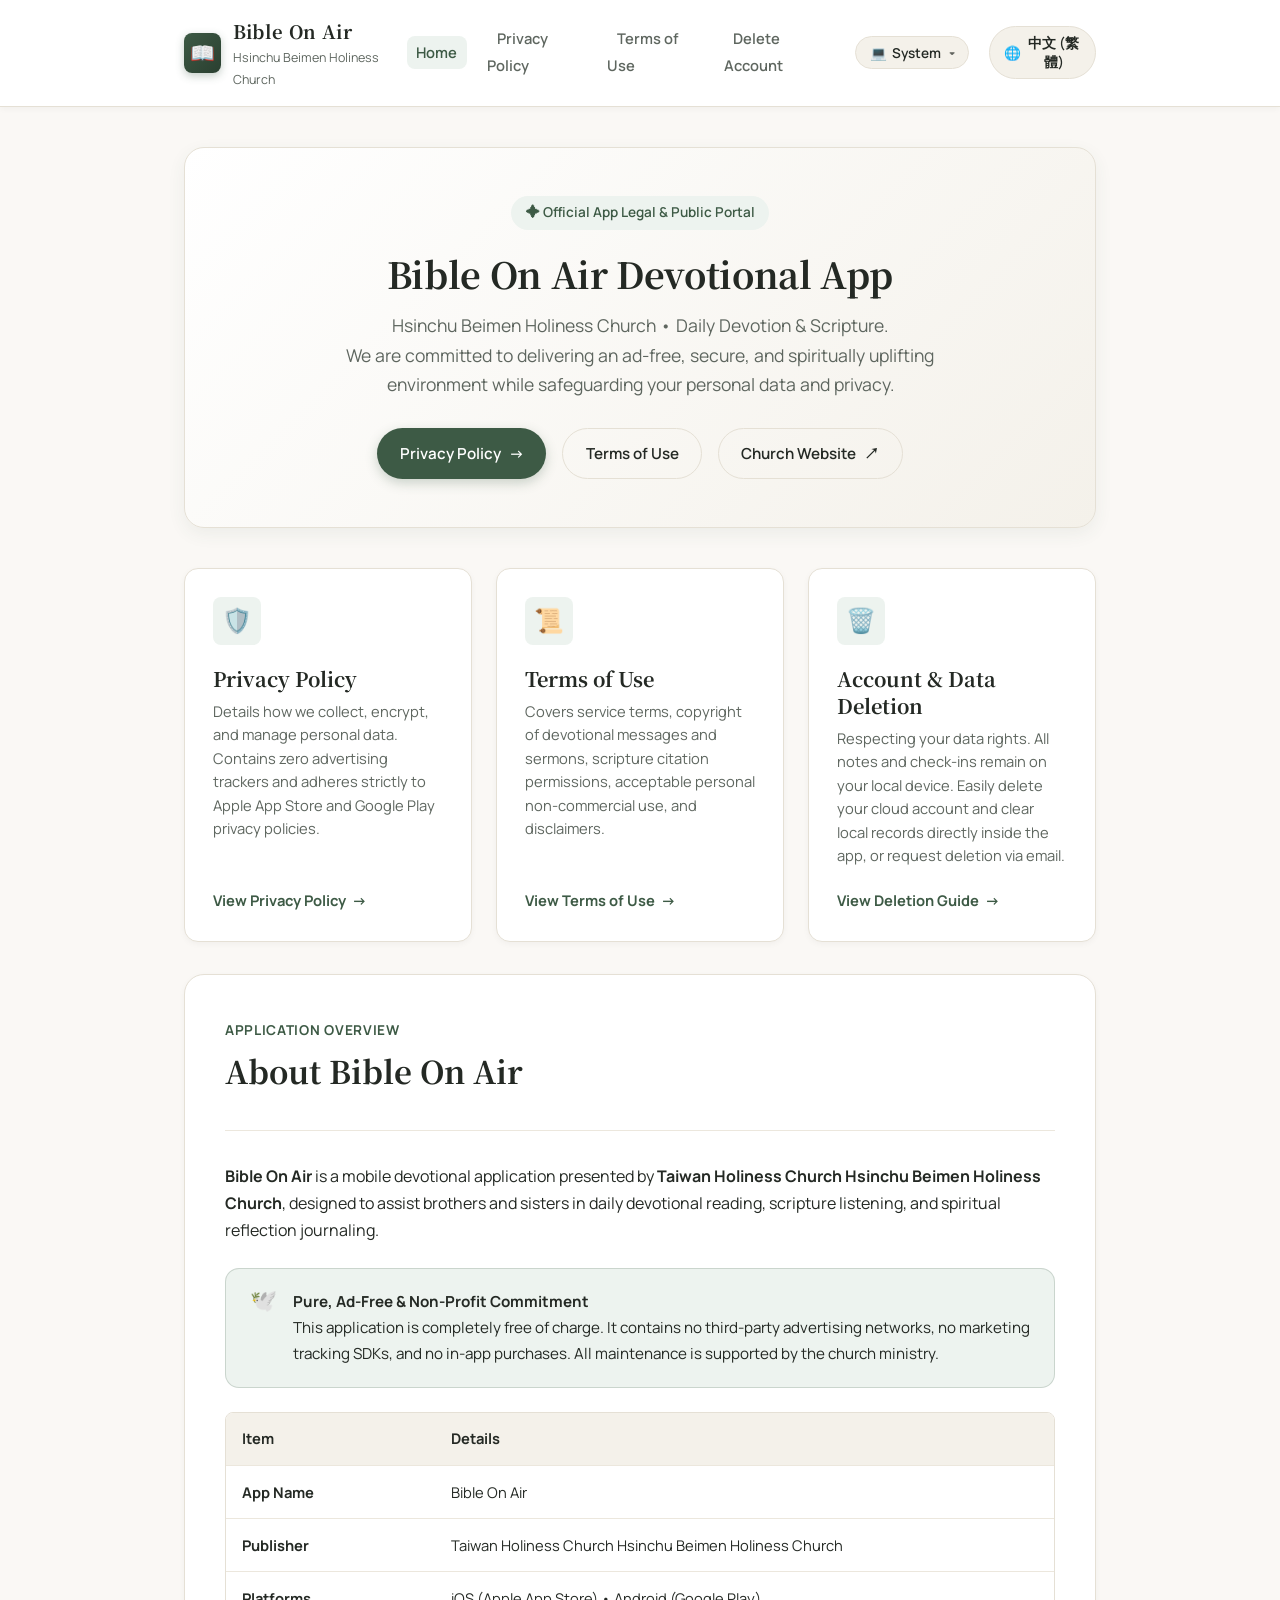
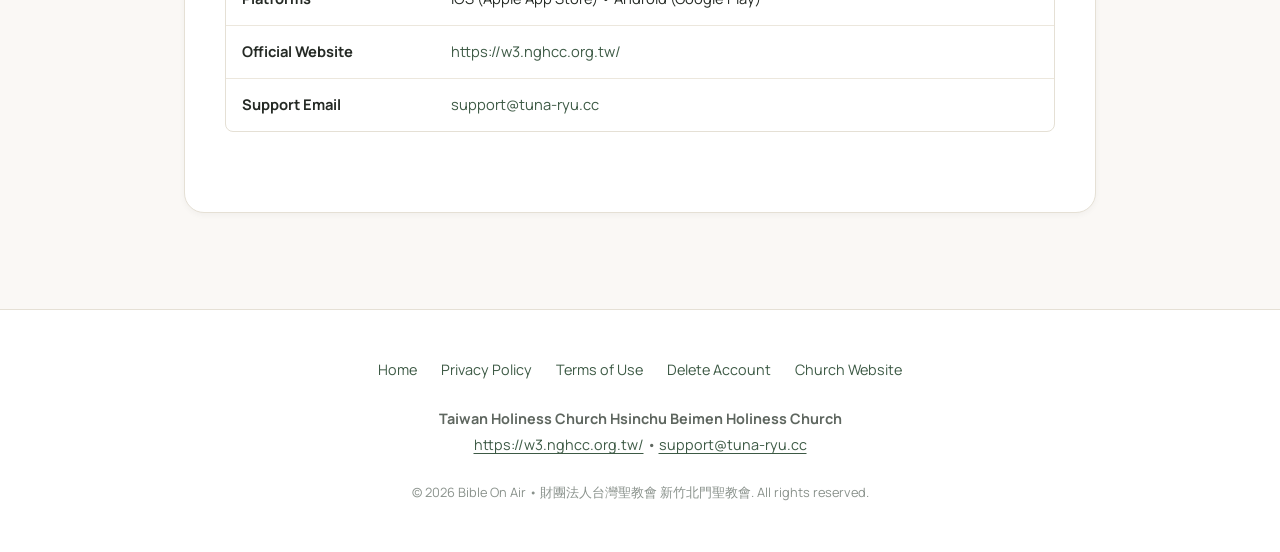
<file: index.html>
<!DOCTYPE html>
<html lang="zh-TW" data-lang="zh">
<head>
  <meta charset="UTF-8">
  <meta name="viewport" content="width=device-width, initial-scale=1.0">
  <title>Bible On Air - 官方條款與公開資訊 | 新竹北門聖教會</title>
  <meta name="description" content="Bible On Air 行動應用程式官方條款與公開入口：提供隱私權政策、服務條款、帳號資料刪除指引及教會官方聯繫資訊。新竹北門聖教會。">
  <link rel="preconnect" href="https://fonts.googleapis.com">
  <link rel="preconnect" href="https://fonts.gstatic.com" crossorigin>
  <link href="https://fonts.googleapis.com/css2?family=Manrope:wght@400;500;600;700&family=Noto+Serif+TC:wght@500;600;700;900&display=swap" rel="stylesheet">
  <script>
    (function() {
      var t = localStorage.getItem('boa_preferred_theme') || 'system';
      document.documentElement.setAttribute('data-theme', t);
    })();
  </script>
  <link rel="stylesheet" href="style.css?v=2610160802">
</head>
<body>

  <!-- Site Header -->
  <header class="site-header">
    <div class="header-container">
      <a href="index.html" class="brand-wrapper">
        <div class="brand-logo-icon">📖</div>
        <div class="brand-meta">
          <span class="brand-name">Bible On Air</span>
          <span class="brand-sub">
            <span class="lang-zh">新竹北門聖教會</span>
            <span class="lang-en">Hsinchu Beimen Holiness Church</span>
          </span>
        </div>
      </a>

      <nav>
        <ul class="nav-links">
          <li>
            <a href="index.html" class="nav-link active">
              <span class="lang-zh">首頁</span>
              <span class="lang-en">Home</span>
            </a>
          </li>
          <li>
            <a href="privacy.html" class="nav-link">
              <span class="lang-zh">隱私權政策</span>
              <span class="lang-en">Privacy Policy</span>
            </a>
          </li>
          <li>
            <a href="terms.html" class="nav-link">
              <span class="lang-zh">服務條款</span>
              <span class="lang-en">Terms of Use</span>
            </a>
          </li>
          <li>
            <a href="delete-account.html" class="nav-link">
              <span class="lang-zh">刪除帳號指引</span>
              <span class="lang-en">Delete Account</span>
            </a>
          </li>
          <li class="theme-dropdown-container">
            <button type="button" class="theme-switch-btn" aria-haspopup="true" aria-expanded="false" title="外觀：跟隨系統 (點擊展開選單)">
              <span class="theme-icon">💻</span>
              <span class="theme-label-zh lang-zh">系統</span>
              <span class="theme-label-en lang-en">System</span>
              <span class="dropdown-arrow">▾</span>
            </button>
            <div class="theme-dropdown-menu" role="menu">
              <button type="button" class="theme-menu-item active" data-theme-value="system" role="menuitem">
                <span class="theme-menu-item-left">
                  <span class="menu-icon">💻</span>
                  <span class="menu-label">
                    <span class="lang-zh">跟隨系統</span>
                    <span class="lang-en">System Default</span>
                  </span>
                </span>
                <span class="menu-check">✓</span>
              </button>
              <button type="button" class="theme-menu-item" data-theme-value="light" role="menuitem">
                <span class="theme-menu-item-left">
                  <span class="menu-icon">☀️</span>
                  <span class="menu-label">
                    <span class="lang-zh">淺色模式</span>
                    <span class="lang-en">Light Mode</span>
                  </span>
                </span>
                <span class="menu-check">✓</span>
              </button>
              <button type="button" class="theme-menu-item" data-theme-value="dark" role="menuitem">
                <span class="theme-menu-item-left">
                  <span class="menu-icon">🌙</span>
                  <span class="menu-label">
                    <span class="lang-zh">深色模式</span>
                    <span class="lang-en">Dark Mode</span>
                  </span>
                </span>
                <span class="menu-check">✓</span>
              </button>
            </div>
          </li>
          <li>
            <button type="button" class="lang-switch-btn" aria-label="Toggle language">
              🌐 <span class="lang-label">EN / English</span>
            </button>
          </li>
        </ul>
      </nav>
    </div>
  </header>

  <!-- Main Container -->
  <main class="main-wrapper">
    <!-- Hero Banner -->
    <section class="hero-card">
      <div class="hero-badge">
        <span class="lang-zh">✦ 官方應用程式法務與公開資訊</span>
        <span class="lang-en">✦ Official App Legal &amp; Public Portal</span>
      </div>
      <h1 class="hero-title">
        <span class="lang-zh">Bible On Air 靈修應用程式</span>
        <span class="lang-en">Bible On Air Devotional App</span>
      </h1>
      <p class="hero-subtitle">
        <span class="lang-zh">
          新竹北門聖教會・每日靈修聆聽神的話語。<br>
          我們致力於提供純淨、專注、無廣告的屬靈閱讀與默想陪伴，並嚴格保護您的個人資料與隱私。
        </span>
        <span class="lang-en">
          Hsinchu Beimen Holiness Church &bull; Daily Devotion &amp; Scripture.<br>
          We are committed to delivering an ad-free, secure, and spiritually uplifting environment while safeguarding your personal data and privacy.
        </span>
      </p>
      <div class="hero-actions">
        <a href="privacy.html" class="btn btn-primary">
          <span class="lang-zh">閱讀隱私權政策</span>
          <span class="lang-en">Privacy Policy</span> &rarr;
        </a>
        <a href="terms.html" class="btn btn-outline">
          <span class="lang-zh">閱讀服務條款</span>
          <span class="lang-en">Terms of Use</span>
        </a>
        <a href="https://w3.nghcc.org.tw/" target="_blank" rel="noopener noreferrer" class="btn btn-outline">
          <span class="lang-zh">訪問教會官網</span>
          <span class="lang-en">Church Website</span> &#x2197;
        </a>
      </div>
    </section>

    <!-- Key Sections Grid -->
    <section class="grid-cards">
      <!-- Privacy Policy Card -->
      <div class="card-item">
        <div>
          <div class="card-icon">🛡️</div>
          <h3>
            <span class="lang-zh">隱私權政策</span>
            <span class="lang-en">Privacy Policy</span>
          </h3>
          <p>
            <span class="lang-zh">
              詳細說明我們如何收集、加密保護與使用您的個人資料。本 App 不包含任何商業廣告追蹤，嚴格遵循 Apple App Store 與 Google Play 隱私規範。
            </span>
            <span class="lang-en">
              Details how we collect, encrypt, and manage personal data. Contains zero advertising trackers and adheres strictly to Apple App Store and Google Play privacy policies.
            </span>
          </p>
        </div>
        <a href="privacy.html" class="card-link">
          <span class="lang-zh">查看完整政策條款</span>
          <span class="lang-en">View Privacy Policy</span> &rarr;
        </a>
      </div>

      <!-- Terms of Use Card -->
      <div class="card-item">
        <div>
          <div class="card-icon">📜</div>
          <h3>
            <span class="lang-zh">服務條款 (EULA)</span>
            <span class="lang-en">Terms of Use</span>
          </h3>
          <p>
            <span class="lang-zh">
              涵蓋本服務之使用準則、靈修文章著作權所屬、聖經經文引用授權聲明、非商業用途保障及免責條款。
            </span>
            <span class="lang-en">
              Covers service terms, copyright of devotional messages and sermons, scripture citation permissions, acceptable personal non-commercial use, and disclaimers.
            </span>
          </p>
        </div>
        <a href="terms.html" class="card-link">
          <span class="lang-zh">查看完整服務條款</span>
          <span class="lang-en">View Terms of Use</span> &rarr;
        </a>
      </div>

      <!-- Delete Account Card -->
      <div class="card-item">
        <div>
          <div class="card-icon">🗑️</div>
          <h3>
            <span class="lang-zh">帳號與資料刪除指引</span>
            <span class="lang-en">Account &amp; Data Deletion</span>
          </h3>
          <p>
            <span class="lang-zh">
              隨時尊重您的資料自主權。本 App 之靈修筆記與打卡純存放於您的本機手機。您可在 App「個人檔案」一鍵徹底清除雲端帳號與本機所有資料，或透過支援信箱由專人為您辦理。
            </span>
            <span class="lang-en">
              Respecting your data rights. All notes and check-ins remain on your local device. Easily delete your cloud account and clear local records directly inside the app, or request deletion via email.
            </span>
          </p>
        </div>
        <a href="delete-account.html" class="card-link">
          <span class="lang-zh">查看刪除流程與指引</span>
          <span class="lang-en">View Deletion Guide</span> &rarr;
        </a>
      </div>
    </section>

    <!-- Information Card -->
    <article class="doc-card" style="margin-top: 1.5rem;">
      <div class="doc-header">
        <div class="doc-tag">
          <span class="lang-zh">應用程式資訊與特色</span>
          <span class="lang-en">Application Overview</span>
        </div>
        <h2 class="doc-title">
          <span class="lang-zh">關於 Bible On Air</span>
          <span class="lang-en">About Bible On Air</span>
        </h2>
      </div>

      <div class="doc-section">
        <p>
          <span class="lang-zh">
            <strong>Bible On Air</strong> 是由 <strong>財團法人台灣聖教會 新竹北門聖教會</strong> 推出的屬靈靈修行動應用程式，旨在協助弟兄姊妹在每日生活中穩定親近神、研讀經文、聆聽信息並記錄屬靈心得。
          </span>
          <span class="lang-en">
            <strong>Bible On Air</strong> is a mobile devotional application presented by <strong>Taiwan Holiness Church Hsinchu Beimen Holiness Church</strong>, designed to assist brothers and sisters in daily devotional reading, scripture listening, and spiritual reflection journaling.
          </span>
        </p>

        <div class="callout callout-info">
          <div class="callout-icon">🕊️</div>
          <div>
            <strong>
              <span class="lang-zh">純淨無廣告・無營利承諾</span>
              <span class="lang-en">Pure, Ad-Free &amp; Non-Profit Commitment</span>
            </strong><br>
            <span class="lang-zh">
              本應用程式完全免費提供，內部無任何第三方廣告聯播網（Ad Networks）、無追蹤行銷代碼，亦無任何應用程式內購（In-App Purchases）機制。所有經費與維運均由教會支持。
            </span>
            <span class="lang-en">
              This application is completely free of charge. It contains no third-party advertising networks, no marketing tracking SDKs, and no in-app purchases. All maintenance is supported by the church ministry.
            </span>
          </div>
        </div>

        <div class="data-table-wrapper">
          <table class="data-table">
            <thead>
              <tr>
                <th><span class="lang-zh">項目</span><span class="lang-en">Item</span></th>
                <th><span class="lang-zh">規格與說明</span><span class="lang-en">Details</span></th>
              </tr>
            </thead>
            <tbody>
              <tr>
                <td><strong><span class="lang-zh">應用程式名稱</span><span class="lang-en">App Name</span></strong></td>
                <td>Bible On Air</td>
              </tr>
              <tr>
                <td><strong><span class="lang-zh">發行單位</span><span class="lang-en">Publisher</span></strong></td>
                <td>
                  <span class="lang-zh">財團法人台灣聖教會 新竹北門聖教會</span>
                  <span class="lang-en">Taiwan Holiness Church Hsinchu Beimen Holiness Church</span>
                </td>
              </tr>
              <tr>
                <td><strong><span class="lang-zh">支援平台</span><span class="lang-en">Platforms</span></strong></td>
                <td>iOS (Apple App Store) &bull; Android (Google Play)</td>
              </tr>
              <tr>
                <td><strong><span class="lang-zh">教會官方網站</span><span class="lang-en">Official Website</span></strong></td>
                <td><a href="https://w3.nghcc.org.tw/" target="_blank" rel="noopener noreferrer">https://w3.nghcc.org.tw/</a></td>
              </tr>
              <tr>
                <td><strong><span class="lang-zh">應用程式支援信箱</span><span class="lang-en">Support Email</span></strong></td>
                <td><a href="mailto:support@tuna-ryu.cc">support@tuna-ryu.cc</a></td>
              </tr>
            </tbody>
          </table>
        </div>
      </div>
    </article>
  </main>

  <!-- Site Footer -->
  <footer class="site-footer">
    <div class="footer-container">
      <nav class="footer-nav">
        <a href="index.html">
          <span class="lang-zh">首頁</span>
          <span class="lang-en">Home</span>
        </a>
        <a href="privacy.html">
          <span class="lang-zh">隱私權政策</span>
          <span class="lang-en">Privacy Policy</span>
        </a>
        <a href="terms.html">
          <span class="lang-zh">服務條款</span>
          <span class="lang-en">Terms of Use</span>
        </a>
        <a href="delete-account.html">
          <span class="lang-zh">刪除帳號指引</span>
          <span class="lang-en">Delete Account</span>
        </a>
        <a href="https://w3.nghcc.org.tw/" target="_blank" rel="noopener noreferrer">
          <span class="lang-zh">教會官方網站</span>
          <span class="lang-en">Church Website</span>
        </a>
      </nav>

      <div class="footer-church-info">
        <strong>
          <span class="lang-zh">財團法人台灣聖教會 新竹北門聖教會</span>
          <span class="lang-en">Taiwan Holiness Church Hsinchu Beimen Holiness Church</span>
        </strong><br>
        <span class="lang-zh">官方網站：</span><a href="https://w3.nghcc.org.tw/" target="_blank" rel="noopener noreferrer">https://w3.nghcc.org.tw/</a> &bull;
        <span class="lang-zh">技術支援與問題諮詢：</span><a href="mailto:support@tuna-ryu.cc">support@tuna-ryu.cc</a>
      </div>

      <div class="footer-copy">
        &copy; 2026 Bible On Air &bull; 財團法人台灣聖教會 新竹北門聖教會. All rights reserved.
      </div>
    </div>
  </footer>

  <script src="script.js?v=2610160802"></script>
</body>
</html>
</file>
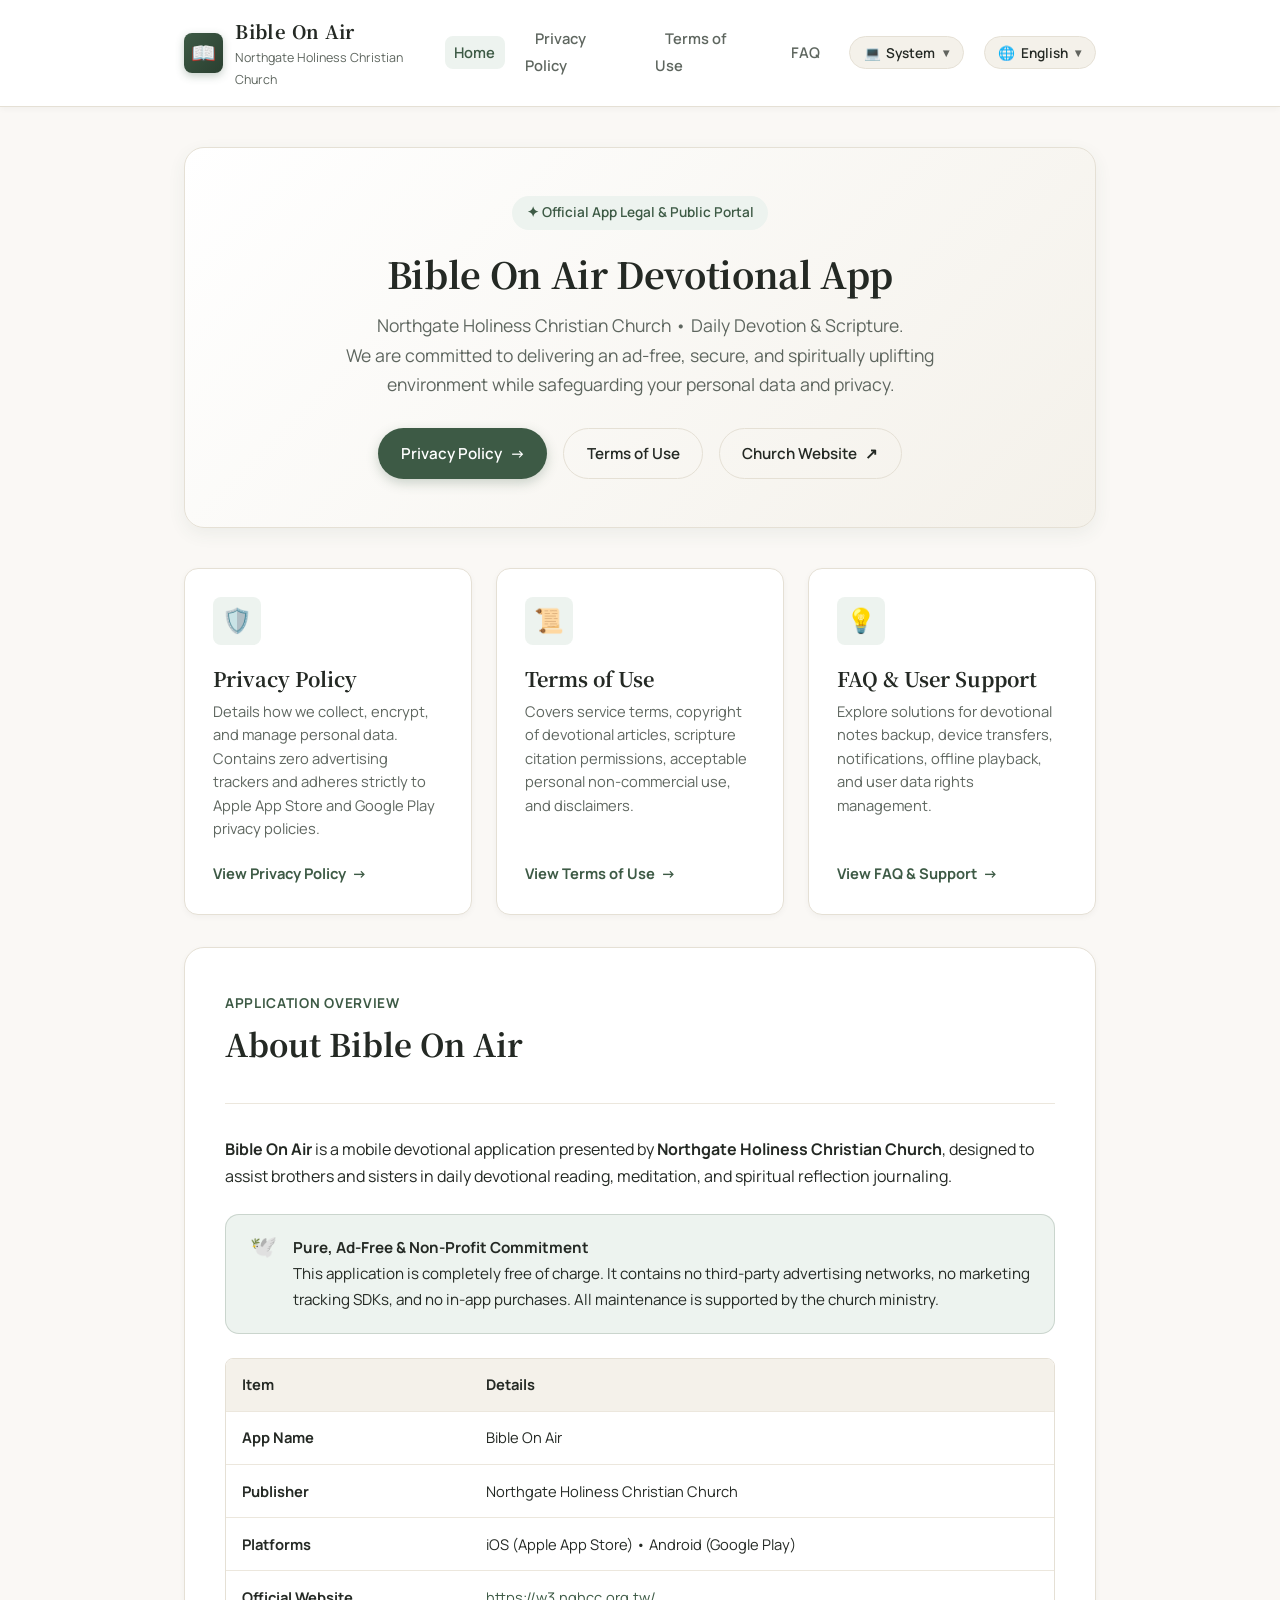
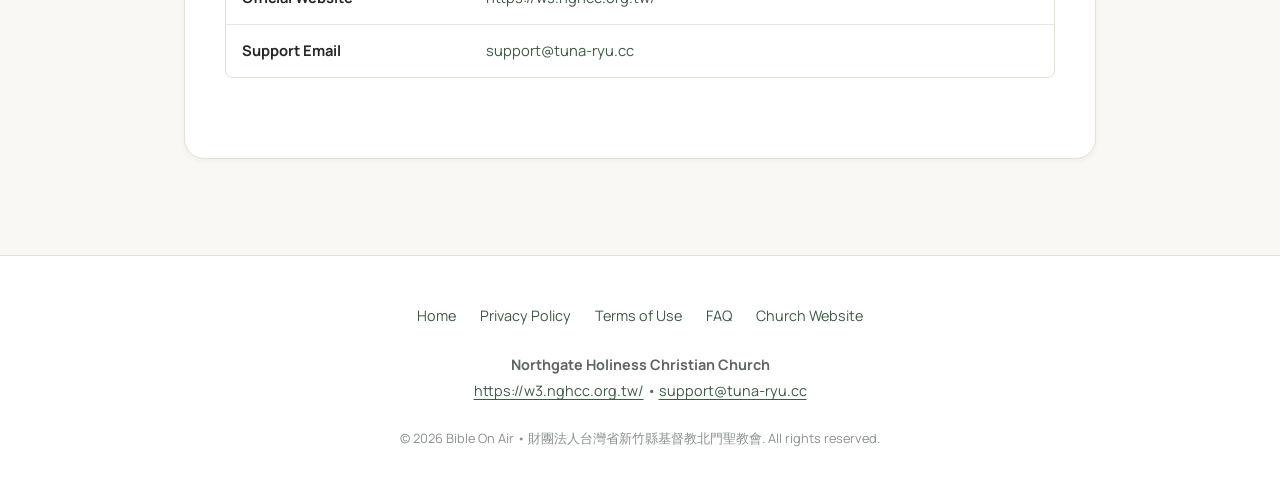
<file: docs/index.html>
<!DOCTYPE html>
<html lang="zh-TW" data-lang="zh">
<head>
  <meta charset="UTF-8">
  <meta name="viewport" content="width=device-width, initial-scale=1.0">
  <title>Bible On Air - 官方條款與公開資訊 | 新竹北門聖教會</title>
  <meta name="description" content="Bible On Air 行動應用程式官方條款與公開入口：提供隱私權政策、服務條款、帳號資料刪除指引及教會官方聯繫資訊。新竹北門聖教會。">
  <link rel="preconnect" href="https://fonts.googleapis.com">
  <link rel="preconnect" href="https://fonts.gstatic.com" crossorigin>
  <link href="https://fonts.googleapis.com/css2?family=Manrope:wght@400;500;600;700&family=Noto+Serif+TC:wght@500;600;700;900&display=swap" rel="stylesheet">
  <script src="script.js?v=2611071409"></script>
  <link rel="stylesheet" href="style.css?v=2611071409">
</head>
<body>

  <!-- Site Header Component -->
  <site-header></site-header>

  <!-- Main Container -->
  <main class="main-wrapper">
    <!-- Hero Banner -->
    <section class="hero-card">
      <div class="hero-badge">
        <span class="lang-zh">✦ 官方應用程式法務與公開資訊</span>
        <span class="lang-en">✦ Official App Legal &amp; Public Portal</span>
      </div>
      <h1 class="hero-title">
        <span class="lang-zh">Bible On Air 靈修應用程式</span>
        <span class="lang-en">Bible On Air Devotional App</span>
      </h1>
      <p class="hero-subtitle">
        <span class="lang-zh">
          新竹北門聖教會・每日靈修聆聽神的話語。<br>
          我們致力於提供純淨、專注、無廣告的屬靈閱讀與默想陪伴，並嚴格保護您的個人資料與隱私。
        </span>
        <span class="lang-en">
          Northgate Holiness Christian Church &bull; Daily Devotion &amp; Scripture.<br>
          We are committed to delivering an ad-free, secure, and spiritually uplifting environment while safeguarding your personal data and privacy.
        </span>
      </p>
      <div class="hero-actions">
        <a href="privacy.html" class="btn btn-primary">
          <span class="lang-zh">閱讀隱私權政策</span>
          <span class="lang-en">Privacy Policy</span> &rarr;
        </a>
        <a href="terms.html" class="btn btn-outline">
          <span class="lang-zh">閱讀服務條款</span>
          <span class="lang-en">Terms of Use</span>
        </a>
        <a href="https://w3.nghcc.org.tw/" target="_blank" rel="noopener noreferrer" class="btn btn-outline">
          <span class="lang-zh">訪問教會官網</span>
          <span class="lang-en">Church Website</span> &#x2197;
        </a>
      </div>
    </section>

    <!-- Key Sections Grid -->
    <section class="grid-cards">
      <!-- Privacy Policy Card -->
      <div class="card-item">
        <div>
          <div class="card-icon">🛡️</div>
          <h3>
            <span class="lang-zh">隱私權政策</span>
            <span class="lang-en">Privacy Policy</span>
          </h3>
          <p>
            <span class="lang-zh">
              詳細說明我們如何收集、加密保護與使用您的個人資料。本 App 不包含任何商業廣告追蹤，嚴格遵循 Apple App Store 與 Google Play 隱私規範。
            </span>
            <span class="lang-en">
              Details how we collect, encrypt, and manage personal data. Contains zero advertising trackers and adheres strictly to Apple App Store and Google Play privacy policies.
            </span>
          </p>
        </div>
        <a href="privacy.html" class="card-link">
          <span class="lang-zh">查看完整政策條款</span>
          <span class="lang-en">View Privacy Policy</span> &rarr;
        </a>
      </div>

      <!-- Terms of Use Card -->
      <div class="card-item">
        <div>
          <div class="card-icon">📜</div>
          <h3>
            <span class="lang-zh">服務條款 (EULA)</span>
            <span class="lang-en">Terms of Use</span>
          </h3>
          <p>
            <span class="lang-zh">
              涵蓋本服務之使用準則、靈修文章著作權所屬、聖經經文引用授權聲明、非商業用途保障及免責條款。
            </span>
            <span class="lang-en">
              Covers service terms, copyright of devotional articles, scripture citation permissions, acceptable personal non-commercial use, and disclaimers.
            </span>
          </p>
        </div>
        <a href="terms.html" class="card-link">
          <span class="lang-zh">查看完整服務條款</span>
          <span class="lang-en">View Terms of Use</span> &rarr;
        </a>
      </div>

      <!-- FAQ & Support Card -->
      <div class="card-item">
        <div>
          <div class="card-icon">💡</div>
          <h3>
            <span class="lang-zh">常見問題與使用支援</span>
            <span class="lang-en">FAQ &amp; User Support</span>
          </h3>
          <p>
            <span class="lang-zh">
              彙整靈修筆記備份、換機移轉、推播設定、離線使用範圍及帳號與資料自主權指引，解答您在日常生活中的各項使用疑問。
            </span>
            <span class="lang-en">
              Explore solutions for devotional notes backup, device transfers, notifications, offline playback, and user data rights management.
            </span>
          </p>
        </div>
        <a href="faq.html" class="card-link">
          <span class="lang-zh">查看常見問題與支援</span>
          <span class="lang-en">View FAQ &amp; Support</span> &rarr;
        </a>
      </div>
    </section>

    <!-- Information Card -->
    <article class="doc-card" style="margin-top: 1.5rem;">
      <div class="doc-header">
        <div class="doc-tag">
          <span class="lang-zh">應用程式資訊與特色</span>
          <span class="lang-en">Application Overview</span>
        </div>
        <h2 class="doc-title">
          <span class="lang-zh">關於 Bible On Air</span>
          <span class="lang-en">About Bible On Air</span>
        </h2>
      </div>

      <div class="doc-section">
        <p>
          <span class="lang-zh">
            <strong>Bible On Air</strong> 是由 <strong>財團法人台灣省新竹縣基督教北門聖教會</strong> 推出的屬靈靈修行動應用程式，旨在協助弟兄姊妹在每日生活中穩定親近神、研讀經文、默想靈修並記錄屬靈心得。
          </span>
          <span class="lang-en">
            <strong>Bible On Air</strong> is a mobile devotional application presented by <strong>Northgate Holiness Christian Church</strong>, designed to assist brothers and sisters in daily devotional reading, meditation, and spiritual reflection journaling.
          </span>
        </p>

        <div class="callout callout-info">
          <div class="callout-icon">🕊️</div>
          <div>
            <strong>
              <span class="lang-zh">純淨無廣告・無營利承諾</span>
              <span class="lang-en">Pure, Ad-Free &amp; Non-Profit Commitment</span>
            </strong><br>
            <span class="lang-zh">
              本應用程式完全免費提供，內部無任何第三方廣告聯播網（Ad Networks）、無追蹤行銷代碼，亦無任何應用程式內購（In-App Purchases）機制。所有經費與維運均由教會支持。
            </span>
            <span class="lang-en">
              This application is completely free of charge. It contains no third-party advertising networks, no marketing tracking SDKs, and no in-app purchases. All maintenance is supported by the church ministry.
            </span>
          </div>
        </div>

        <div class="data-table-wrapper">
          <table class="data-table">
            <thead>
              <tr>
                <th><span class="lang-zh">項目</span><span class="lang-en">Item</span></th>
                <th><span class="lang-zh">規格與說明</span><span class="lang-en">Details</span></th>
              </tr>
            </thead>
            <tbody>
              <tr>
                <td><strong><span class="lang-zh">應用程式名稱</span><span class="lang-en">App Name</span></strong></td>
                <td>Bible On Air</td>
              </tr>
              <tr>
                <td><strong><span class="lang-zh">發行單位</span><span class="lang-en">Publisher</span></strong></td>
                <td>
                  <span class="lang-zh">財團法人台灣省新竹縣基督教北門聖教會</span>
                  <span class="lang-en">Northgate Holiness Christian Church</span>
                </td>
              </tr>
              <tr>
                <td><strong><span class="lang-zh">支援平台</span><span class="lang-en">Platforms</span></strong></td>
                <td>iOS (Apple App Store) &bull; Android (Google Play)</td>
              </tr>
              <tr>
                <td><strong><span class="lang-zh">教會官方網站</span><span class="lang-en">Official Website</span></strong></td>
                <td><a href="https://w3.nghcc.org.tw/" target="_blank" rel="noopener noreferrer">https://w3.nghcc.org.tw/</a></td>
              </tr>
              <tr>
                <td><strong><span class="lang-zh">應用程式支援信箱</span><span class="lang-en">Support Email</span></strong></td>
                <td><a href="mailto:support@tuna-ryu.cc">support@tuna-ryu.cc</a></td>
              </tr>
            </tbody>
          </table>
        </div>
      </div>
    </article>
  </main>

  <!-- Site Footer -->
  <footer class="site-footer">
    <div class="footer-container">
      <nav class="footer-nav">
        <a href="index.html">
          <span class="lang-zh">首頁</span>
          <span class="lang-en">Home</span>
        </a>
        <a href="privacy.html">
          <span class="lang-zh">隱私權政策</span>
          <span class="lang-en">Privacy Policy</span>
        </a>
        <a href="terms.html">
          <span class="lang-zh">服務條款</span>
          <span class="lang-en">Terms of Use</span>
        </a>
        <a href="faq.html">
          <span class="lang-zh">常見問題</span>
          <span class="lang-en">FAQ</span>
        </a>
        <a href="https://w3.nghcc.org.tw/" target="_blank" rel="noopener noreferrer">
          <span class="lang-zh">教會官方網站</span>
          <span class="lang-en">Church Website</span>
        </a>
      </nav>

      <div class="footer-church-info">
        <strong>
          <span class="lang-zh">財團法人台灣省新竹縣基督教北門聖教會</span>
          <span class="lang-en">Northgate Holiness Christian Church</span>
        </strong><br>
        <span class="lang-zh">官方網站：</span><a href="https://w3.nghcc.org.tw/" target="_blank" rel="noopener noreferrer">https://w3.nghcc.org.tw/</a> &bull;
        <span class="lang-zh">技術支援與問題諮詢：</span><a href="mailto:support@tuna-ryu.cc">support@tuna-ryu.cc</a>
      </div>

      <div class="footer-copy">
        &copy; 2026 Bible On Air &bull; 財團法人台灣省新竹縣基督教北門聖教會. All rights reserved.
      </div>
    </div>
  </footer>
</body>
</html>
</file>
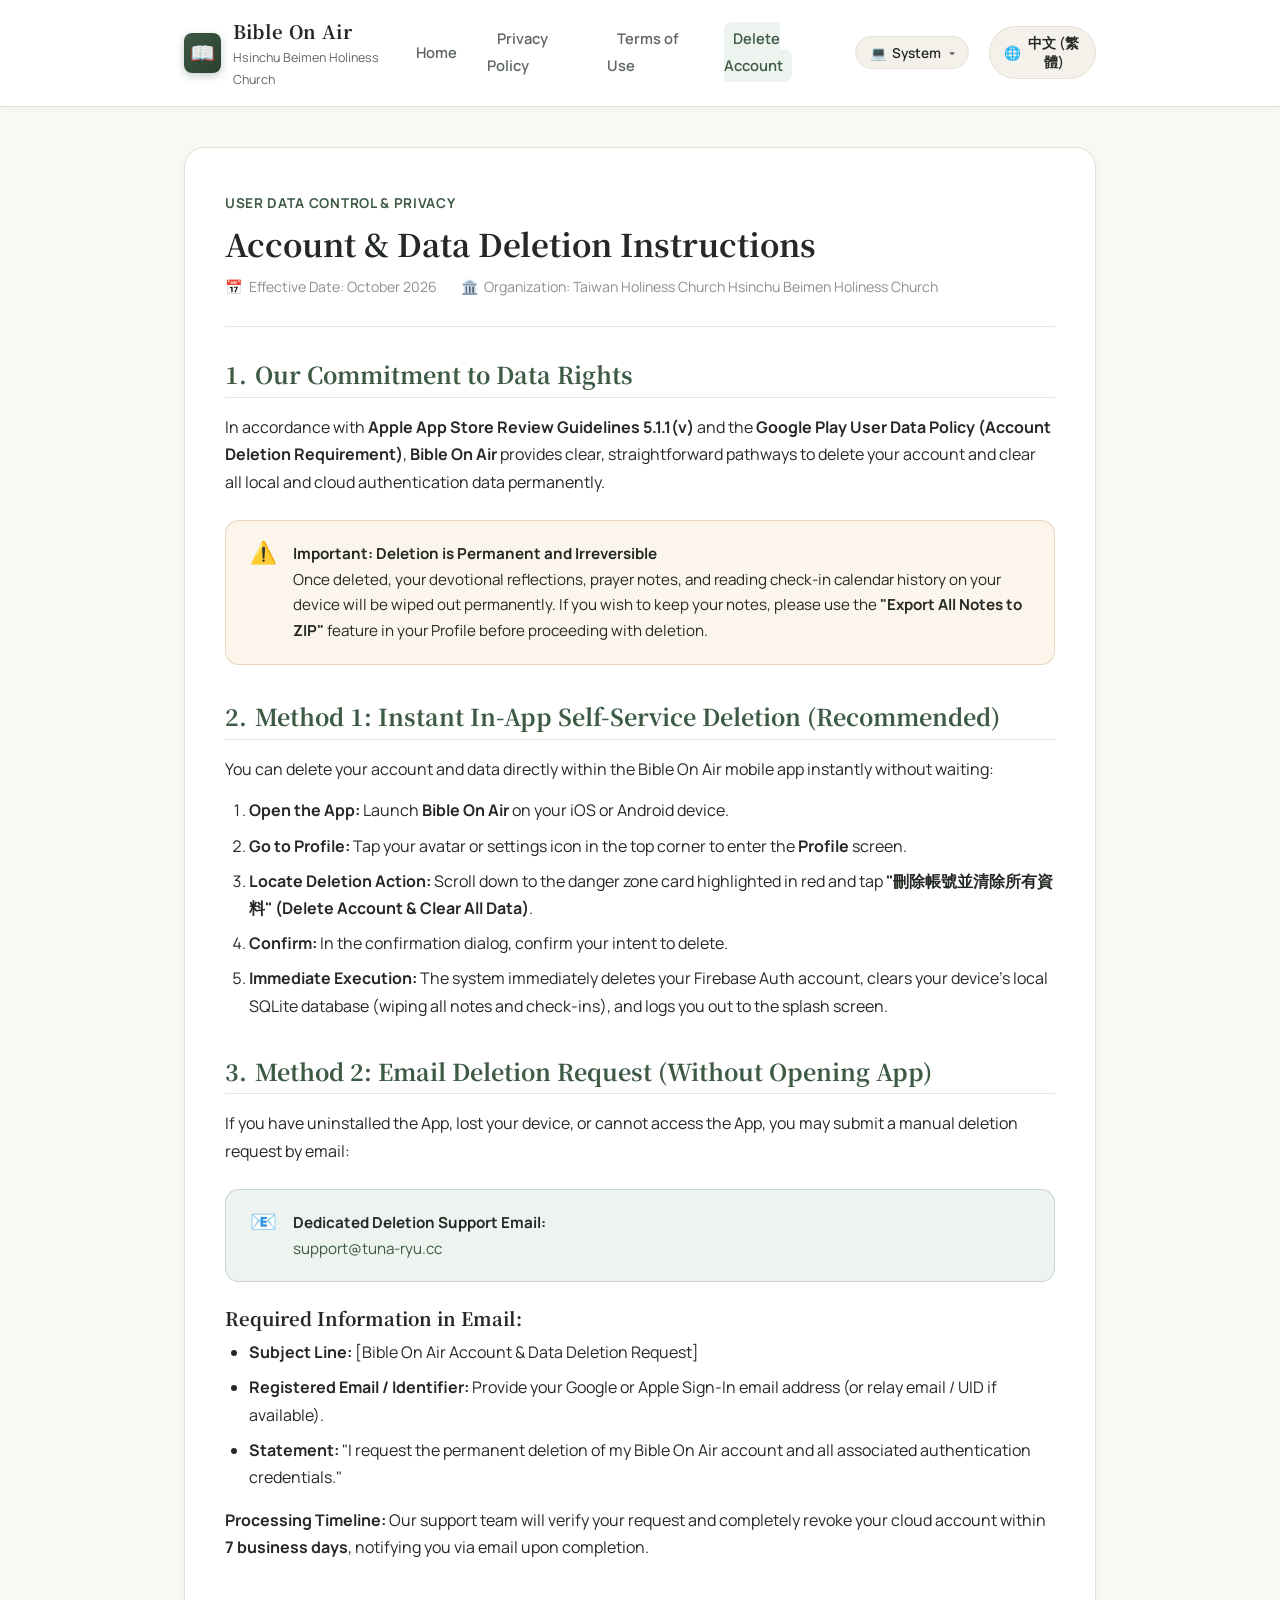
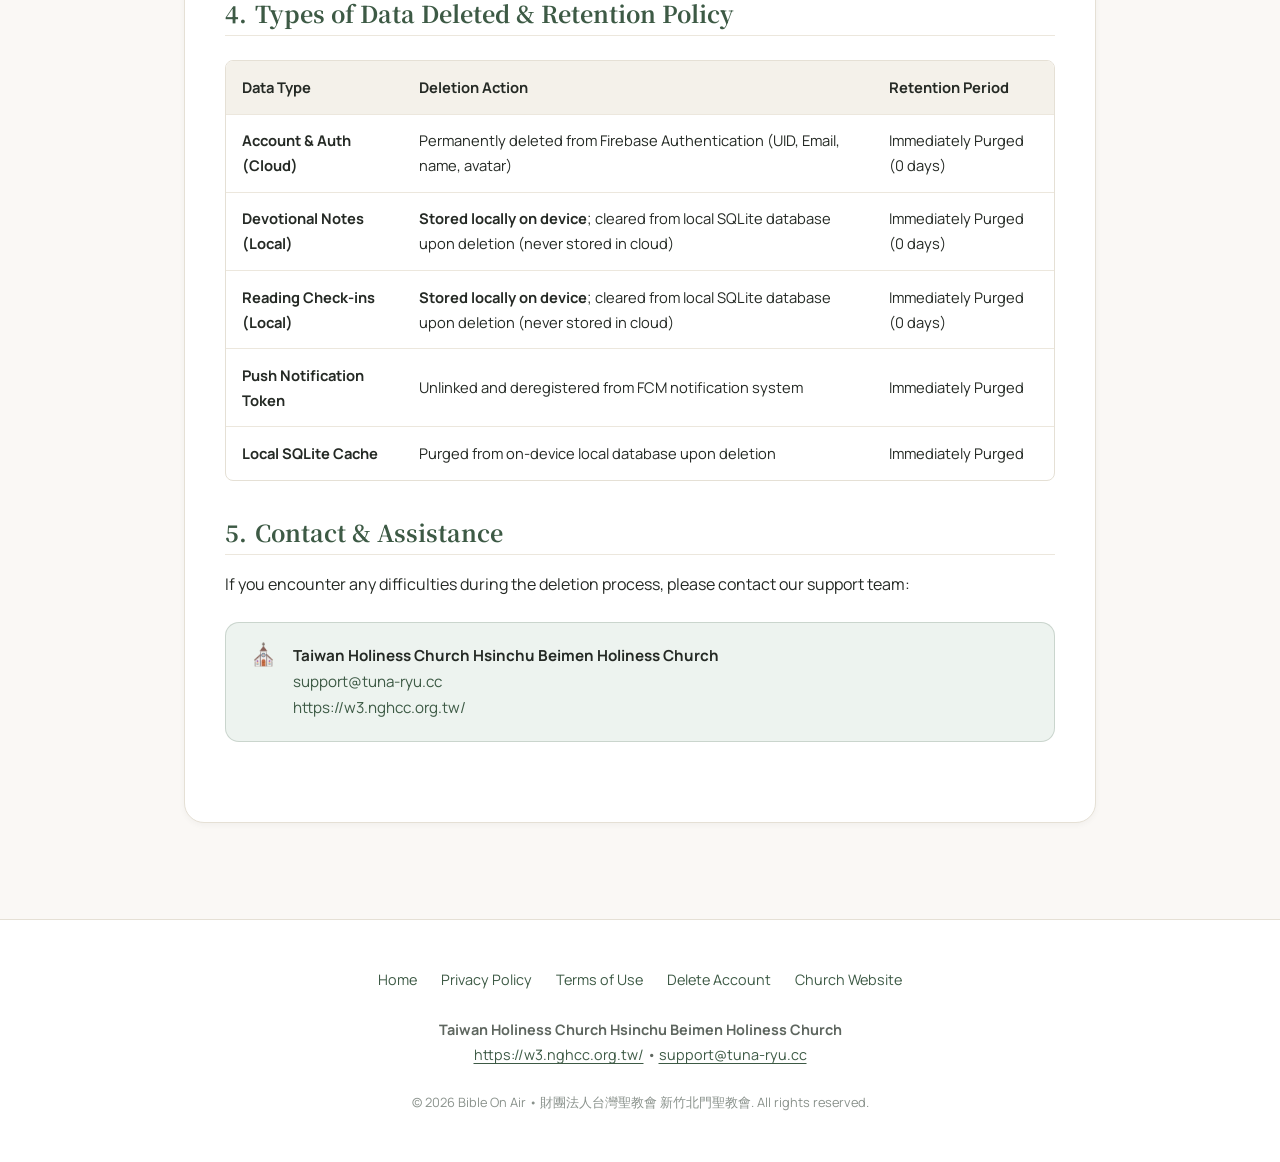
<file: delete-account.html>
<!DOCTYPE html>
<html lang="zh-TW" data-lang="zh">
<head>
  <meta charset="UTF-8">
  <meta name="viewport" content="width=device-width, initial-scale=1.0">
  <title>帳號與個人資料刪除指引 (Account & Data Deletion) - Bible On Air | 新竹北門聖教會</title>
  <meta name="description" content="Bible On Air 帳號與個人資料刪除指引 (Account & Data Deletion)：符合 Apple App Store 與 Google Play 審查規範之公開帳號刪除流程說明與客服申請管道。">
  <link rel="preconnect" href="https://fonts.googleapis.com">
  <link rel="preconnect" href="https://fonts.gstatic.com" crossorigin>
  <link href="https://fonts.googleapis.com/css2?family=Manrope:wght@400;500;600;700&family=Noto+Serif+TC:wght@500;600;700;900&display=swap" rel="stylesheet">
  <script>
    (function() {
      var t = localStorage.getItem('boa_preferred_theme') || 'system';
      document.documentElement.setAttribute('data-theme', t);
    })();
  </script>
  <link rel="stylesheet" href="style.css?v=2610160802">
</head>
<body>

  <!-- Site Header -->
  <header class="site-header">
    <div class="header-container">
      <a href="index.html" class="brand-wrapper">
        <div class="brand-logo-icon">📖</div>
        <div class="brand-meta">
          <span class="brand-name">Bible On Air</span>
          <span class="brand-sub">
            <span class="lang-zh">新竹北門聖教會</span>
            <span class="lang-en">Hsinchu Beimen Holiness Church</span>
          </span>
        </div>
      </a>

      <nav>
        <ul class="nav-links">
          <li>
            <a href="index.html" class="nav-link">
              <span class="lang-zh">首頁</span>
              <span class="lang-en">Home</span>
            </a>
          </li>
          <li>
            <a href="privacy.html" class="nav-link">
              <span class="lang-zh">隱私權政策</span>
              <span class="lang-en">Privacy Policy</span>
            </a>
          </li>
          <li>
            <a href="terms.html" class="nav-link">
              <span class="lang-zh">服務條款</span>
              <span class="lang-en">Terms of Use</span>
            </a>
          </li>
          <li>
            <a href="delete-account.html" class="nav-link active">
              <span class="lang-zh">刪除帳號指引</span>
              <span class="lang-en">Delete Account</span>
            </a>
          </li>
          <li class="theme-dropdown-container">
            <button type="button" class="theme-switch-btn" aria-haspopup="true" aria-expanded="false" title="外觀：跟隨系統 (點擊展開選單)">
              <span class="theme-icon">💻</span>
              <span class="theme-label-zh lang-zh">系統</span>
              <span class="theme-label-en lang-en">System</span>
              <span class="dropdown-arrow">▾</span>
            </button>
            <div class="theme-dropdown-menu" role="menu">
              <button type="button" class="theme-menu-item active" data-theme-value="system" role="menuitem">
                <span class="theme-menu-item-left">
                  <span class="menu-icon">💻</span>
                  <span class="menu-label">
                    <span class="lang-zh">跟隨系統</span>
                    <span class="lang-en">System Default</span>
                  </span>
                </span>
                <span class="menu-check">✓</span>
              </button>
              <button type="button" class="theme-menu-item" data-theme-value="light" role="menuitem">
                <span class="theme-menu-item-left">
                  <span class="menu-icon">☀️</span>
                  <span class="menu-label">
                    <span class="lang-zh">淺色模式</span>
                    <span class="lang-en">Light Mode</span>
                  </span>
                </span>
                <span class="menu-check">✓</span>
              </button>
              <button type="button" class="theme-menu-item" data-theme-value="dark" role="menuitem">
                <span class="theme-menu-item-left">
                  <span class="menu-icon">🌙</span>
                  <span class="menu-label">
                    <span class="lang-zh">深色模式</span>
                    <span class="lang-en">Dark Mode</span>
                  </span>
                </span>
                <span class="menu-check">✓</span>
              </button>
            </div>
          </li>
          <li>
            <button type="button" class="lang-switch-btn" aria-label="Toggle language">
              🌐 <span class="lang-label">EN / English</span>
            </button>
          </li>
        </ul>
      </nav>
    </div>
  </header>

  <!-- Main Container -->
  <main class="main-wrapper">
    <article class="doc-card">
      <div class="doc-header">
        <div class="doc-tag">
          <span class="lang-zh">使用者資料自主權</span>
          <span class="lang-en">User Data Control &amp; Privacy</span>
        </div>
        <h1 class="doc-title">
          <span class="lang-zh">Bible On Air 帳號與個人資料刪除指引</span>
          <span class="lang-en">Account &amp; Data Deletion Instructions</span>
        </h1>
        <div class="doc-meta">
          <span>📅 <span class="lang-zh">最後更新與生效日期：2026 年 10 月</span><span class="lang-en">Effective Date: October 2026</span></span>
          <span>🏛️ <span class="lang-zh">主辦單位：財團法人台灣聖教會 新竹北門聖教會</span><span class="lang-en">Organization: Taiwan Holiness Church Hsinchu Beimen Holiness Church</span></span>
        </div>
      </div>

      <!-- Overview -->
      <section class="doc-section">
        <h2>
          <span>1.</span>
          <span class="lang-zh">資料刪除承諾</span>
          <span class="lang-en">Our Commitment to Data Rights</span>
        </h2>
        <p>
          <span class="lang-zh">
            為保障您的個人資料自主權，並完全遵循 <strong>Apple App Store Review Guidelines 5.1.1(v)</strong> 與 <strong>Google Play 使用者資料政策（User Data Policy - Account Deletion Requirement）</strong>，<strong>Bible On Air</strong> 提供完整透明的帳號與資料刪除管道。無論您身在何處，皆可隨時要求刪除雲端登入帳號及清除手機本機所有紀錄。
          </span>
          <span class="lang-en">
            In accordance with <strong>Apple App Store Review Guidelines 5.1.1(v)</strong> and the <strong>Google Play User Data Policy (Account Deletion Requirement)</strong>, <strong>Bible On Air</strong> provides clear, straightforward pathways to delete your account and clear all local and cloud authentication data permanently.
          </span>
        </p>

        <div class="callout callout-warning">
          <div class="callout-icon">⚠️</div>
          <div>
            <strong>
              <span class="lang-zh">重要提醒：刪除操作不可逆</span>
              <span class="lang-en">Important: Deletion is Permanent and Irreversible</span>
            </strong><br>
            <span class="lang-zh">
              帳號刪除完成後，您存放在手機本機的靈修心得、感言、讀經打卡月曆紀錄皆會被永久抹除，無法復原。若您希望保留歷年靈修筆記，建議您在執行刪除前，先至 App「個人檔案」點選<strong>「匯出全部心得為 ZIP 檔」</strong>下載備份。
            </span>
            <span class="lang-en">
              Once deleted, your devotional reflections, prayer notes, and reading check-in calendar history on your device will be wiped out permanently. If you wish to keep your notes, please use the <strong>"Export All Notes to ZIP"</strong> feature in your Profile before proceeding with deletion.
            </span>
          </div>
        </div>
      </section>

      <!-- Method 1: In-App Self-Service -->
      <section class="doc-section">
        <h2>
          <span>2.</span>
          <span class="lang-zh">途徑一：App 內即時自主刪除（推薦，立即生效）</span>
          <span class="lang-en">Method 1: Instant In-App Self-Service Deletion (Recommended)</span>
        </h2>
        <p>
          <span class="lang-zh">
            您可以在手機上的 Bible On Air 應用程式內直接完成即時刪除，無需等待人工審核：
          </span>
          <span class="lang-en">
            You can delete your account and data directly within the Bible On Air mobile app instantly without waiting:
          </span>
        </p>

        <ol>
          <li>
            <span class="lang-zh"><strong>開啟 App：</strong>在您的 iOS 或 Android 裝置上啟動 <strong>Bible On Air</strong>。</span>
            <span class="lang-en"><strong>Open the App:</strong> Launch <strong>Bible On Air</strong> on your iOS or Android device.</span>
          </li>
          <li>
            <span class="lang-zh"><strong>前往個人檔案：</strong>點選畫面右上角的大頭貼或選單，進入<strong>「個人檔案 (Profile)」</strong>頁面。</span>
            <span class="lang-en"><strong>Go to Profile:</strong> Tap your avatar or settings icon in the top corner to enter the <strong>Profile</strong> screen.</span>
          </li>
          <li>
            <span class="lang-zh"><strong>找到刪除選項：</strong>向下滑動至頁面底部的危險操作區，點選紅色的<strong>「刪除帳號並清除所有資料」</strong>選項。</span>
            <span class="lang-en"><strong>Locate Deletion Action:</strong> Scroll down to the danger zone card highlighted in red and tap <strong>"刪除帳號並清除所有資料" (Delete Account &amp; Clear All Data)</strong>.</span>
          </li>
          <li>
            <span class="lang-zh"><strong>二次確認：</strong>在系統跳出的警告對話框中，點選確認刪除。</span>
            <span class="lang-en"><strong>Confirm:</strong> In the confirmation dialog, confirm your intent to delete.</span>
          </li>
          <li>
            <span class="lang-zh"><strong>即刻抹除：</strong>系統將自動連線 Firebase 伺服器註銷並刪除您的帳號認證憑證，同時清空手機本機 SQLite 資料庫（抹除所有個人筆記與打卡紀錄），隨後自動登出返回初始畫面。</span>
            <span class="lang-en"><strong>Immediate Execution:</strong> The system immediately deletes your Firebase Auth account, clears your device's local SQLite database (wiping all notes and check-ins), and logs you out to the splash screen.</span>
          </li>
        </ol>
      </section>

      <!-- Method 2: Email Request -->
      <section class="doc-section">
        <h2>
          <span>3.</span>
          <span class="lang-zh">途徑二：透過電子郵件專人人工申請（免開 App）</span>
          <span class="lang-en">Method 2: Email Deletion Request (Without Opening App)</span>
        </h2>
        <p>
          <span class="lang-zh">
            若您已經解除安裝應用程式、更換新手機或無法開啟 App，您可透過官方客服信箱提出人工刪除申請：
          </span>
          <span class="lang-en">
            If you have uninstalled the App, lost your device, or cannot access the App, you may submit a manual deletion request by email:
          </span>
        </p>

        <div class="callout callout-info">
          <div class="callout-icon">📧</div>
          <div>
            <strong>
              <span class="lang-zh">專人刪除申請信箱：</span>
              <span class="lang-en">Dedicated Deletion Support Email:</span>
            </strong><br>
            <a href="mailto:support@tuna-ryu.cc?subject=%E3%80%90Bible%20On%20Air%20%E5%B8%B3%E8%99%9F%E8%88%87%E8%B3%87%E6%96%99%E5%88%AA%E9%99%A4%E7%94%B3%E8%AB%8B%E3%80%9F">support@tuna-ryu.cc</a>
          </div>
        </div>

        <h3>
          <span class="lang-zh">信件填寫內容規範：</span>
          <span class="lang-en">Required Information in Email:</span>
        </h3>
        <ul>
          <li>
            <span class="lang-zh"><strong>信件主旨：</strong>【Bible On Air 帳號與個人資料刪除申請】</span>
            <span class="lang-en"><strong>Subject Line:</strong> [Bible On Air Account &amp; Data Deletion Request]</span>
          </li>
          <li>
            <span class="lang-zh"><strong>註冊信箱 / 身分識別：</strong>請提供您在 Google 或 Apple 登入時使用的電子郵件地址（若使用 Apple 隱藏信箱，請提供您的轉發代碼或使用者 UID）。</span>
            <span class="lang-en"><strong>Registered Email / Identifier:</strong> Provide your Google or Apple Sign-In email address (or relay email / UID if available).</span>
          </li>
          <li>
            <span class="lang-zh"><strong>申請說明：</strong>註明「本人申請永久刪除 Bible On Air 應用程式登入帳號與認證資訊」。</span>
            <span class="lang-en"><strong>Statement:</strong> "I request the permanent deletion of my Bible On Air account and all associated authentication credentials."</span>
          </li>
        </ul>
        <p>
          <span class="lang-zh">
            <strong>處理時程：</strong>我們將於收到信件後 <strong>7 個工作天內</strong> 完成身分核對與雲端 Firebase 帳號註銷抹除，並以電子郵件回覆確認信函。
          </span>
          <span class="lang-en">
            <strong>Processing Timeline:</strong> Our support team will verify your request and completely revoke your cloud account within <strong>7 business days</strong>, notifying you via email upon completion.
          </span>
        </p>
      </section>

      <!-- Data Deleted vs Retained -->
      <section class="doc-section">
        <h2>
          <span>4.</span>
          <span class="lang-zh">刪除的資料範圍與保留政策</span>
          <span class="lang-en">Types of Data Deleted &amp; Retention Policy</span>
        </h2>
        <div class="data-table-wrapper">
          <table class="data-table">
            <thead>
              <tr>
                <th><span class="lang-zh">資料類型</span><span class="lang-en">Data Type</span></th>
                <th><span class="lang-zh">刪除處理方式</span><span class="lang-en">Deletion Action</span></th>
                <th><span class="lang-zh">保留期限</span><span class="lang-en">Retention Period</span></th>
              </tr>
            </thead>
            <tbody>
              <tr>
                <td><strong><span class="lang-zh">雲端登入身分與認證資料</span><span class="lang-en">Account &amp; Auth (Cloud)</span></strong></td>
                <td>
                  <span class="lang-zh">自 Firebase Authentication 徹底註銷並抹除 UID、Email、暱稱及大頭貼</span>
                  <span class="lang-en">Permanently deleted from Firebase Authentication (UID, Email, name, avatar)</span>
                </td>
                <td><span class="lang-zh">即刻抹除，零保留</span><span class="lang-en">Immediately Purged (0 days)</span></td>
              </tr>
              <tr>
                <td><strong><span class="lang-zh">靈修心得與筆記</span><span class="lang-en">Devotional Notes (Local)</span></strong></td>
                <td>
                  <span class="lang-zh"><strong>純儲存於本機裝置</strong>；App 執行刪除時自手機 SQLite 資料庫完整抹除（雲端無儲存）</span>
                  <span class="lang-en"><strong>Stored locally on device</strong>; cleared from local SQLite database upon deletion (never stored in cloud)</span>
                </td>
                <td><span class="lang-zh">即刻抹除，零保留</span><span class="lang-en">Immediately Purged (0 days)</span></td>
              </tr>
              <tr>
                <td><strong><span class="lang-zh">讀經打卡歷程</span><span class="lang-en">Reading Check-ins (Local)</span></strong></td>
                <td>
                  <span class="lang-zh"><strong>純儲存於本機裝置</strong>；App 執行刪除時自手機 SQLite 資料庫完整抹除（雲端無儲存）</span>
                  <span class="lang-en"><strong>Stored locally on device</strong>; cleared from local SQLite database upon deletion (never stored in cloud)</span>
                </td>
                <td><span class="lang-zh">即刻抹除，零保留</span><span class="lang-en">Immediately Purged (0 days)</span></td>
              </tr>
              <tr>
                <td><strong><span class="lang-zh">推播通知代碼 (FCM)</span><span class="lang-en">Push Notification Token</span></strong></td>
                <td>
                  <span class="lang-zh">解除推播綁定並自系統註銷</span>
                  <span class="lang-en">Unlinked and deregistered from FCM notification system</span>
                </td>
                <td><span class="lang-zh">即刻抹除</span><span class="lang-en">Immediately Purged</span></td>
              </tr>
              <tr>
                <td><strong><span class="lang-zh">本機快取資料庫</span><span class="lang-en">Local SQLite Cache</span></strong></td>
                <td>
                  <span class="lang-zh">清空裝置內部儲存之文章、筆記與閱讀快取</span>
                  <span class="lang-en">Purged from on-device local database upon deletion</span>
                </td>
                <td><span class="lang-zh">即刻清空</span><span class="lang-en">Immediately Purged</span></td>
              </tr>
            </tbody>
          </table>
        </div>
      </section>

      <!-- Contact -->
      <section class="doc-section">
        <h2>
          <span>5.</span>
          <span class="lang-zh">問題洽詢與支援</span>
          <span class="lang-en">Contact &amp; Assistance</span>
        </h2>
        <p>
          <span class="lang-zh">若您在執行帳號刪除過程中遭遇任何困難，歡迎隨時聯繫技術團隊：</span>
          <span class="lang-en">If you encounter any difficulties during the deletion process, please contact our support team:</span>
        </p>
        <div class="callout callout-info">
          <div class="callout-icon">⛪</div>
          <div>
            <strong>
              <span class="lang-zh">財團法人台灣聖教會 新竹北門聖教會</span>
              <span class="lang-en">Taiwan Holiness Church Hsinchu Beimen Holiness Church</span>
            </strong><br>
            <span class="lang-zh">技術支援信箱：</span><a href="mailto:support@tuna-ryu.cc">support@tuna-ryu.cc</a><br>
            <span class="lang-zh">教會官方網站：</span><a href="https://w3.nghcc.org.tw/" target="_blank" rel="noopener noreferrer">https://w3.nghcc.org.tw/</a>
          </div>
        </div>
      </section>
    </article>
  </main>

  <!-- Site Footer -->
  <footer class="site-footer">
    <div class="footer-container">
      <nav class="footer-nav">
        <a href="index.html">
          <span class="lang-zh">首頁</span>
          <span class="lang-en">Home</span>
        </a>
        <a href="privacy.html">
          <span class="lang-zh">隱私權政策</span>
          <span class="lang-en">Privacy Policy</span>
        </a>
        <a href="terms.html">
          <span class="lang-zh">服務條款</span>
          <span class="lang-en">Terms of Use</span>
        </a>
        <a href="delete-account.html">
          <span class="lang-zh">刪除帳號指引</span>
          <span class="lang-en">Delete Account</span>
        </a>
        <a href="https://w3.nghcc.org.tw/" target="_blank" rel="noopener noreferrer">
          <span class="lang-zh">教會官方網站</span>
          <span class="lang-en">Church Website</span>
        </a>
      </nav>

      <div class="footer-church-info">
        <strong>
          <span class="lang-zh">財團法人台灣聖教會 新竹北門聖教會</span>
          <span class="lang-en">Taiwan Holiness Church Hsinchu Beimen Holiness Church</span>
        </strong><br>
        <span class="lang-zh">官方網站：</span><a href="https://w3.nghcc.org.tw/" target="_blank" rel="noopener noreferrer">https://w3.nghcc.org.tw/</a> &bull;
        <span class="lang-zh">技術支援與問題諮詢：</span><a href="mailto:support@tuna-ryu.cc">support@tuna-ryu.cc</a>
      </div>

      <div class="footer-copy">
        &copy; 2026 Bible On Air &bull; 財團法人台灣聖教會 新竹北門聖教會. All rights reserved.
      </div>
    </div>
  </footer>

  <script src="script.js?v=2610160802"></script>
</body>
</html>
</file>
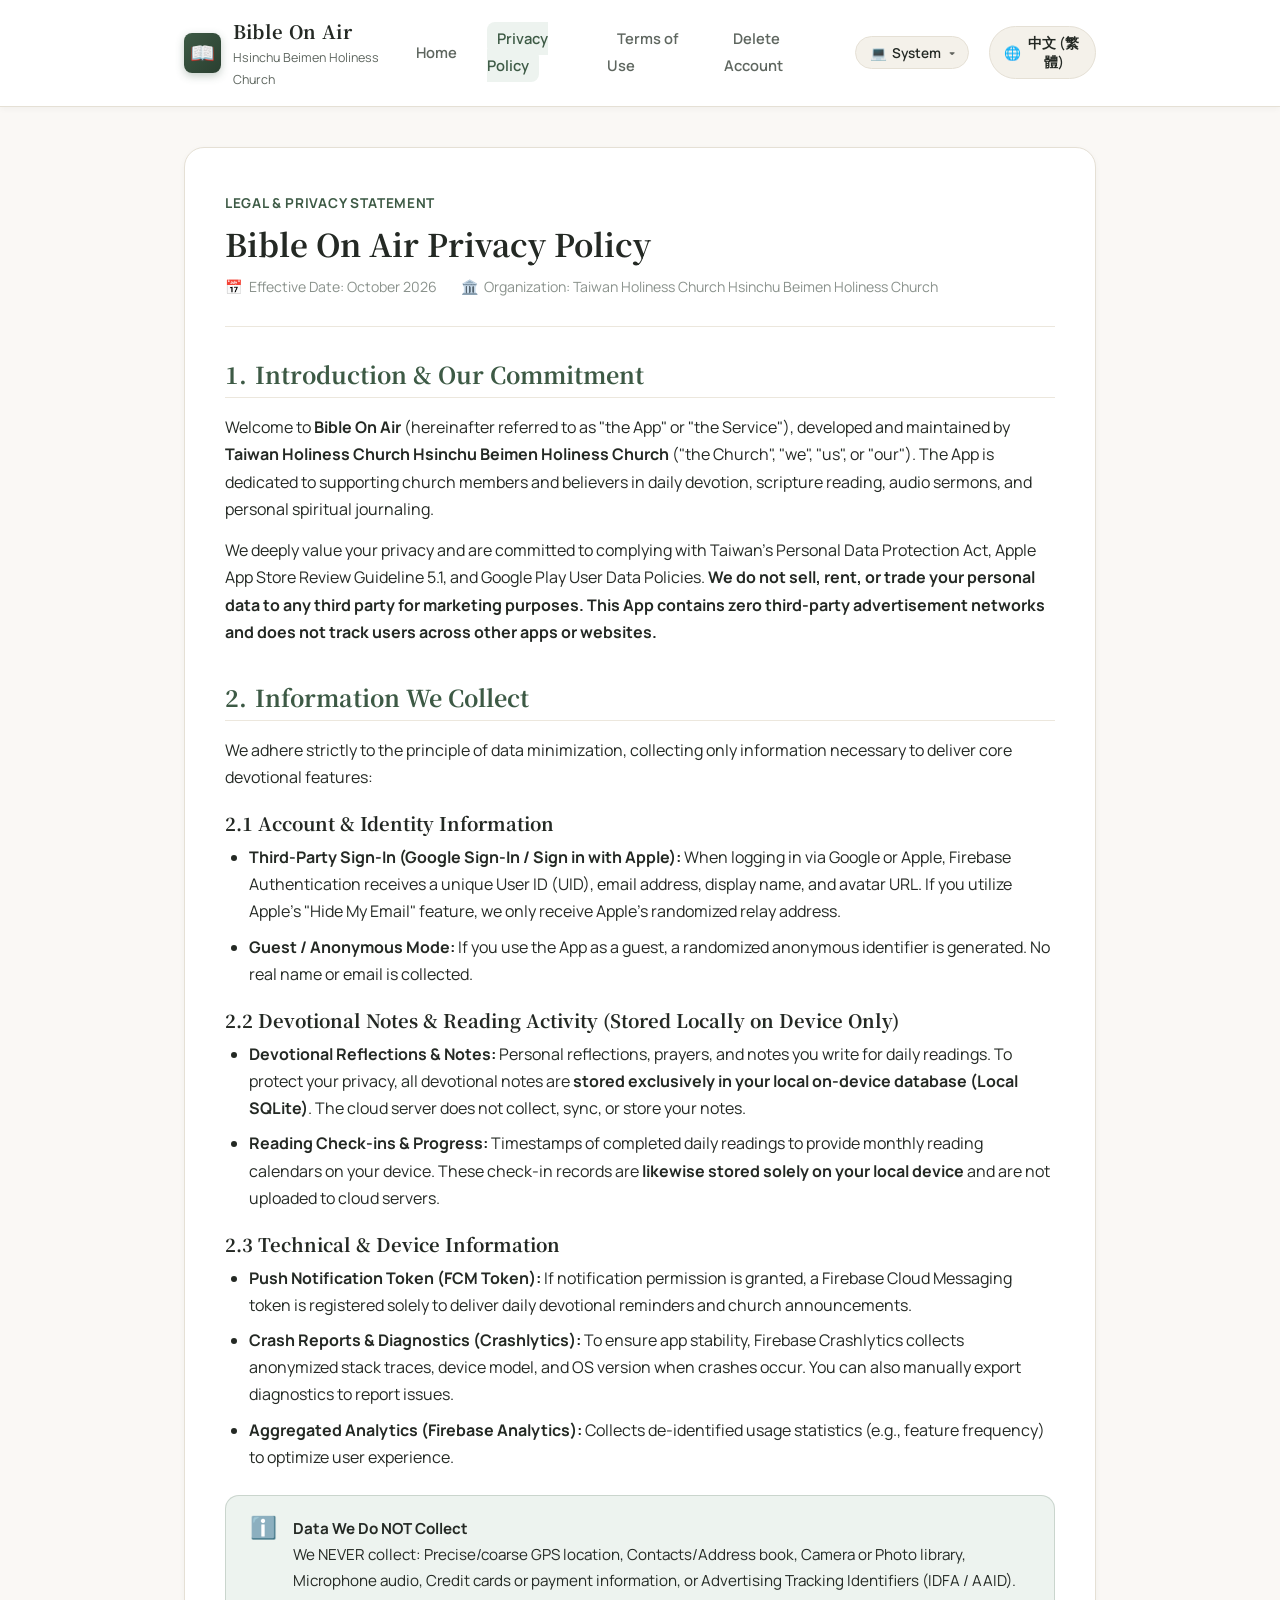
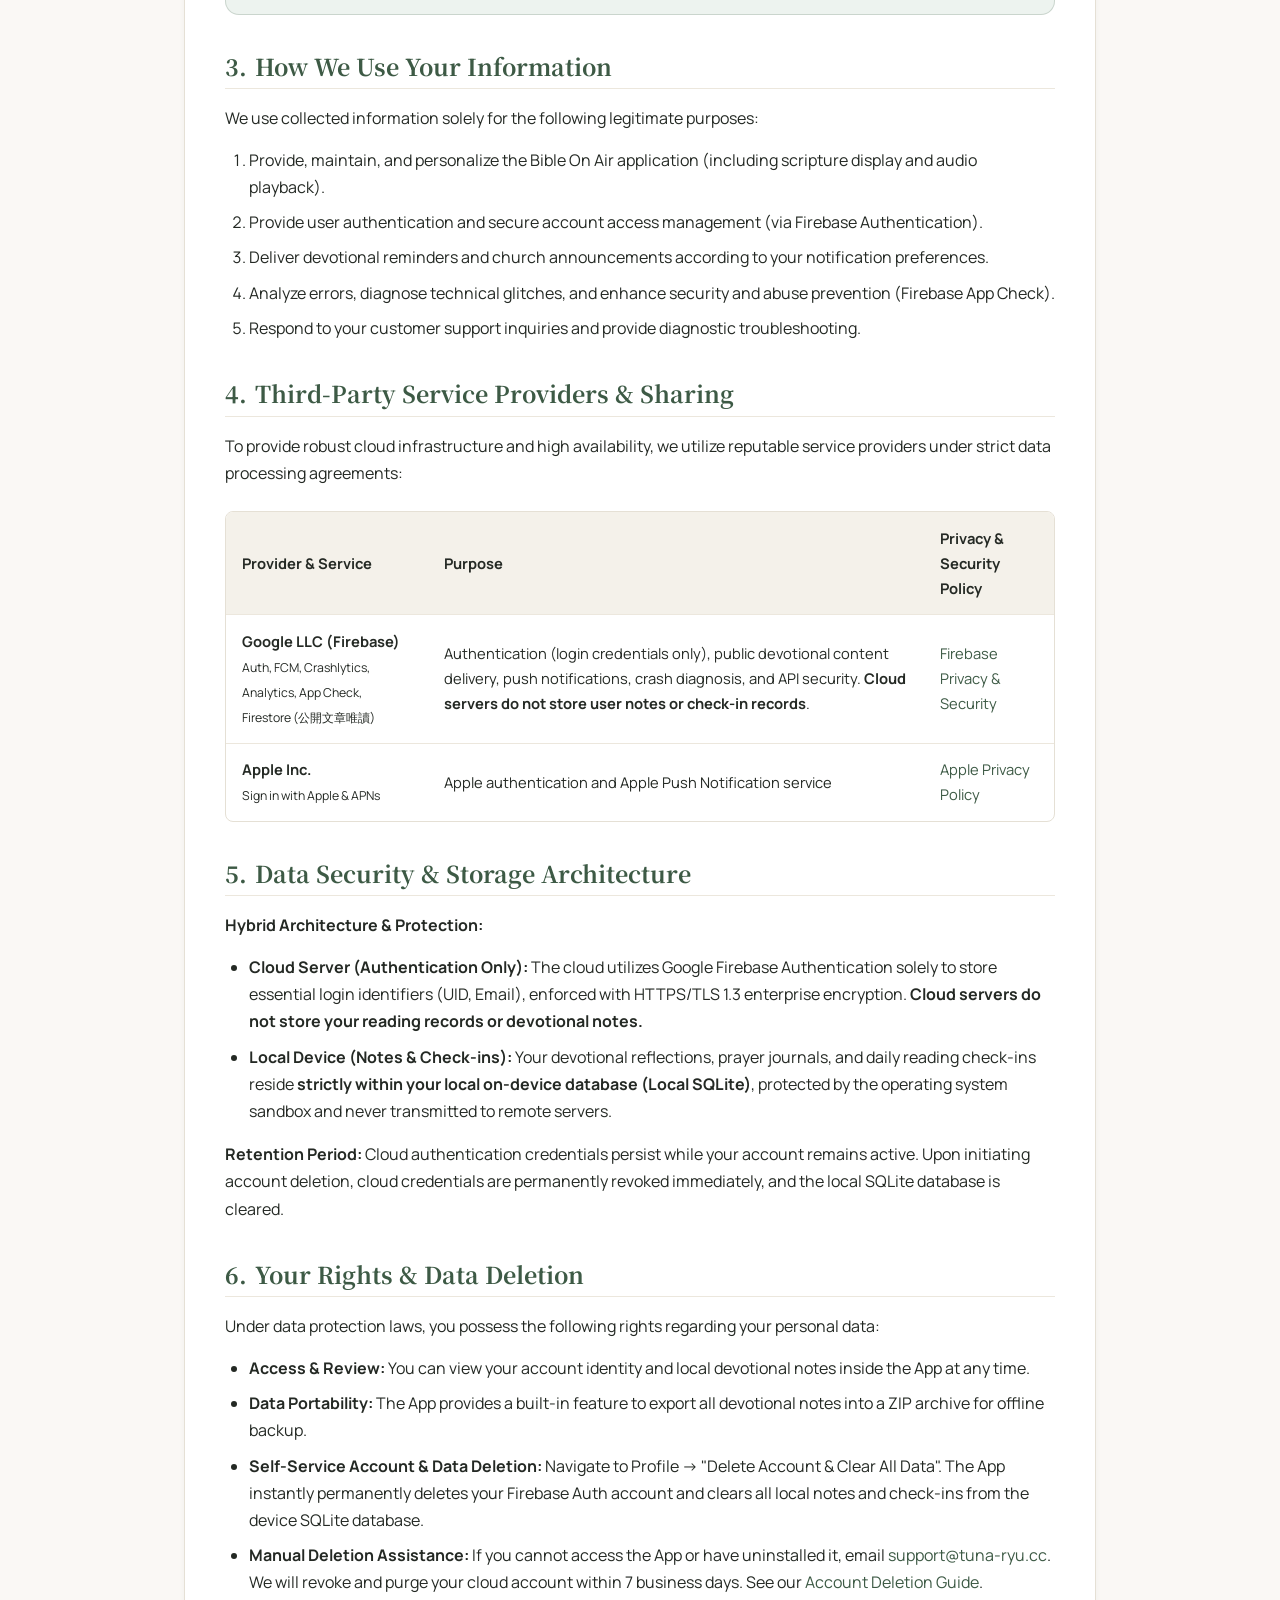
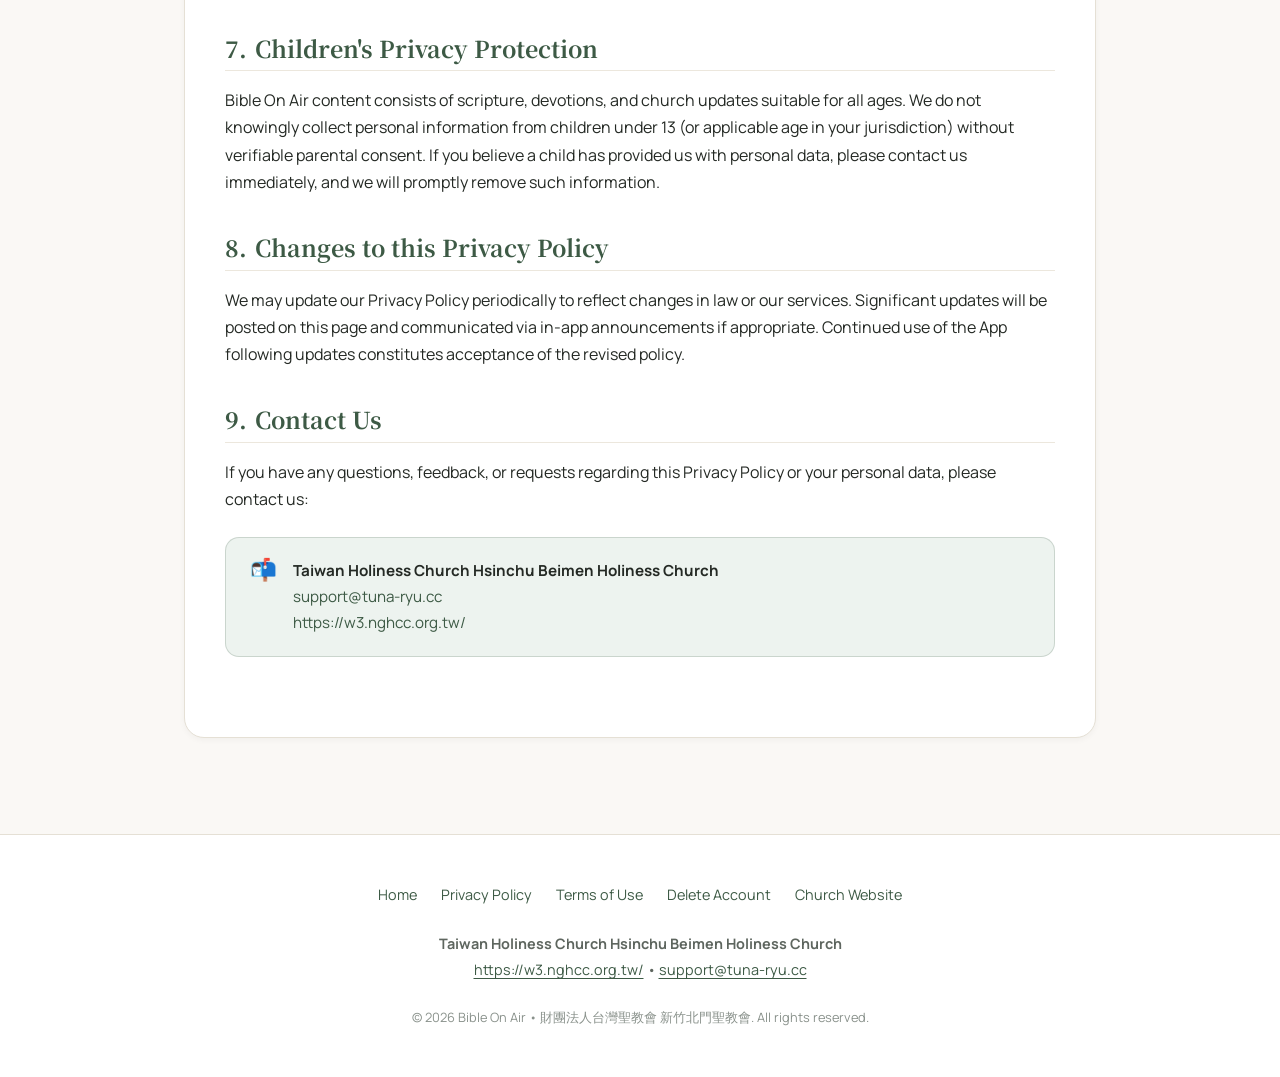
<file: privacy.html>
<!DOCTYPE html>
<html lang="zh-TW" data-lang="zh">
<head>
  <meta charset="UTF-8">
  <meta name="viewport" content="width=device-width, initial-scale=1.0">
  <title>隱私權政策 (Privacy Policy) - Bible On Air | 新竹北門聖教會</title>
  <meta name="description" content="Bible On Air 隱私權政策 (Privacy Policy)：詳細說明財團法人台灣聖教會 新竹北門聖教會如何保護與處理您的個人資料。無廣告、不追蹤、尊重個人自主權。">
  <link rel="preconnect" href="https://fonts.googleapis.com">
  <link rel="preconnect" href="https://fonts.gstatic.com" crossorigin>
  <link href="https://fonts.googleapis.com/css2?family=Manrope:wght@400;500;600;700&family=Noto+Serif+TC:wght@500;600;700;900&display=swap" rel="stylesheet">
  <script>
    (function() {
      var t = localStorage.getItem('boa_preferred_theme') || 'system';
      document.documentElement.setAttribute('data-theme', t);
    })();
  </script>
  <link rel="stylesheet" href="style.css?v=2610160802">
</head>
<body>

  <!-- Site Header -->
  <header class="site-header">
    <div class="header-container">
      <a href="index.html" class="brand-wrapper">
        <div class="brand-logo-icon">📖</div>
        <div class="brand-meta">
          <span class="brand-name">Bible On Air</span>
          <span class="brand-sub">
            <span class="lang-zh">新竹北門聖教會</span>
            <span class="lang-en">Hsinchu Beimen Holiness Church</span>
          </span>
        </div>
      </a>

      <nav>
        <ul class="nav-links">
          <li>
            <a href="index.html" class="nav-link">
              <span class="lang-zh">首頁</span>
              <span class="lang-en">Home</span>
            </a>
          </li>
          <li>
            <a href="privacy.html" class="nav-link active">
              <span class="lang-zh">隱私權政策</span>
              <span class="lang-en">Privacy Policy</span>
            </a>
          </li>
          <li>
            <a href="terms.html" class="nav-link">
              <span class="lang-zh">服務條款</span>
              <span class="lang-en">Terms of Use</span>
            </a>
          </li>
          <li>
            <a href="delete-account.html" class="nav-link">
              <span class="lang-zh">刪除帳號指引</span>
              <span class="lang-en">Delete Account</span>
            </a>
          </li>
          <li class="theme-dropdown-container">
            <button type="button" class="theme-switch-btn" aria-haspopup="true" aria-expanded="false" title="外觀：跟隨系統 (點擊展開選單)">
              <span class="theme-icon">💻</span>
              <span class="theme-label-zh lang-zh">系統</span>
              <span class="theme-label-en lang-en">System</span>
              <span class="dropdown-arrow">▾</span>
            </button>
            <div class="theme-dropdown-menu" role="menu">
              <button type="button" class="theme-menu-item active" data-theme-value="system" role="menuitem">
                <span class="theme-menu-item-left">
                  <span class="menu-icon">💻</span>
                  <span class="menu-label">
                    <span class="lang-zh">跟隨系統</span>
                    <span class="lang-en">System Default</span>
                  </span>
                </span>
                <span class="menu-check">✓</span>
              </button>
              <button type="button" class="theme-menu-item" data-theme-value="light" role="menuitem">
                <span class="theme-menu-item-left">
                  <span class="menu-icon">☀️</span>
                  <span class="menu-label">
                    <span class="lang-zh">淺色模式</span>
                    <span class="lang-en">Light Mode</span>
                  </span>
                </span>
                <span class="menu-check">✓</span>
              </button>
              <button type="button" class="theme-menu-item" data-theme-value="dark" role="menuitem">
                <span class="theme-menu-item-left">
                  <span class="menu-icon">🌙</span>
                  <span class="menu-label">
                    <span class="lang-zh">深色模式</span>
                    <span class="lang-en">Dark Mode</span>
                  </span>
                </span>
                <span class="menu-check">✓</span>
              </button>
            </div>
          </li>
          <li>
            <button type="button" class="lang-switch-btn" aria-label="Toggle language">
              🌐 <span class="lang-label">EN / English</span>
            </button>
          </li>
        </ul>
      </nav>
    </div>
  </header>

  <!-- Main Container -->
  <main class="main-wrapper">
    <article class="doc-card">
      <div class="doc-header">
        <div class="doc-tag">
          <span class="lang-zh">法律規範與隱私宣告</span>
          <span class="lang-en">Legal &amp; Privacy Statement</span>
        </div>
        <h1 class="doc-title">
          <span class="lang-zh">Bible On Air 隱私權政策</span>
          <span class="lang-en">Bible On Air Privacy Policy</span>
        </h1>
        <div class="doc-meta">
          <span>📅 <span class="lang-zh">最後更新與生效日期：2026 年 10 月</span><span class="lang-en">Effective Date: October 2026</span></span>
          <span>🏛️ <span class="lang-zh">主辦單位：財團法人台灣聖教會 新竹北門聖教會</span><span class="lang-en">Organization: Taiwan Holiness Church Hsinchu Beimen Holiness Church</span></span>
        </div>
      </div>

      <!-- Introduction -->
      <section class="doc-section">
        <h2>
          <span>1.</span>
          <span class="lang-zh">引言與政策承諾</span>
          <span class="lang-en">Introduction &amp; Our Commitment</span>
        </h2>
        <p>
          <span class="lang-zh">
            歡迎使用 <strong>Bible On Air</strong>（以下簡稱「本應用程式」或「本服務」）。本應用程式由 <strong>財團法人台灣聖教會 新竹北門聖教會</strong>（以下簡稱「本教會」、「我們」）開發並維護，旨在提供會友及廣大弟兄姊妹日常靈修、聖經閱讀、信息聆聽及個人屬靈筆記之用。
          </span>
          <span class="lang-en">
            Welcome to <strong>Bible On Air</strong> (hereinafter referred to as "the App" or "the Service"), developed and maintained by <strong>Taiwan Holiness Church Hsinchu Beimen Holiness Church</strong> ("the Church", "we", "us", or "our"). The App is dedicated to supporting church members and believers in daily devotion, scripture reading, audio sermons, and personal spiritual journaling.
          </span>
        </p>
        <p>
          <span class="lang-zh">
            我們深知隱私與個人資料的重要性，並致力依據中華民國《個人資料保護法》、Apple App Store 審查指南第 5.1 條及 Google Play 使用者資料政策，透明公開我們處理資料的方式。<strong>我們絕不會販售、出租或出於商業行銷目的向任何第三方揭露您的個人資料。本服務無任何廣告聯播網，亦不參與任何跨應用程式之廣告追蹤。</strong>
          </span>
          <span class="lang-en">
            We deeply value your privacy and are committed to complying with Taiwan's Personal Data Protection Act, Apple App Store Review Guideline 5.1, and Google Play User Data Policies. <strong>We do not sell, rent, or trade your personal data to any third party for marketing purposes. This App contains zero third-party advertisement networks and does not track users across other apps or websites.</strong>
          </span>
        </p>
      </section>

      <!-- Data Collected -->
      <section class="doc-section">
        <h2>
          <span>2.</span>
          <span class="lang-zh">我們收集的資訊項目</span>
          <span class="lang-en">Information We Collect</span>
        </h2>
        <p>
          <span class="lang-zh">
            本應用程式採「資料最小化」（Data Minimization）原則，僅收集提供靈修核心功能所需之必要資訊：
          </span>
          <span class="lang-en">
            We adhere strictly to the principle of data minimization, collecting only information necessary to deliver core devotional features:
          </span>
        </p>

        <h3>
          <span class="lang-zh">2.1 帳號與身分識別資料</span>
          <span class="lang-en">2.1 Account &amp; Identity Information</span>
        </h3>
        <ul>
          <li>
            <span class="lang-zh">
              <strong>第三方登入（Google Sign-In / Sign in with Apple）：</strong>當您選擇以 Google 或 Apple 帳號登入時，系統會經由 Firebase Authentication 接收您的專屬使用者識別碼（User ID / UID）、電子郵件地址（Email）、顯示暱稱（Display Name）及大頭照網址（Photo URL）。若您使用 Apple「隱藏我的電子郵件」功能，我們僅會收到 Apple 指派的隨機轉發信箱。
            </span>
            <span class="lang-en">
              <strong>Third-Party Sign-In (Google Sign-In / Sign in with Apple):</strong> When logging in via Google or Apple, Firebase Authentication receives a unique User ID (UID), email address, display name, and avatar URL. If you utilize Apple's "Hide My Email" feature, we only receive Apple's randomized relay address.
            </span>
          </li>
          <li>
            <span class="lang-zh">
              <strong>訪客模式（Guest Mode）：</strong>若您選擇不登入以訪客身分使用，系統僅會在裝置本地與 Firebase 產生隨機匿名識別碼，不收集任何個人真實姓名或電子郵件。
            </span>
            <span class="lang-en">
              <strong>Guest / Anonymous Mode:</strong> If you use the App as a guest, a randomized anonymous identifier is generated. No real name or email is collected.
            </span>
          </li>
        </ul>

        <h3>
          <span class="lang-zh">2.2 靈修心得與閱讀活動（僅儲存於本機裝置）</span>
          <span class="lang-en">2.2 Devotional Notes &amp; Reading Activity (Stored Locally on Device Only)</span>
        </h3>
        <ul>
          <li>
            <span class="lang-zh">
              <strong>靈修心得與筆記（Devotional Notes）：</strong>您針對每日經文所撰寫的感言、禱告與個人心得筆記。本應用程式極度重視您的隱私，所有靈修心得筆記皆<strong>僅儲存在您自己的手機裝置本機資料庫中（Local SQLite）</strong>，雲端伺服器不會收集、同步或儲存您的筆記內容。
            </span>
            <span class="lang-en">
              <strong>Devotional Reflections &amp; Notes:</strong> Personal reflections, prayers, and notes you write for daily readings. To protect your privacy, all devotional notes are <strong>stored exclusively in your local on-device database (Local SQLite)</strong>. The cloud server does not collect, sync, or store your notes.
            </span>
          </li>
          <li>
            <span class="lang-zh">
              <strong>閱讀打卡與歷程（Reading Records &amp; Calendar）：</strong>記錄您每日完成靈修經文的閱讀狀態與打卡時間戳記，供您在手機上檢視個人靈修月曆與進度。此打卡歷程<strong>同樣僅儲存於您的手機本機</strong>，雲端伺服器不保存您的個人閱讀歷程。
            </span>
            <span class="lang-en">
              <strong>Reading Check-ins &amp; Progress:</strong> Timestamps of completed daily readings to provide monthly reading calendars on your device. These check-in records are <strong>likewise stored solely on your local device</strong> and are not uploaded to cloud servers.
            </span>
          </li>
        </ul>

        <h3>
          <span class="lang-zh">2.3 技術與裝置資訊</span>
          <span class="lang-en">2.3 Technical &amp; Device Information</span>
        </h3>
        <ul>
          <li>
            <span class="lang-zh">
              <strong>推播通知代碼（FCM Token）：</strong>若您允許接收推播通知，系統會記錄 Firebase Cloud Messaging (FCM) 代碼，僅用於向您的裝置發送每日靈修提醒與教會重要公告。
            </span>
            <span class="lang-en">
              <strong>Push Notification Token (FCM Token):</strong> If notification permission is granted, a Firebase Cloud Messaging token is registered solely to deliver daily devotional reminders and church announcements.
            </span>
          </li>
          <li>
            <span class="lang-zh">
              <strong>崩潰日誌與診斷（Crashlytics &amp; Diagnostics）：</strong>為維持系統穩定性，當應用程式發生閃退或嚴重異常時，Firebase Crashlytics 會收集匿名錯誤回溯（Stack Trace）、裝置型號及作業系統版本。您亦可在 App 內主動匯出診斷日誌進行問題回報。
            </span>
            <span class="lang-en">
              <strong>Crash Reports &amp; Diagnostics (Crashlytics):</strong> To ensure app stability, Firebase Crashlytics collects anonymized stack traces, device model, and OS version when crashes occur. You can also manually export diagnostics to report issues.
            </span>
          </li>
          <li>
            <span class="lang-zh">
              <strong>基本彙整使用統計（Firebase Analytics）：</strong>收集去識別化之功能使用頻率（如打卡次數、熱門功能開啟），供工程團隊改善操作體驗。
            </span>
            <span class="lang-en">
              <strong>Aggregated Analytics (Firebase Analytics):</strong> Collects de-identified usage statistics (e.g., feature frequency) to optimize user experience.
            </span>
          </li>
        </ul>

        <div class="callout callout-info">
          <div class="callout-icon">ℹ️</div>
          <div>
            <strong>
              <span class="lang-zh">我們「絕不」收集的機敏資訊</span>
              <span class="lang-en">Data We Do NOT Collect</span>
            </strong><br>
            <span class="lang-zh">
              本 App 絕不收集：精確或粗略地理位置 (GPS)、通訊錄聯絡人、相機拍照或相簿檔案、麥克風錄音、信用卡或任何財務付款資料、以及廣告追蹤識別碼 (IDFA / AAID)。
            </span>
            <span class="lang-en">
              We NEVER collect: Precise/coarse GPS location, Contacts/Address book, Camera or Photo library, Microphone audio, Credit cards or payment information, or Advertising Tracking Identifiers (IDFA / AAID).
            </span>
          </div>
        </div>
      </section>

      <!-- How Data is Used -->
      <section class="doc-section">
        <h2>
          <span>3.</span>
          <span class="lang-zh">個人資料之使用目的</span>
          <span class="lang-en">How We Use Your Information</span>
        </h2>
        <p>
          <span class="lang-zh">我們收集上述資料之法定目的僅限於：</span>
          <span class="lang-en">We use collected information solely for the following legitimate purposes:</span>
        </p>
        <ol>
          <li>
            <span class="lang-zh">提供、維持並個人化 Bible On Air 應用程式服務（包括靈修內容呈現、經文音訊播放）。</span>
            <span class="lang-en">Provide, maintain, and personalize the Bible On Air application (including scripture display and audio playback).</span>
          </li>
          <li>
            <span class="lang-zh">進行使用者身分認證與帳號安全管理（經由 Firebase Authentication）。</span>
            <span class="lang-en">Provide user authentication and secure account access management (via Firebase Authentication).</span>
          </li>
          <li>
            <span class="lang-zh">依據您的偏好設定發送晨更提醒與教會重要活動通知。</span>
            <span class="lang-en">Deliver devotional reminders and church announcements according to your notification preferences.</span>
          </li>
          <li>
            <span class="lang-zh">分析與排除軟體錯誤，提升應用程式穩定性與資安防護（Firebase App Check）。</span>
            <span class="lang-en">Analyze errors, diagnose technical glitches, and enhance security and abuse prevention (Firebase App Check).</span>
          </li>
          <li>
            <span class="lang-zh">回覆您的客服詢問與問題診斷協助。</span>
            <span class="lang-en">Respond to your customer support inquiries and provide diagnostic troubleshooting.</span>
          </li>
        </ol>
      </section>

      <!-- Third-Party Service Providers -->
      <section class="doc-section">
        <h2>
          <span>4.</span>
          <span class="lang-zh">第三方服務供應商與資料共享</span>
          <span class="lang-en">Third-Party Service Providers &amp; Sharing</span>
        </h2>
        <p>
          <span class="lang-zh">
            為提供高可用性與安全的雲端基礎架構，我們委託具備國際合規標準之知名雲端業者處理必要技術資料。所有服務供應商均受嚴格的資料處理協議與資安保密協定約束：
          </span>
          <span class="lang-en">
            To provide robust cloud infrastructure and high availability, we utilize reputable service providers under strict data processing agreements:
          </span>
        </p>
        <div class="data-table-wrapper">
          <table class="data-table">
            <thead>
              <tr>
                <th><span class="lang-zh">供應商與服務</span><span class="lang-en">Provider &amp; Service</span></th>
                <th><span class="lang-zh">用途</span><span class="lang-en">Purpose</span></th>
                <th><span class="lang-zh">隱私政策與安全協定</span><span class="lang-en">Privacy &amp; Security Policy</span></th>
              </tr>
            </thead>
            <tbody>
              <tr>
                <td><strong>Google LLC (Firebase)</strong><br><small>Auth, FCM, Crashlytics, Analytics, App Check, Firestore (公開文章唯讀)</small></td>
                <td>
                  <span class="lang-zh">使用者身分認證（僅記錄登入帳號）、靈修公開文章唯讀獲取、推播通知發送、應用程式錯誤診斷與安全防護。<strong>雲端伺服器不儲存使用者任何個人筆記與打卡記錄</strong>。</span>
                  <span class="lang-en">Authentication (login credentials only), public devotional content delivery, push notifications, crash diagnosis, and API security. <strong>Cloud servers do not store user notes or check-in records</strong>.</span>
                </td>
                <td><a href="https://firebase.google.com/support/privacy" target="_blank" rel="noopener noreferrer">Firebase Privacy &amp; Security</a></td>
              </tr>
              <tr>
                <td><strong>Apple Inc.</strong><br><small>Sign in with Apple &amp; APNs</small></td>
                <td>
                  <span class="lang-zh">iOS 帳號快速登入與 Apple 推播通知服務</span>
                  <span class="lang-en">Apple authentication and Apple Push Notification service</span>
                </td>
                <td><a href="https://www.apple.com/legal/privacy/" target="_blank" rel="noopener noreferrer">Apple Privacy Policy</a></td>
              </tr>
            </tbody>
          </table>
        </div>
      </section>

      <!-- Data Security & Storage -->
      <section class="doc-section">
        <h2>
          <span>5.</span>
          <span class="lang-zh">資料安全與保存架構</span>
          <span class="lang-en">Data Security &amp; Storage Architecture</span>
        </h2>
        <p>
          <span class="lang-zh">
            <strong>雲端與本機分工保護：</strong>
          </span>
          <span class="lang-en">
            <strong>Hybrid Architecture &amp; Protection:</strong>
          </span>
        </p>
        <ul>
          <li>
            <span class="lang-zh">
              <strong>雲端伺服器（僅限登入認證）：</strong>雲端僅使用 Google Firebase Authentication 儲存您用於登入的基本帳號識別資訊（如 UID、Email），傳輸過程全程強制採用 HTTPS / TLS 1.3 企業級加密協定。<strong>雲端不儲存您的任何閱讀打卡紀錄或靈修心得筆記。</strong>
            </span>
            <span class="lang-en">
              <strong>Cloud Server (Authentication Only):</strong> The cloud utilizes Google Firebase Authentication solely to store essential login identifiers (UID, Email), enforced with HTTPS/TLS 1.3 enterprise encryption. <strong>Cloud servers do not store your reading records or devotional notes.</strong>
            </span>
          </li>
          <li>
            <span class="lang-zh">
              <strong>手機裝置本機（心得筆記與打卡）：</strong>您的靈修筆記、感言禱告與每日打卡紀錄<strong>完全儲存在您個人手機之本機資料庫中（Local SQLite）</strong>，享有手機作業系統最高級別之沙盒隱私保護，不會上傳至任何伺服器。
            </span>
            <span class="lang-en">
              <strong>Local Device (Notes &amp; Check-ins):</strong> Your devotional reflections, prayer journals, and daily reading check-ins reside <strong>strictly within your local on-device database (Local SQLite)</strong>, protected by the operating system sandbox and never transmitted to remote servers.
            </span>
          </li>
        </ul>
        <p>
          <span class="lang-zh">
            <strong>保存期限：</strong>雲端帳號憑證於帳號存續期間維持；一旦您執行帳號刪除，Firebase Auth 雲端帳號即刻永久註銷，手機本機資料庫亦一併清空抹除。
          </span>
          <span class="lang-en">
            <strong>Retention Period:</strong> Cloud authentication credentials persist while your account remains active. Upon initiating account deletion, cloud credentials are permanently revoked immediately, and the local SQLite database is cleared.
          </span>
        </p>
      </section>

      <!-- User Rights & Deletion -->
      <section class="doc-section">
        <h2>
          <span>6.</span>
          <span class="lang-zh">使用者權利與資料刪除機制</span>
          <span class="lang-en">Your Rights &amp; Data Deletion</span>
        </h2>
        <p>
          <span class="lang-zh">依據個資法規，您對您的個人資料享有以下完整權利：</span>
          <span class="lang-en">Under data protection laws, you possess the following rights regarding your personal data:</span>
        </p>
        <ul>
          <li>
            <span class="lang-zh"><strong>查詢與閱覽：</strong>您可隨時在 App 內檢視個人帳號身分與本機靈修心得。</span>
            <span class="lang-en"><strong>Access &amp; Review:</strong> You can view your account identity and local devotional notes inside the App at any time.</span>
          </li>
          <li>
            <span class="lang-zh"><strong>匯出本機資料：</strong>App 內提供「匯出全部心得筆記為 ZIP 檔」功能，方便您隨時將手機內的心得備份至個人電腦或雲端硬碟。</span>
            <span class="lang-en"><strong>Data Portability:</strong> The App provides a built-in feature to export all devotional notes into a ZIP archive for offline backup.</span>
          </li>
          <li>
            <span class="lang-zh"><strong>自主刪除帳號與資料（自服務）：</strong>您可直接在 App 內點選「個人檔案 (Profile)」&rarr;「刪除帳號並清除所有資料」，系統將立即自 Firebase Auth 徹底註銷並抹除您的登入帳號，同時徹底清空手機本機 SQLite 資料庫中的所有心得與打卡紀錄。</span>
            <span class="lang-en"><strong>Self-Service Account &amp; Data Deletion:</strong> Navigate to Profile &rarr; "Delete Account &amp; Clear All Data". The App instantly permanently deletes your Firebase Auth account and clears all local notes and check-ins from the device SQLite database.</span>
          </li>
          <li>
            <span class="lang-zh"><strong>專人協助刪除：</strong>若您無法開啟 App 或已將其解除安裝，可隨時寄信至 <a href="mailto:support@tuna-ryu.cc">support@tuna-ryu.cc</a>，我們將於 7 個工作天內由專人為您完成雲端登入帳號註銷抹除。詳細流程請參閱<a href="delete-account.html">帳號刪除指引</a>。</span>
            <span class="lang-en"><strong>Manual Deletion Assistance:</strong> If you cannot access the App or have uninstalled it, email <a href="mailto:support@tuna-ryu.cc">support@tuna-ryu.cc</a>. We will revoke and purge your cloud account within 7 business days. See our <a href="delete-account.html">Account Deletion Guide</a>.</span>
          </li>
        </ul>
      </section>

      <!-- Children's Privacy -->
      <section class="doc-section">
        <h2>
          <span>7.</span>
          <span class="lang-zh">未成年人隱私保護</span>
          <span class="lang-en">Children's Privacy Protection</span>
        </h2>
        <p>
          <span class="lang-zh">
            本應用程式內容皆為聖經經文、靈修閱讀與教會資訊，屬普遍級內容，適合全家庭與各年齡層會友使用。我們不會在未獲得父母或法定監護人同意之情況下，主動收集 13 歲（或您所在司法管轄區規定之年齡）以下兒童之個人身分資訊。若您發現未成年子女在未經同意下提供了個人資訊，請與我們聯繫，我們將迅速移除相關資料。
          </span>
          <span class="lang-en">
            Bible On Air content consists of scripture, devotions, and church updates suitable for all ages. We do not knowingly collect personal information from children under 13 (or applicable age in your jurisdiction) without verifiable parental consent. If you believe a child has provided us with personal data, please contact us immediately, and we will promptly remove such information.
          </span>
        </p>
      </section>

      <!-- Policy Updates -->
      <section class="doc-section">
        <h2>
          <span>8.</span>
          <span class="lang-zh">隱私權政策之修訂</span>
          <span class="lang-en">Changes to this Privacy Policy</span>
        </h2>
        <p>
          <span class="lang-zh">
            我們得因應法律變更或服務升級，隨時適度修訂本隱私權政策。重大變更將於本網頁公告，並視需要透過應用程式內推播或公告標示。若您在修訂生效後繼續使用本應用程式，即視為您已閱讀並同意修訂後之條款。
          </span>
          <span class="lang-en">
            We may update our Privacy Policy periodically to reflect changes in law or our services. Significant updates will be posted on this page and communicated via in-app announcements if appropriate. Continued use of the App following updates constitutes acceptance of the revised policy.
          </span>
        </p>
      </section>

      <!-- Contact Us -->
      <section class="doc-section">
        <h2>
          <span>9.</span>
          <span class="lang-zh">聯絡我們與申訴管道</span>
          <span class="lang-en">Contact Us</span>
        </h2>
        <p>
          <span class="lang-zh">若您對本隱私權政策或個人資料處理有任何疑問、建議或行使權利之請求，歡迎透過以下管道與我們聯繫：</span>
          <span class="lang-en">If you have any questions, feedback, or requests regarding this Privacy Policy or your personal data, please contact us:</span>
        </p>
        <div class="callout callout-info">
          <div class="callout-icon">📬</div>
          <div>
            <strong>
              <span class="lang-zh">財團法人台灣聖教會 新竹北門聖教會</span>
              <span class="lang-en">Taiwan Holiness Church Hsinchu Beimen Holiness Church</span>
            </strong><br>
            <span class="lang-zh">技術支援信箱：</span><a href="mailto:support@tuna-ryu.cc">support@tuna-ryu.cc</a><br>
            <span class="lang-zh">教會官方網站：</span><a href="https://w3.nghcc.org.tw/" target="_blank" rel="noopener noreferrer">https://w3.nghcc.org.tw/</a>
          </div>
        </div>
      </section>
    </article>
  </main>

  <!-- Site Footer -->
  <footer class="site-footer">
    <div class="footer-container">
      <nav class="footer-nav">
        <a href="index.html">
          <span class="lang-zh">首頁</span>
          <span class="lang-en">Home</span>
        </a>
        <a href="privacy.html">
          <span class="lang-zh">隱私權政策</span>
          <span class="lang-en">Privacy Policy</span>
        </a>
        <a href="terms.html">
          <span class="lang-zh">服務條款</span>
          <span class="lang-en">Terms of Use</span>
        </a>
        <a href="delete-account.html">
          <span class="lang-zh">刪除帳號指引</span>
          <span class="lang-en">Delete Account</span>
        </a>
        <a href="https://w3.nghcc.org.tw/" target="_blank" rel="noopener noreferrer">
          <span class="lang-zh">教會官方網站</span>
          <span class="lang-en">Church Website</span>
        </a>
      </nav>

      <div class="footer-church-info">
        <strong>
          <span class="lang-zh">財團法人台灣聖教會 新竹北門聖教會</span>
          <span class="lang-en">Taiwan Holiness Church Hsinchu Beimen Holiness Church</span>
        </strong><br>
        <span class="lang-zh">官方網站：</span><a href="https://w3.nghcc.org.tw/" target="_blank" rel="noopener noreferrer">https://w3.nghcc.org.tw/</a> &bull;
        <span class="lang-zh">技術支援與問題諮詢：</span><a href="mailto:support@tuna-ryu.cc">support@tuna-ryu.cc</a>
      </div>

      <div class="footer-copy">
        &copy; 2026 Bible On Air &bull; 財團法人台灣聖教會 新竹北門聖教會. All rights reserved.
      </div>
    </div>
  </footer>

  <script src="script.js?v=2610160802"></script>
</body>
</html>
</file>
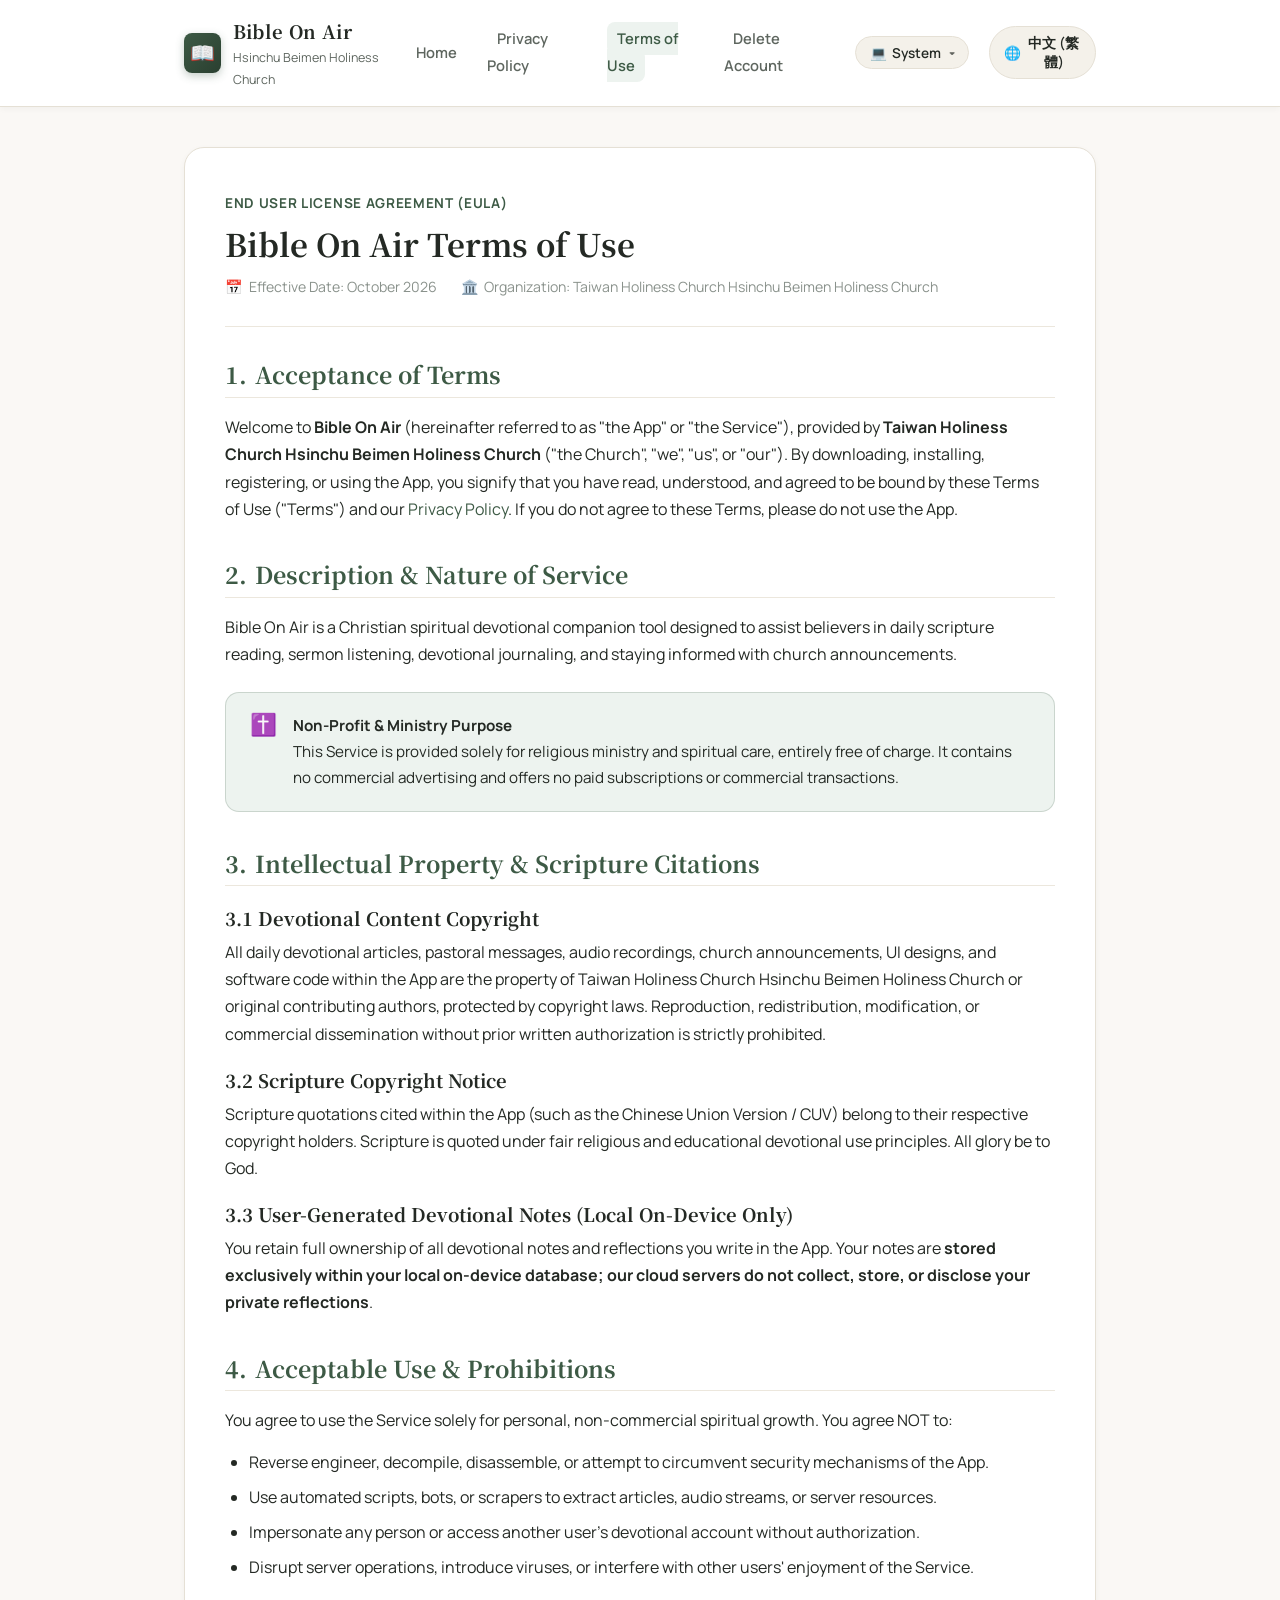
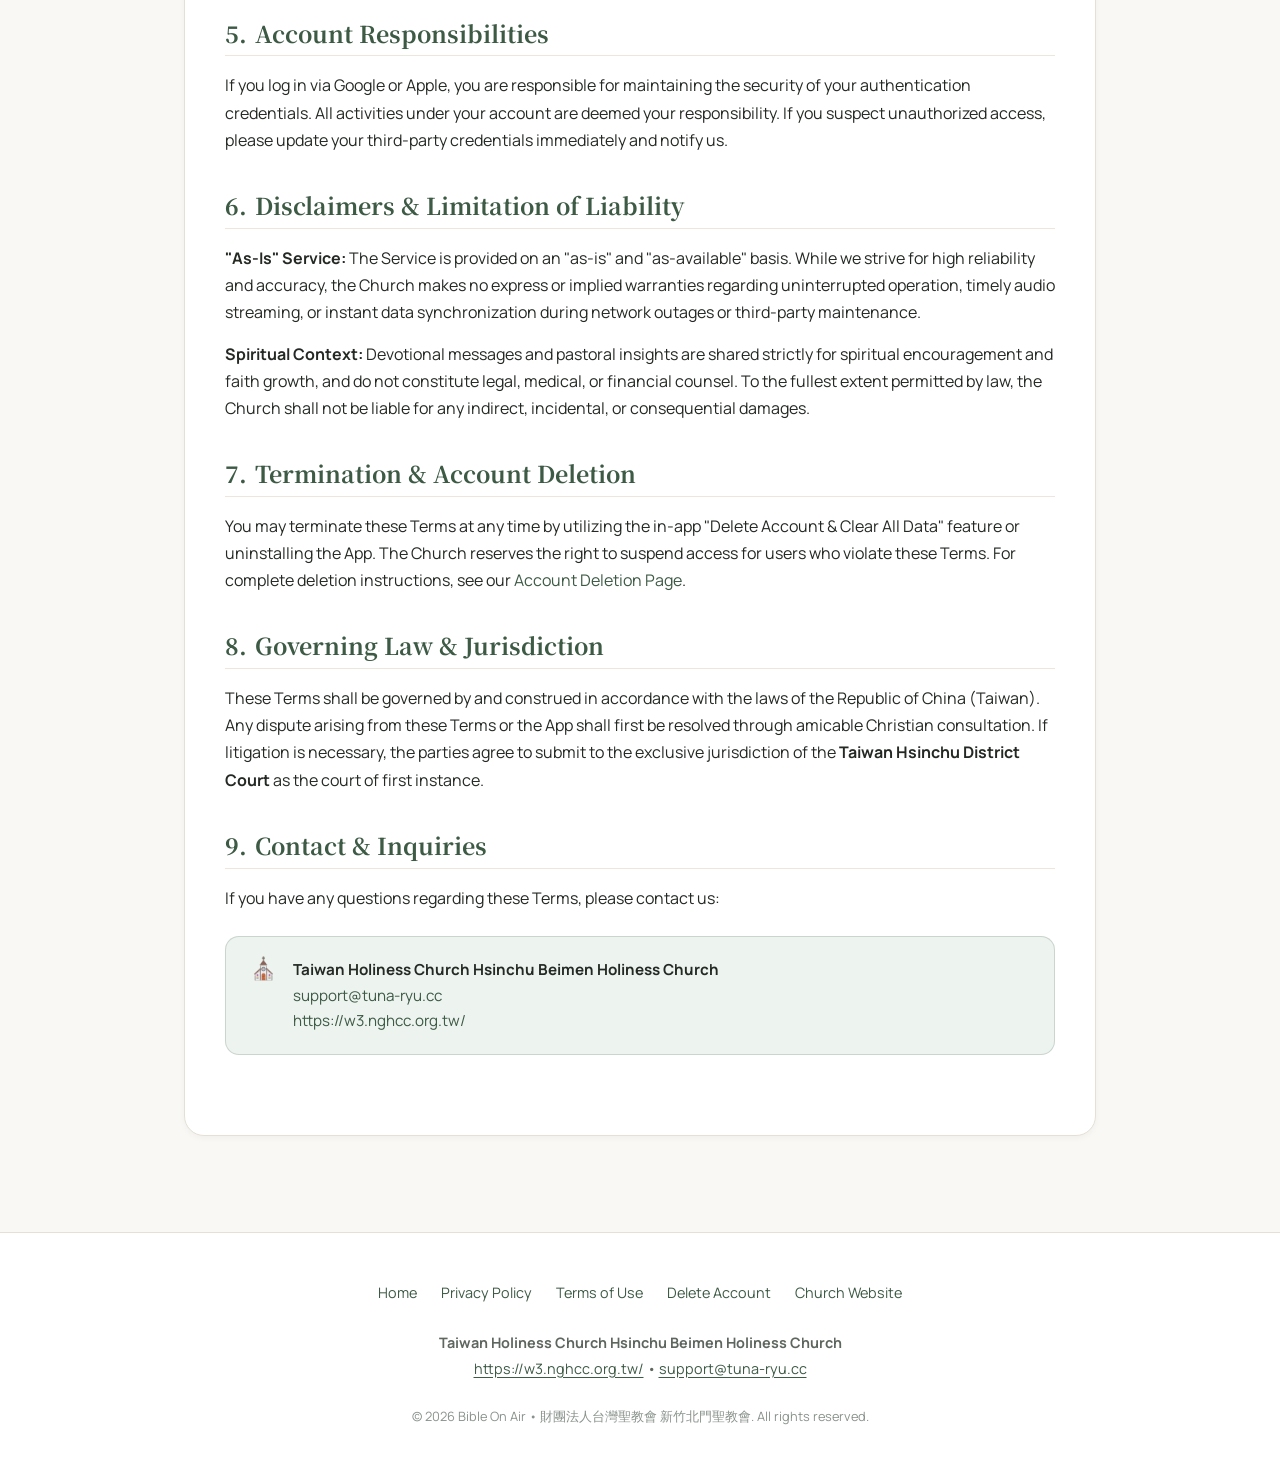
<file: terms.html>
<!DOCTYPE html>
<html lang="zh-TW" data-lang="zh">
<head>
  <meta charset="UTF-8">
  <meta name="viewport" content="width=device-width, initial-scale=1.0">
  <title>服務條款 (Terms of Use / EULA) - Bible On Air | 新竹北門聖教會</title>
  <meta name="description" content="Bible On Air 服務條款與使用者授權合約 (EULA)：詳細說明財團法人台灣聖教會 新竹北門聖教會之服務規範、智慧財產權與經文引用聲明。">
  <link rel="preconnect" href="https://fonts.googleapis.com">
  <link rel="preconnect" href="https://fonts.gstatic.com" crossorigin>
  <link href="https://fonts.googleapis.com/css2?family=Manrope:wght@400;500;600;700&family=Noto+Serif+TC:wght@500;600;700;900&display=swap" rel="stylesheet">
  <script>
    (function() {
      var t = localStorage.getItem('boa_preferred_theme') || 'system';
      document.documentElement.setAttribute('data-theme', t);
    })();
  </script>
  <link rel="stylesheet" href="style.css?v=2610160802">
</head>
<body>

  <!-- Site Header -->
  <header class="site-header">
    <div class="header-container">
      <a href="index.html" class="brand-wrapper">
        <div class="brand-logo-icon">📖</div>
        <div class="brand-meta">
          <span class="brand-name">Bible On Air</span>
          <span class="brand-sub">
            <span class="lang-zh">新竹北門聖教會</span>
            <span class="lang-en">Hsinchu Beimen Holiness Church</span>
          </span>
        </div>
      </a>

      <nav>
        <ul class="nav-links">
          <li>
            <a href="index.html" class="nav-link">
              <span class="lang-zh">首頁</span>
              <span class="lang-en">Home</span>
            </a>
          </li>
          <li>
            <a href="privacy.html" class="nav-link">
              <span class="lang-zh">隱私權政策</span>
              <span class="lang-en">Privacy Policy</span>
            </a>
          </li>
          <li>
            <a href="terms.html" class="nav-link active">
              <span class="lang-zh">服務條款</span>
              <span class="lang-en">Terms of Use</span>
            </a>
          </li>
          <li>
            <a href="delete-account.html" class="nav-link">
              <span class="lang-zh">刪除帳號指引</span>
              <span class="lang-en">Delete Account</span>
            </a>
          </li>
          <li class="theme-dropdown-container">
            <button type="button" class="theme-switch-btn" aria-haspopup="true" aria-expanded="false" title="外觀：跟隨系統 (點擊展開選單)">
              <span class="theme-icon">💻</span>
              <span class="theme-label-zh lang-zh">系統</span>
              <span class="theme-label-en lang-en">System</span>
              <span class="dropdown-arrow">▾</span>
            </button>
            <div class="theme-dropdown-menu" role="menu">
              <button type="button" class="theme-menu-item active" data-theme-value="system" role="menuitem">
                <span class="theme-menu-item-left">
                  <span class="menu-icon">💻</span>
                  <span class="menu-label">
                    <span class="lang-zh">跟隨系統</span>
                    <span class="lang-en">System Default</span>
                  </span>
                </span>
                <span class="menu-check">✓</span>
              </button>
              <button type="button" class="theme-menu-item" data-theme-value="light" role="menuitem">
                <span class="theme-menu-item-left">
                  <span class="menu-icon">☀️</span>
                  <span class="menu-label">
                    <span class="lang-zh">淺色模式</span>
                    <span class="lang-en">Light Mode</span>
                  </span>
                </span>
                <span class="menu-check">✓</span>
              </button>
              <button type="button" class="theme-menu-item" data-theme-value="dark" role="menuitem">
                <span class="theme-menu-item-left">
                  <span class="menu-icon">🌙</span>
                  <span class="menu-label">
                    <span class="lang-zh">深色模式</span>
                    <span class="lang-en">Dark Mode</span>
                  </span>
                </span>
                <span class="menu-check">✓</span>
              </button>
            </div>
          </li>
          <li>
            <button type="button" class="lang-switch-btn" aria-label="Toggle language">
              🌐 <span class="lang-label">EN / English</span>
            </button>
          </li>
        </ul>
      </nav>
    </div>
  </header>

  <!-- Main Container -->
  <main class="main-wrapper">
    <article class="doc-card">
      <div class="doc-header">
        <div class="doc-tag">
          <span class="lang-zh">使用者授權合約與條款</span>
          <span class="lang-en">End User License Agreement (EULA)</span>
        </div>
        <h1 class="doc-title">
          <span class="lang-zh">Bible On Air 服務條款</span>
          <span class="lang-en">Bible On Air Terms of Use</span>
        </h1>
        <div class="doc-meta">
          <span>📅 <span class="lang-zh">最後更新與生效日期：2026 年 10 月</span><span class="lang-en">Effective Date: October 2026</span></span>
          <span>🏛️ <span class="lang-zh">主辦單位：財團法人台灣聖教會 新竹北門聖教會</span><span class="lang-en">Organization: Taiwan Holiness Church Hsinchu Beimen Holiness Church</span></span>
        </div>
      </div>

      <!-- Section 1: Agreement -->
      <section class="doc-section">
        <h2>
          <span>1.</span>
          <span class="lang-zh">同意條款</span>
          <span class="lang-en">Acceptance of Terms</span>
        </h2>
        <p>
          <span class="lang-zh">
            歡迎使用 <strong>Bible On Air</strong>（以下簡稱「本應用程式」或「本服務」）。本服務由 <strong>財團法人台灣聖教會 新竹北門聖教會</strong>（以下簡稱「本教會」、「我們」）所提供。當您下載、安裝、註冊或開始使用本應用程式時，即表示您已詳細閱讀、理解並完全同意遵守本服務條款（以下簡稱「本條款」）及我們的<a href="privacy.html">《隱私權政策》</a>。若您不同意本條款之任何部分，請勿使用本應用程式。
          </span>
          <span class="lang-en">
            Welcome to <strong>Bible On Air</strong> (hereinafter referred to as "the App" or "the Service"), provided by <strong>Taiwan Holiness Church Hsinchu Beimen Holiness Church</strong> ("the Church", "we", "us", or "our"). By downloading, installing, registering, or using the App, you signify that you have read, understood, and agreed to be bound by these Terms of Use ("Terms") and our <a href="privacy.html">Privacy Policy</a>. If you do not agree to these Terms, please do not use the App.
          </span>
        </p>
      </section>

      <!-- Section 2: Service Description -->
      <section class="doc-section">
        <h2>
          <span>2.</span>
          <span class="lang-zh">服務內容與性質</span>
          <span class="lang-en">Description &amp; Nature of Service</span>
        </h2>
        <p>
          <span class="lang-zh">
            Bible On Air 是一項基督教屬靈靈修輔助工具，旨在協助信徒進行每日經文閱讀、聆聽靈修講道信息、記錄個人心得筆記及掌握教會最新事工公告。
          </span>
          <span class="lang-en">
            Bible On Air is a Christian spiritual devotional companion tool designed to assist believers in daily scripture reading, sermon listening, devotional journaling, and staying informed with church announcements.
          </span>
        </p>
        <div class="callout callout-info">
          <div class="callout-icon">✝️</div>
          <div>
            <strong>
              <span class="lang-zh">非營利與宣教宗旨</span>
              <span class="lang-en">Non-Profit &amp; Ministry Purpose</span>
            </strong><br>
            <span class="lang-zh">
              本服務純屬宗教宣教與心靈牧養性質，完全免費提供。本應用程式不包含任何商業廣告，亦不提供任何收費訂閱或商業付費服務。
            </span>
            <span class="lang-en">
              This Service is provided solely for religious ministry and spiritual care, entirely free of charge. It contains no commercial advertising and offers no paid subscriptions or commercial transactions.
            </span>
          </div>
        </div>
      </section>

      <!-- Section 3: Intellectual Property -->
      <section class="doc-section">
        <h2>
          <span>3.</span>
          <span class="lang-zh">智慧財產權與經文引用聲明</span>
          <span class="lang-en">Intellectual Property &amp; Scripture Citations</span>
        </h2>
        <h3>
          <span class="lang-zh">3.1 教會內容與靈修信息著作權</span>
          <span class="lang-en">3.1 Devotional Content Copyright</span>
        </h3>
        <p>
          <span class="lang-zh">
            本應用程式內所提供之每日靈修文章、牧長信息、音訊錄音、教會公告、介面圖文與軟體程式碼，除另有註明外，均為財團法人台灣聖教會 新竹北門聖教會或其原作者所有，受中華民國著作權法及國際著作權協約保護。未經本教會事前書面授權，不得以任何形式進行擅自重製、改作、散布、商業發行或公開播送。
          </span>
          <span class="lang-en">
            All daily devotional articles, pastoral messages, audio recordings, church announcements, UI designs, and software code within the App are the property of Taiwan Holiness Church Hsinchu Beimen Holiness Church or original contributing authors, protected by copyright laws. Reproduction, redistribution, modification, or commercial dissemination without prior written authorization is strictly prohibited.
          </span>
        </p>

        <h3>
          <span class="lang-zh">3.2 聖經經文版權聲明</span>
          <span class="lang-en">3.2 Scripture Copyright Notice</span>
        </h3>
        <p>
          <span class="lang-zh">
            本應用程式內引用之聖經經文（如和合本聖經 Chinese Union Version 等），其經文著作權均歸屬原版權所有單位。經文之引用遵循宗教與靈修教育合理使用原則，所有經文榮耀歸於神。
          </span>
          <span class="lang-en">
            Scripture quotations cited within the App (such as the Chinese Union Version / CUV) belong to their respective copyright holders. Scripture is quoted under fair religious and educational devotional use principles. All glory be to God.
          </span>
        </p>

        <h3>
          <span class="lang-zh">3.3 使用者心得筆記之所有權（純本機儲存）</span>
          <span class="lang-en">3.3 User-Generated Devotional Notes (Local On-Device Only)</span>
        </h3>
        <p>
          <span class="lang-zh">
            您在本應用程式中所撰寫的靈修心得與靈修筆記，其著作權完全歸屬於您個人所有。該等心得筆記<strong>僅安全儲存在您個人手機之本機資料庫中，本教會雲端伺服器不收集、不儲存亦不會公開您的私人筆記</strong>。
          </span>
          <span class="lang-en">
            You retain full ownership of all devotional notes and reflections you write in the App. Your notes are <strong>stored exclusively within your local on-device database; our cloud servers do not collect, store, or disclose your private reflections</strong>.
          </span>
        </p>
      </section>

      <!-- Section 4: Acceptable Use -->
      <section class="doc-section">
        <h2>
          <span>4.</span>
          <span class="lang-zh">使用規範與禁止行為</span>
          <span class="lang-en">Acceptable Use &amp; Prohibitions</span>
        </h2>
        <p>
          <span class="lang-zh">您同意僅在個人靈修研讀之合法非商業範圍內使用本服務。您不得從事以下行為：</span>
          <span class="lang-en">You agree to use the Service solely for personal, non-commercial spiritual growth. You agree NOT to:</span>
        </p>
        <ul>
          <li>
            <span class="lang-zh">對本應用程式進行逆向工程、反編譯、拆解原始碼或企圖破壞其安全性。</span>
            <span class="lang-en">Reverse engineer, decompile, disassemble, or attempt to circumvent security mechanisms of the App.</span>
          </li>
          <li>
            <span class="lang-zh">使用自動化機器人（Crawler / Bot / Scraper）大量爬取本服務文章、音訊或伺服器資源。</span>
            <span class="lang-en">Use automated scripts, bots, or scrapers to extract articles, audio streams, or server resources.</span>
          </li>
          <li>
            <span class="lang-zh">假冒他人或未經授權存取他人的靈修帳號或資料。</span>
            <span class="lang-en">Impersonate any person or access another user's devotional account without authorization.</span>
          </li>
          <li>
            <span class="lang-zh">干擾、破壞伺服器網路連線，或以任何方式影響其他會友正常使用。</span>
            <span class="lang-en">Disrupt server operations, introduce viruses, or interfere with other users' enjoyment of the Service.</span>
          </li>
        </ul>
      </section>

      <!-- Section 5: Account & Security -->
      <section class="doc-section">
        <h2>
          <span>5.</span>
          <span class="lang-zh">帳號保管義務</span>
          <span class="lang-en">Account Responsibilities</span>
        </h2>
        <p>
          <span class="lang-zh">
            若您使用 Google 或 Apple 帳號登入，您應妥善保管第三方帳號之密碼與安全認證機制。所有於您帳號下進行之操作（包括心得編輯與打卡），均視為您本人之行為。若您發現帳號遭未經授權使用，請立即向相關登入提供者更換密碼並通知本教會。
          </span>
          <span class="lang-en">
            If you log in via Google or Apple, you are responsible for maintaining the security of your authentication credentials. All activities under your account are deemed your responsibility. If you suspect unauthorized access, please update your third-party credentials immediately and notify us.
          </span>
        </p>
      </section>

      <!-- Section 6: Disclaimers -->
      <section class="doc-section">
        <h2>
          <span>6.</span>
          <span class="lang-zh">免責聲明與責任限制</span>
          <span class="lang-en">Disclaimers &amp; Limitation of Liability</span>
        </h2>
        <p>
          <span class="lang-zh">
            <strong>服務現況提供：</strong>本服務依「現狀」（As-Is）及「現有技術水準」提供。本教會雖盡最大努力維持系統穩定與資訊正確，但對於因網路通訊斷線、第三方雲端基礎設施維護、不可抗力天然災害等所導致之服務中斷、音訊延遲或資料同步延遲，本教會不負任何明示或默示之保證責任。
          </span>
          <span class="lang-en">
            <strong>"As-Is" Service:</strong> The Service is provided on an "as-is" and "as-available" basis. While we strive for high reliability and accuracy, the Church makes no express or implied warranties regarding uninterrupted operation, timely audio streaming, or instant data synchronization during network outages or third-party maintenance.
          </span>
        </p>
        <p>
          <span class="lang-zh">
            <strong>靈修性質免責：</strong>本服務之講道與心得分享純屬宗教信仰勸勉與靈修分享，非屬法律、醫療或專業財務建議。在中華民國法律允許的最大範圍內，本教會不對任何衍生、間接或附隨損害承擔賠償責任。
          </span>
          <span class="lang-en">
            <strong>Spiritual Context:</strong> Devotional messages and pastoral insights are shared strictly for spiritual encouragement and faith growth, and do not constitute legal, medical, or financial counsel. To the fullest extent permitted by law, the Church shall not be liable for any indirect, incidental, or consequential damages.
          </span>
        </p>
      </section>

      <!-- Section 7: Termination & Account Deletion -->
      <section class="doc-section">
        <h2>
          <span>7.</span>
          <span class="lang-zh">服務終止與帳號刪除</span>
          <span class="lang-en">Termination &amp; Account Deletion</span>
        </h2>
        <p>
          <span class="lang-zh">
            您得隨時透過 App 內「個人檔案」執行「刪除帳號並清除所有資料」來終止本服務的使用。若使用者有違反本條款之重大情事，本教會保留暫停或終止其存取權利。詳細帳號刪除指引請參閱<a href="delete-account.html">帳號刪除網頁</a>。
          </span>
          <span class="lang-en">
            You may terminate these Terms at any time by utilizing the in-app "Delete Account &amp; Clear All Data" feature or uninstalling the App. The Church reserves the right to suspend access for users who violate these Terms. For complete deletion instructions, see our <a href="delete-account.html">Account Deletion Page</a>.
          </span>
        </p>
      </section>

      <!-- Section 8: Governing Law -->
      <section class="doc-section">
        <h2>
          <span>8.</span>
          <span class="lang-zh">準據法與管轄法院</span>
          <span class="lang-en">Governing Law &amp; Jurisdiction</span>
        </h2>
        <p>
          <span class="lang-zh">
            本條款之解釋、效力及履行均以中華民國法律為準據法。凡因本條款或使用本服務所生之任何爭議，雙方應先秉持基督徒合一精神友好協商；如協商未果而涉訟，雙方同意以<strong>臺灣新竹地方法院</strong>為第一審管轄法院。
          </span>
          <span class="lang-en">
            These Terms shall be governed by and construed in accordance with the laws of the Republic of China (Taiwan). Any dispute arising from these Terms or the App shall first be resolved through amicable Christian consultation. If litigation is necessary, the parties agree to submit to the exclusive jurisdiction of the <strong>Taiwan Hsinchu District Court</strong> as the court of first instance.
          </span>
        </p>
      </section>

      <!-- Section 9: Inquiries -->
      <section class="doc-section">
        <h2>
          <span>9.</span>
          <span class="lang-zh">諮詢與聯繫管道</span>
          <span class="lang-en">Contact &amp; Inquiries</span>
        </h2>
        <p>
          <span class="lang-zh">若您對本服務條款有任何疑問，歡迎隨時與我們聯繫：</span>
          <span class="lang-en">If you have any questions regarding these Terms, please contact us:</span>
        </p>
        <div class="callout callout-info">
          <div class="callout-icon">⛪</div>
          <div>
            <strong>
              <span class="lang-zh">財團法人台灣聖教會 新竹北門聖教會</span>
              <span class="lang-en">Taiwan Holiness Church Hsinchu Beimen Holiness Church</span>
            </strong><br>
            <span class="lang-zh">支援信箱：</span><a href="mailto:support@tuna-ryu.cc">support@tuna-ryu.cc</a><br>
            <span class="lang-zh">教會網址：</span><a href="https://w3.nghcc.org.tw/" target="_blank" rel="noopener noreferrer">https://w3.nghcc.org.tw/</a>
          </div>
        </div>
      </section>
    </article>
  </main>

  <!-- Site Footer -->
  <footer class="site-footer">
    <div class="footer-container">
      <nav class="footer-nav">
        <a href="index.html">
          <span class="lang-zh">首頁</span>
          <span class="lang-en">Home</span>
        </a>
        <a href="privacy.html">
          <span class="lang-zh">隱私權政策</span>
          <span class="lang-en">Privacy Policy</span>
        </a>
        <a href="terms.html">
          <span class="lang-zh">服務條款</span>
          <span class="lang-en">Terms of Use</span>
        </a>
        <a href="delete-account.html">
          <span class="lang-zh">刪除帳號指引</span>
          <span class="lang-en">Delete Account</span>
        </a>
        <a href="https://w3.nghcc.org.tw/" target="_blank" rel="noopener noreferrer">
          <span class="lang-zh">教會官方網站</span>
          <span class="lang-en">Church Website</span>
        </a>
      </nav>

      <div class="footer-church-info">
        <strong>
          <span class="lang-zh">財團法人台灣聖教會 新竹北門聖教會</span>
          <span class="lang-en">Taiwan Holiness Church Hsinchu Beimen Holiness Church</span>
        </strong><br>
        <span class="lang-zh">官方網站：</span><a href="https://w3.nghcc.org.tw/" target="_blank" rel="noopener noreferrer">https://w3.nghcc.org.tw/</a> &bull;
        <span class="lang-zh">技術支援與問題諮詢：</span><a href="mailto:support@tuna-ryu.cc">support@tuna-ryu.cc</a>
      </div>

      <div class="footer-copy">
        &copy; 2026 Bible On Air &bull; 財團法人台灣聖教會 新竹北門聖教會. All rights reserved.
      </div>
    </div>
  </footer>

  <script src="script.js?v=2610160802"></script>
</body>
</html>
</file>
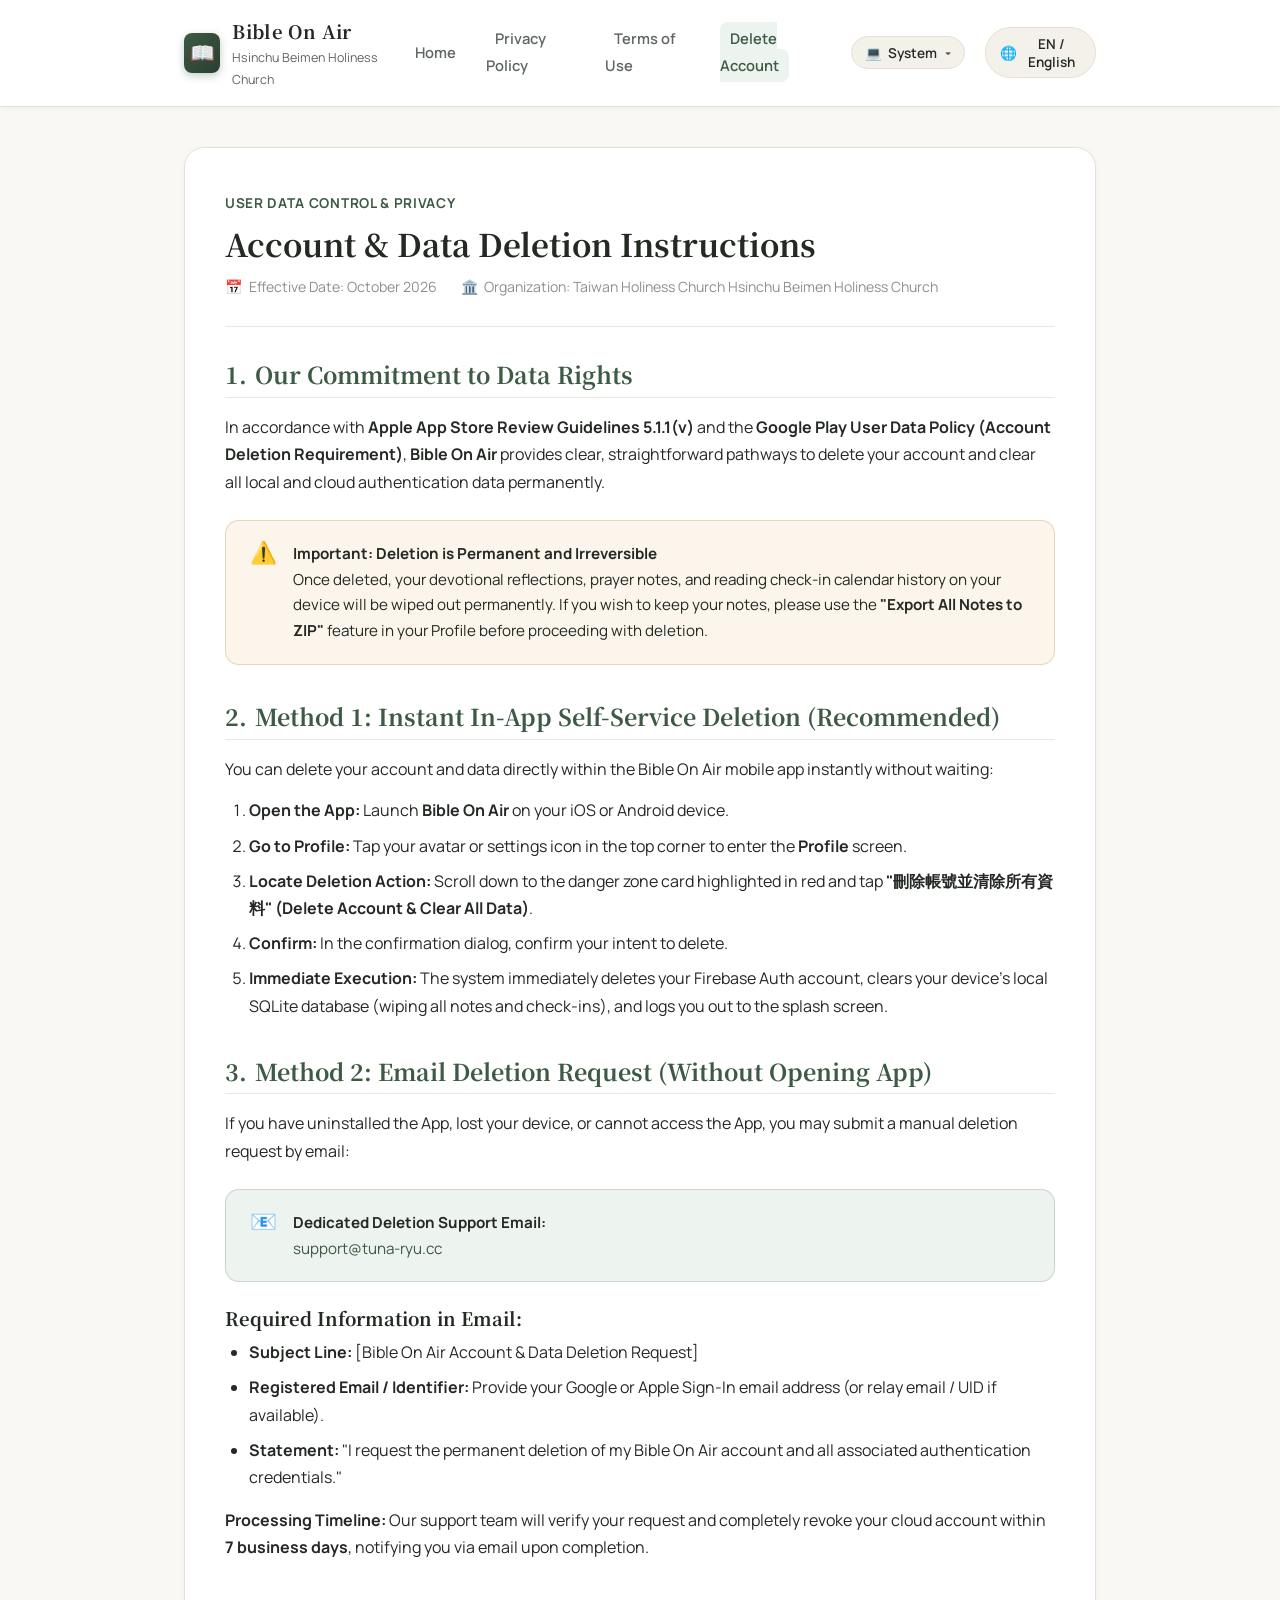
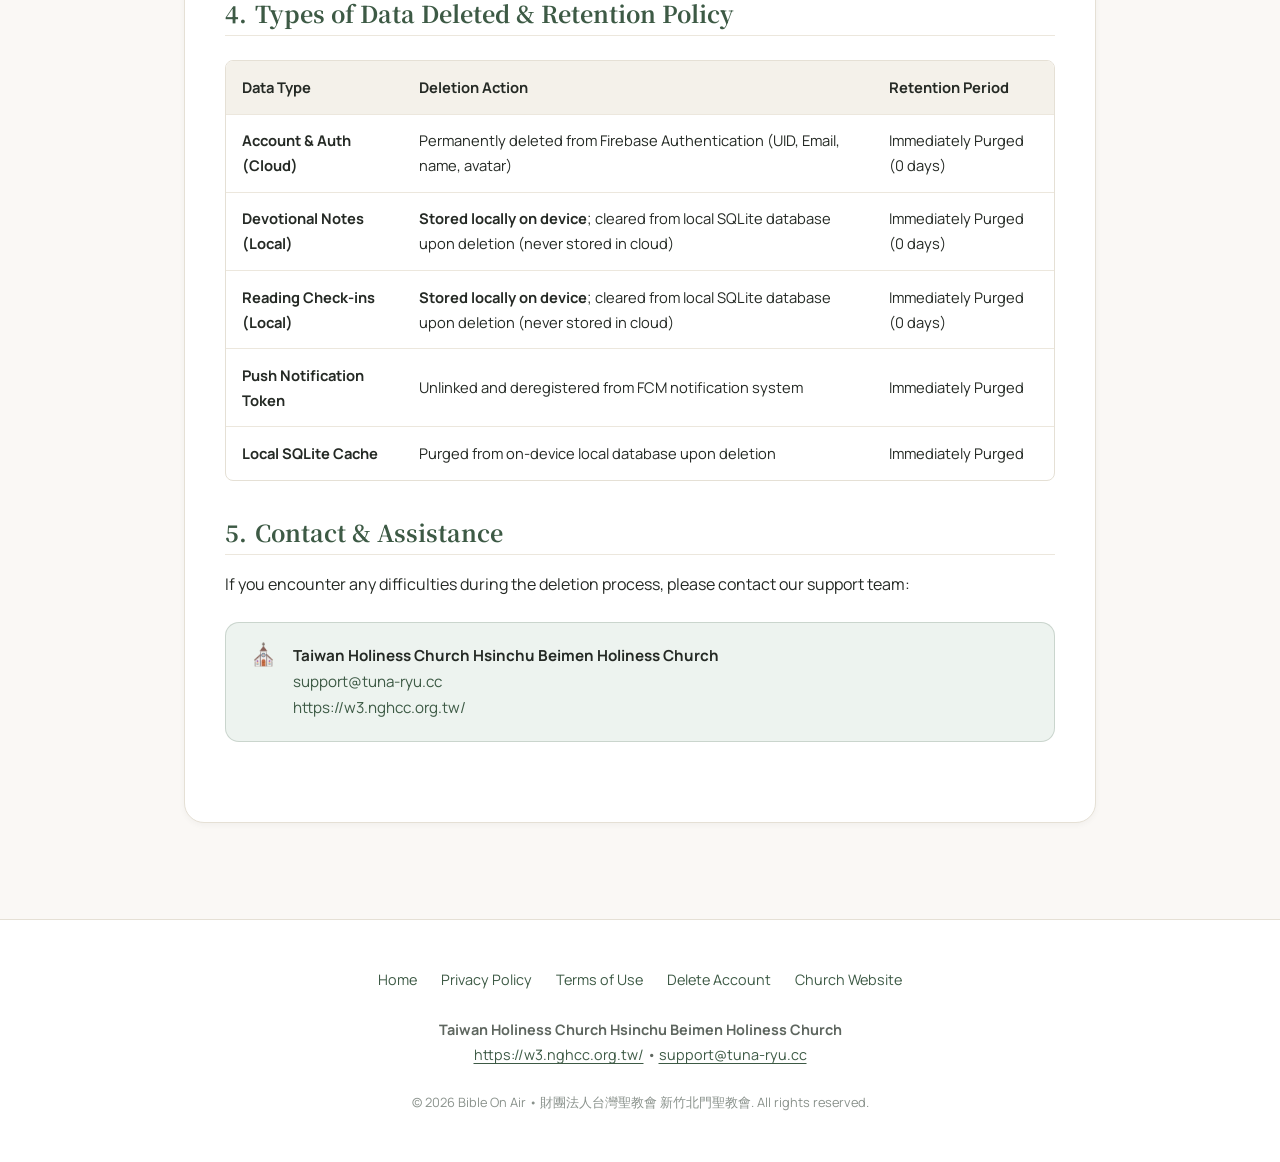
<file: docs/delete-account.html>
<!DOCTYPE html>
<html lang="zh-TW" data-lang="zh">
<head>
  <meta charset="UTF-8">
  <meta name="viewport" content="width=device-width, initial-scale=1.0">
  <title>帳號與個人資料刪除指引 (Account & Data Deletion) - Bible On Air | 新竹北門聖教會</title>
  <meta name="description" content="Bible On Air 帳號與個人資料刪除指引 (Account & Data Deletion)：符合 Apple App Store 與 Google Play 審查規範之公開帳號刪除流程說明與客服申請管道。">
  <link rel="preconnect" href="https://fonts.googleapis.com">
  <link rel="preconnect" href="https://fonts.gstatic.com" crossorigin>
  <link href="https://fonts.googleapis.com/css2?family=Manrope:wght@400;500;600;700&family=Noto+Serif+TC:wght@500;600;700;900&display=swap" rel="stylesheet">
  <script>
    (function() {
      var t = localStorage.getItem('boa_preferred_theme') || 'system';
      document.documentElement.setAttribute('data-theme', t);
    })();
  </script>
  <link rel="stylesheet" href="style.css?v=2610160807">
</head>
<body>

  <!-- Site Header -->
  <header class="site-header">
    <div class="header-container">
      <a href="index.html" class="brand-wrapper">
        <div class="brand-logo-icon">📖</div>
        <div class="brand-meta">
          <span class="brand-name">Bible On Air</span>
          <span class="brand-sub">
            <span class="lang-zh">新竹北門聖教會</span>
            <span class="lang-en">Hsinchu Beimen Holiness Church</span>
          </span>
        </div>
      </a>

      <nav>
        <ul class="nav-links">
          <li>
            <a href="index.html" class="nav-link">
              <span class="lang-zh">首頁</span>
              <span class="lang-en">Home</span>
            </a>
          </li>
          <li>
            <a href="privacy.html" class="nav-link">
              <span class="lang-zh">隱私權政策</span>
              <span class="lang-en">Privacy Policy</span>
            </a>
          </li>
          <li>
            <a href="terms.html" class="nav-link">
              <span class="lang-zh">服務條款</span>
              <span class="lang-en">Terms of Use</span>
            </a>
          </li>
          <li>
            <a href="delete-account.html" class="nav-link active">
              <span class="lang-zh">刪除帳號指引</span>
              <span class="lang-en">Delete Account</span>
            </a>
          </li>
          <li class="theme-dropdown-container">
            <button type="button" class="theme-switch-btn" aria-haspopup="true" aria-expanded="false" title="外觀：跟隨系統 (點擊展開選單)">
              <span class="theme-icon">💻</span>
              <span class="theme-label-zh lang-zh">系統</span>
              <span class="theme-label-en lang-en">System</span>
              <span class="dropdown-arrow">▾</span>
            </button>
            <div class="theme-dropdown-menu" role="menu">
              <button type="button" class="theme-menu-item active" data-theme-value="system" role="menuitem">
                <span class="theme-menu-item-left">
                  <span class="menu-icon">💻</span>
                  <span class="menu-label">
                    <span class="lang-zh">跟隨系統</span>
                    <span class="lang-en">System Default</span>
                  </span>
                </span>
                <span class="menu-check">✓</span>
              </button>
              <button type="button" class="theme-menu-item" data-theme-value="light" role="menuitem">
                <span class="theme-menu-item-left">
                  <span class="menu-icon">☀️</span>
                  <span class="menu-label">
                    <span class="lang-zh">淺色模式</span>
                    <span class="lang-en">Light Mode</span>
                  </span>
                </span>
                <span class="menu-check">✓</span>
              </button>
              <button type="button" class="theme-menu-item" data-theme-value="dark" role="menuitem">
                <span class="theme-menu-item-left">
                  <span class="menu-icon">🌙</span>
                  <span class="menu-label">
                    <span class="lang-zh">深色模式</span>
                    <span class="lang-en">Dark Mode</span>
                  </span>
                </span>
                <span class="menu-check">✓</span>
              </button>
            </div>
          </li>
          <li>
            <button type="button" class="lang-switch-btn" aria-label="Toggle language">
              🌐 <span class="lang-label">EN / English</span>
            </button>
          </li>
        </ul>
      </nav>
    </div>
  </header>

  <!-- Main Container -->
  <main class="main-wrapper">
    <article class="doc-card">
      <div class="doc-header">
        <div class="doc-tag">
          <span class="lang-zh">使用者資料自主權</span>
          <span class="lang-en">User Data Control &amp; Privacy</span>
        </div>
        <h1 class="doc-title">
          <span class="lang-zh">Bible On Air 帳號與個人資料刪除指引</span>
          <span class="lang-en">Account &amp; Data Deletion Instructions</span>
        </h1>
        <div class="doc-meta">
          <span>📅 <span class="lang-zh">最後更新與生效日期：2026 年 10 月</span><span class="lang-en">Effective Date: October 2026</span></span>
          <span>🏛️ <span class="lang-zh">主辦單位：財團法人台灣聖教會 新竹北門聖教會</span><span class="lang-en">Organization: Taiwan Holiness Church Hsinchu Beimen Holiness Church</span></span>
        </div>
      </div>

      <!-- Overview -->
      <section class="doc-section">
        <h2>
          <span>1.</span>
          <span class="lang-zh">資料刪除承諾</span>
          <span class="lang-en">Our Commitment to Data Rights</span>
        </h2>
        <p>
          <span class="lang-zh">
            為保障您的個人資料自主權，並完全遵循 <strong>Apple App Store Review Guidelines 5.1.1(v)</strong> 與 <strong>Google Play 使用者資料政策（User Data Policy - Account Deletion Requirement）</strong>，<strong>Bible On Air</strong> 提供完整透明的帳號與資料刪除管道。無論您身在何處，皆可隨時要求刪除雲端登入帳號及清除手機本機所有紀錄。
          </span>
          <span class="lang-en">
            In accordance with <strong>Apple App Store Review Guidelines 5.1.1(v)</strong> and the <strong>Google Play User Data Policy (Account Deletion Requirement)</strong>, <strong>Bible On Air</strong> provides clear, straightforward pathways to delete your account and clear all local and cloud authentication data permanently.
          </span>
        </p>

        <div class="callout callout-warning">
          <div class="callout-icon">⚠️</div>
          <div>
            <strong>
              <span class="lang-zh">重要提醒：刪除操作不可逆</span>
              <span class="lang-en">Important: Deletion is Permanent and Irreversible</span>
            </strong><br>
            <span class="lang-zh">
              帳號刪除完成後，您存放在手機本機的靈修心得、感言、讀經打卡月曆紀錄皆會被永久抹除，無法復原。若您希望保留歷年靈修筆記，建議您在執行刪除前，先至 App「個人檔案」點選<strong>「匯出全部心得為 ZIP 檔」</strong>下載備份。
            </span>
            <span class="lang-en">
              Once deleted, your devotional reflections, prayer notes, and reading check-in calendar history on your device will be wiped out permanently. If you wish to keep your notes, please use the <strong>"Export All Notes to ZIP"</strong> feature in your Profile before proceeding with deletion.
            </span>
          </div>
        </div>
      </section>

      <!-- Method 1: In-App Self-Service -->
      <section class="doc-section">
        <h2>
          <span>2.</span>
          <span class="lang-zh">途徑一：App 內即時自主刪除（推薦，立即生效）</span>
          <span class="lang-en">Method 1: Instant In-App Self-Service Deletion (Recommended)</span>
        </h2>
        <p>
          <span class="lang-zh">
            您可以在手機上的 Bible On Air 應用程式內直接完成即時刪除，無需等待人工審核：
          </span>
          <span class="lang-en">
            You can delete your account and data directly within the Bible On Air mobile app instantly without waiting:
          </span>
        </p>

        <ol>
          <li>
            <span class="lang-zh"><strong>開啟 App：</strong>在您的 iOS 或 Android 裝置上啟動 <strong>Bible On Air</strong>。</span>
            <span class="lang-en"><strong>Open the App:</strong> Launch <strong>Bible On Air</strong> on your iOS or Android device.</span>
          </li>
          <li>
            <span class="lang-zh"><strong>前往個人檔案：</strong>點選畫面右上角的大頭貼或選單，進入<strong>「個人檔案 (Profile)」</strong>頁面。</span>
            <span class="lang-en"><strong>Go to Profile:</strong> Tap your avatar or settings icon in the top corner to enter the <strong>Profile</strong> screen.</span>
          </li>
          <li>
            <span class="lang-zh"><strong>找到刪除選項：</strong>向下滑動至頁面底部的危險操作區，點選紅色的<strong>「刪除帳號並清除所有資料」</strong>選項。</span>
            <span class="lang-en"><strong>Locate Deletion Action:</strong> Scroll down to the danger zone card highlighted in red and tap <strong>"刪除帳號並清除所有資料" (Delete Account &amp; Clear All Data)</strong>.</span>
          </li>
          <li>
            <span class="lang-zh"><strong>二次確認：</strong>在系統跳出的警告對話框中，點選確認刪除。</span>
            <span class="lang-en"><strong>Confirm:</strong> In the confirmation dialog, confirm your intent to delete.</span>
          </li>
          <li>
            <span class="lang-zh"><strong>即刻抹除：</strong>系統將自動連線 Firebase 伺服器註銷並刪除您的帳號認證憑證，同時清空手機本機 SQLite 資料庫（抹除所有個人筆記與打卡紀錄），隨後自動登出返回初始畫面。</span>
            <span class="lang-en"><strong>Immediate Execution:</strong> The system immediately deletes your Firebase Auth account, clears your device's local SQLite database (wiping all notes and check-ins), and logs you out to the splash screen.</span>
          </li>
        </ol>
      </section>

      <!-- Method 2: Email Request -->
      <section class="doc-section">
        <h2>
          <span>3.</span>
          <span class="lang-zh">途徑二：透過電子郵件專人人工申請（免開 App）</span>
          <span class="lang-en">Method 2: Email Deletion Request (Without Opening App)</span>
        </h2>
        <p>
          <span class="lang-zh">
            若您已經解除安裝應用程式、更換新手機或無法開啟 App，您可透過官方客服信箱提出人工刪除申請：
          </span>
          <span class="lang-en">
            If you have uninstalled the App, lost your device, or cannot access the App, you may submit a manual deletion request by email:
          </span>
        </p>

        <div class="callout callout-info">
          <div class="callout-icon">📧</div>
          <div>
            <strong>
              <span class="lang-zh">專人刪除申請信箱：</span>
              <span class="lang-en">Dedicated Deletion Support Email:</span>
            </strong><br>
            <a href="mailto:support@tuna-ryu.cc?subject=%E3%80%90Bible%20On%20Air%20%E5%B8%B3%E8%99%9F%E8%88%87%E8%B3%87%E6%96%99%E5%88%AA%E9%99%A4%E7%94%B3%E8%AB%8B%E3%80%9F">support@tuna-ryu.cc</a>
          </div>
        </div>

        <h3>
          <span class="lang-zh">信件填寫內容規範：</span>
          <span class="lang-en">Required Information in Email:</span>
        </h3>
        <ul>
          <li>
            <span class="lang-zh"><strong>信件主旨：</strong>【Bible On Air 帳號與個人資料刪除申請】</span>
            <span class="lang-en"><strong>Subject Line:</strong> [Bible On Air Account &amp; Data Deletion Request]</span>
          </li>
          <li>
            <span class="lang-zh"><strong>註冊信箱 / 身分識別：</strong>請提供您在 Google 或 Apple 登入時使用的電子郵件地址（若使用 Apple 隱藏信箱，請提供您的轉發代碼或使用者 UID）。</span>
            <span class="lang-en"><strong>Registered Email / Identifier:</strong> Provide your Google or Apple Sign-In email address (or relay email / UID if available).</span>
          </li>
          <li>
            <span class="lang-zh"><strong>申請說明：</strong>註明「本人申請永久刪除 Bible On Air 應用程式登入帳號與認證資訊」。</span>
            <span class="lang-en"><strong>Statement:</strong> "I request the permanent deletion of my Bible On Air account and all associated authentication credentials."</span>
          </li>
        </ul>
        <p>
          <span class="lang-zh">
            <strong>處理時程：</strong>我們將於收到信件後 <strong>7 個工作天內</strong> 完成身分核對與雲端 Firebase 帳號註銷抹除，並以電子郵件回覆確認信函。
          </span>
          <span class="lang-en">
            <strong>Processing Timeline:</strong> Our support team will verify your request and completely revoke your cloud account within <strong>7 business days</strong>, notifying you via email upon completion.
          </span>
        </p>
      </section>

      <!-- Data Deleted vs Retained -->
      <section class="doc-section">
        <h2>
          <span>4.</span>
          <span class="lang-zh">刪除的資料範圍與保留政策</span>
          <span class="lang-en">Types of Data Deleted &amp; Retention Policy</span>
        </h2>
        <div class="data-table-wrapper">
          <table class="data-table">
            <thead>
              <tr>
                <th><span class="lang-zh">資料類型</span><span class="lang-en">Data Type</span></th>
                <th><span class="lang-zh">刪除處理方式</span><span class="lang-en">Deletion Action</span></th>
                <th><span class="lang-zh">保留期限</span><span class="lang-en">Retention Period</span></th>
              </tr>
            </thead>
            <tbody>
              <tr>
                <td><strong><span class="lang-zh">雲端登入身分與認證資料</span><span class="lang-en">Account &amp; Auth (Cloud)</span></strong></td>
                <td>
                  <span class="lang-zh">自 Firebase Authentication 徹底註銷並抹除 UID、Email、暱稱及大頭貼</span>
                  <span class="lang-en">Permanently deleted from Firebase Authentication (UID, Email, name, avatar)</span>
                </td>
                <td><span class="lang-zh">即刻抹除，零保留</span><span class="lang-en">Immediately Purged (0 days)</span></td>
              </tr>
              <tr>
                <td><strong><span class="lang-zh">靈修心得與筆記</span><span class="lang-en">Devotional Notes (Local)</span></strong></td>
                <td>
                  <span class="lang-zh"><strong>純儲存於本機裝置</strong>；App 執行刪除時自手機 SQLite 資料庫完整抹除（雲端無儲存）</span>
                  <span class="lang-en"><strong>Stored locally on device</strong>; cleared from local SQLite database upon deletion (never stored in cloud)</span>
                </td>
                <td><span class="lang-zh">即刻抹除，零保留</span><span class="lang-en">Immediately Purged (0 days)</span></td>
              </tr>
              <tr>
                <td><strong><span class="lang-zh">讀經打卡歷程</span><span class="lang-en">Reading Check-ins (Local)</span></strong></td>
                <td>
                  <span class="lang-zh"><strong>純儲存於本機裝置</strong>；App 執行刪除時自手機 SQLite 資料庫完整抹除（雲端無儲存）</span>
                  <span class="lang-en"><strong>Stored locally on device</strong>; cleared from local SQLite database upon deletion (never stored in cloud)</span>
                </td>
                <td><span class="lang-zh">即刻抹除，零保留</span><span class="lang-en">Immediately Purged (0 days)</span></td>
              </tr>
              <tr>
                <td><strong><span class="lang-zh">推播通知代碼 (FCM)</span><span class="lang-en">Push Notification Token</span></strong></td>
                <td>
                  <span class="lang-zh">解除推播綁定並自系統註銷</span>
                  <span class="lang-en">Unlinked and deregistered from FCM notification system</span>
                </td>
                <td><span class="lang-zh">即刻抹除</span><span class="lang-en">Immediately Purged</span></td>
              </tr>
              <tr>
                <td><strong><span class="lang-zh">本機快取資料庫</span><span class="lang-en">Local SQLite Cache</span></strong></td>
                <td>
                  <span class="lang-zh">清空裝置內部儲存之文章、筆記與閱讀快取</span>
                  <span class="lang-en">Purged from on-device local database upon deletion</span>
                </td>
                <td><span class="lang-zh">即刻清空</span><span class="lang-en">Immediately Purged</span></td>
              </tr>
            </tbody>
          </table>
        </div>
      </section>

      <!-- Contact -->
      <section class="doc-section">
        <h2>
          <span>5.</span>
          <span class="lang-zh">問題洽詢與支援</span>
          <span class="lang-en">Contact &amp; Assistance</span>
        </h2>
        <p>
          <span class="lang-zh">若您在執行帳號刪除過程中遭遇任何困難，歡迎隨時聯繫技術團隊：</span>
          <span class="lang-en">If you encounter any difficulties during the deletion process, please contact our support team:</span>
        </p>
        <div class="callout callout-info">
          <div class="callout-icon">⛪</div>
          <div>
            <strong>
              <span class="lang-zh">財團法人台灣聖教會 新竹北門聖教會</span>
              <span class="lang-en">Taiwan Holiness Church Hsinchu Beimen Holiness Church</span>
            </strong><br>
            <span class="lang-zh">技術支援信箱：</span><a href="mailto:support@tuna-ryu.cc">support@tuna-ryu.cc</a><br>
            <span class="lang-zh">教會官方網站：</span><a href="https://w3.nghcc.org.tw/" target="_blank" rel="noopener noreferrer">https://w3.nghcc.org.tw/</a>
          </div>
        </div>
      </section>
    </article>
  </main>

  <!-- Site Footer -->
  <footer class="site-footer">
    <div class="footer-container">
      <nav class="footer-nav">
        <a href="index.html">
          <span class="lang-zh">首頁</span>
          <span class="lang-en">Home</span>
        </a>
        <a href="privacy.html">
          <span class="lang-zh">隱私權政策</span>
          <span class="lang-en">Privacy Policy</span>
        </a>
        <a href="terms.html">
          <span class="lang-zh">服務條款</span>
          <span class="lang-en">Terms of Use</span>
        </a>
        <a href="delete-account.html">
          <span class="lang-zh">刪除帳號指引</span>
          <span class="lang-en">Delete Account</span>
        </a>
        <a href="https://w3.nghcc.org.tw/" target="_blank" rel="noopener noreferrer">
          <span class="lang-zh">教會官方網站</span>
          <span class="lang-en">Church Website</span>
        </a>
      </nav>

      <div class="footer-church-info">
        <strong>
          <span class="lang-zh">財團法人台灣聖教會 新竹北門聖教會</span>
          <span class="lang-en">Taiwan Holiness Church Hsinchu Beimen Holiness Church</span>
        </strong><br>
        <span class="lang-zh">官方網站：</span><a href="https://w3.nghcc.org.tw/" target="_blank" rel="noopener noreferrer">https://w3.nghcc.org.tw/</a> &bull;
        <span class="lang-zh">技術支援與問題諮詢：</span><a href="mailto:support@tuna-ryu.cc">support@tuna-ryu.cc</a>
      </div>

      <div class="footer-copy">
        &copy; 2026 Bible On Air &bull; 財團法人台灣聖教會 新竹北門聖教會. All rights reserved.
      </div>
    </div>
  </footer>

  <script src="script.js?v=2610160807"></script>
</body>
</html>
</file>
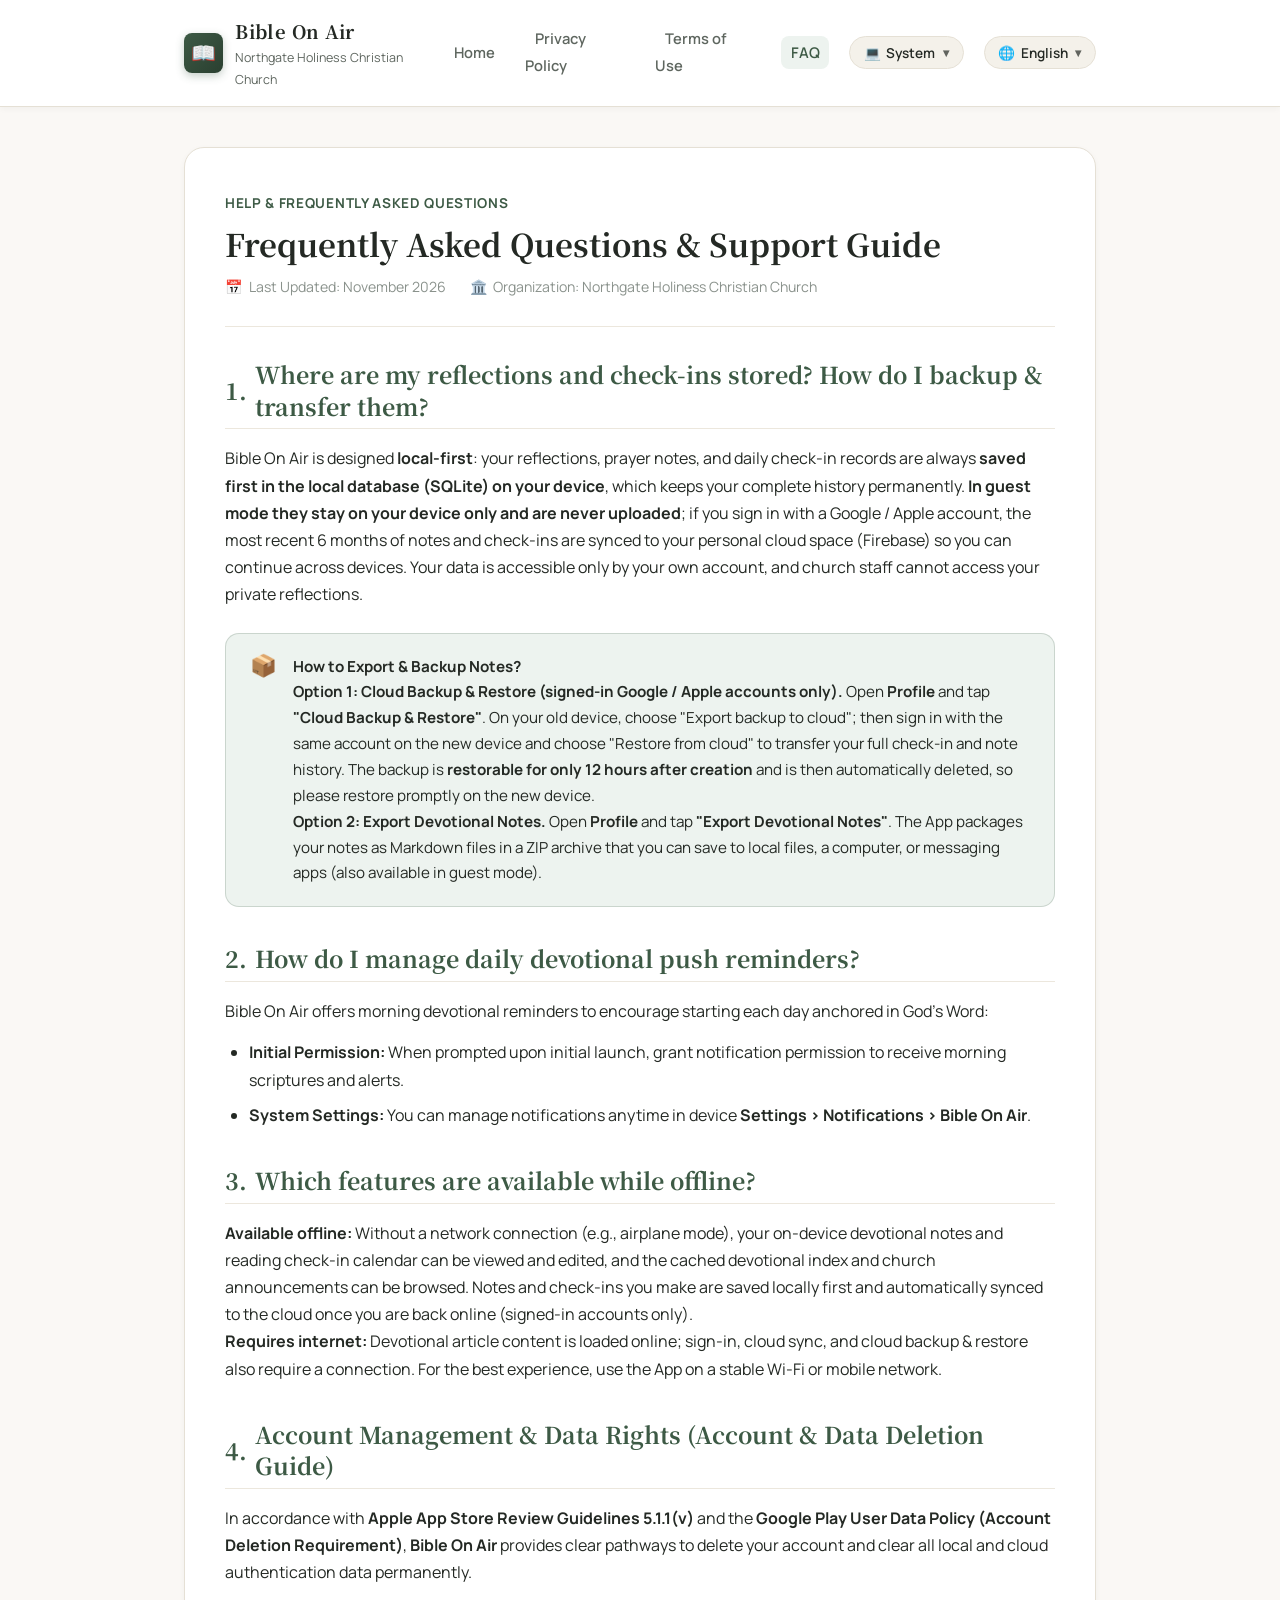
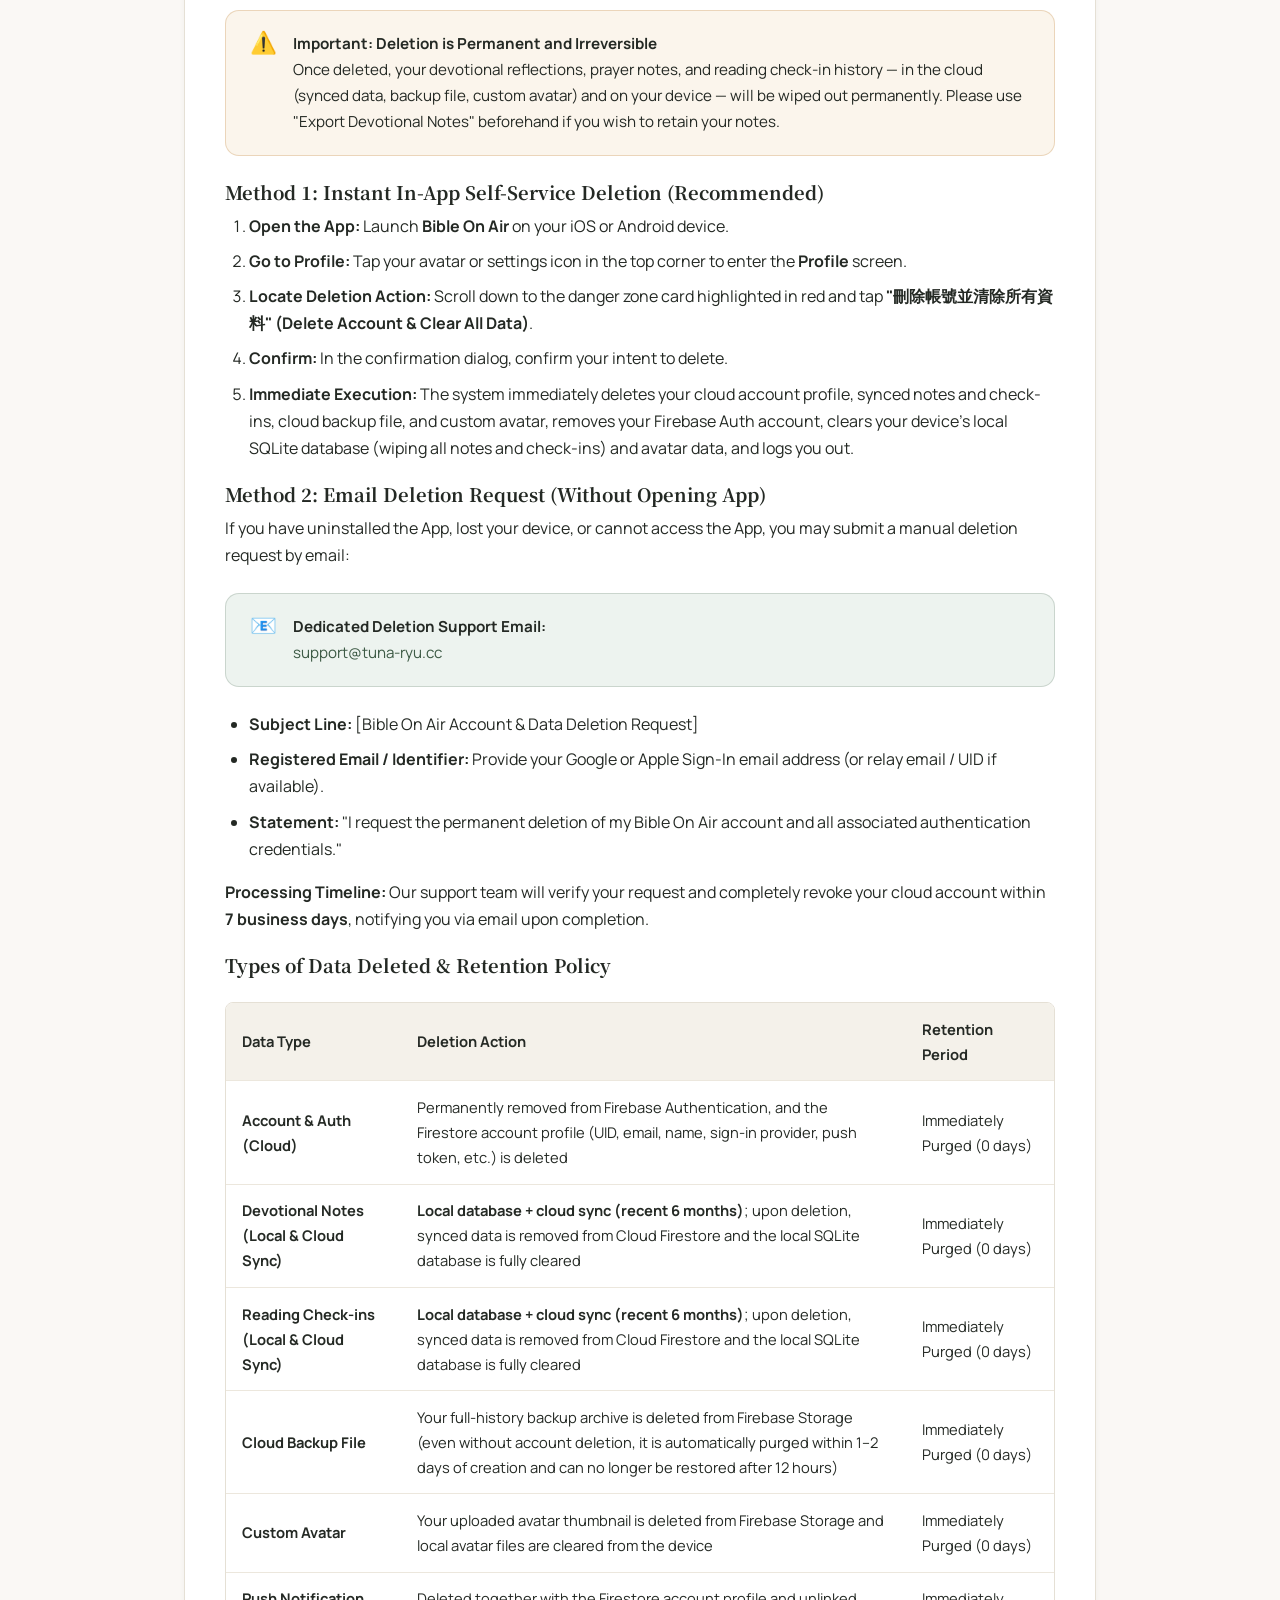
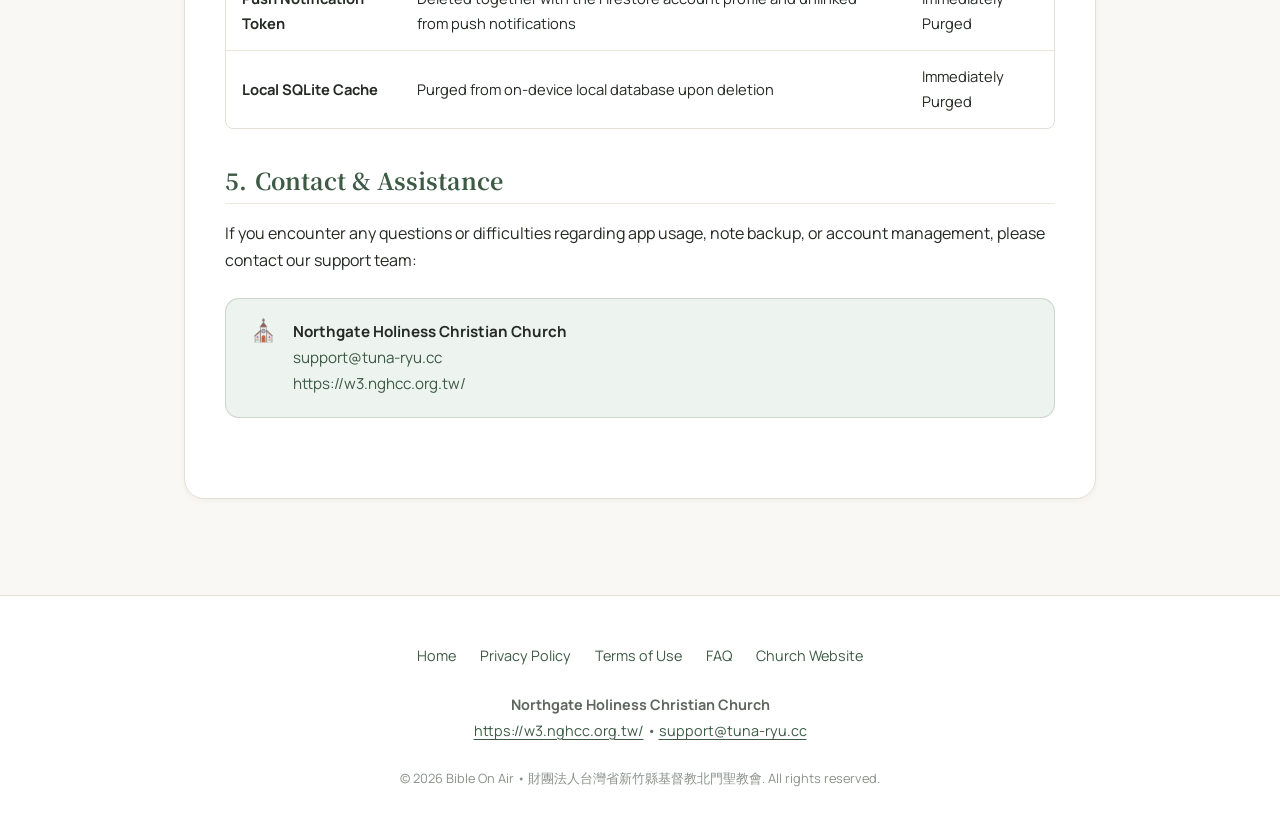
<file: docs/faq.html>
<!DOCTYPE html>
<html lang="zh-TW" data-lang="zh">
<head>
  <meta charset="UTF-8">
  <meta name="viewport" content="width=device-width, initial-scale=1.0">
  <title>常見問題 (FAQ) 與服務指引 - Bible On Air | 新竹北門聖教會</title>
  <meta name="description" content="Bible On Air 常見問題 (FAQ) 與使用服務指引：涵蓋靈修筆記備份移轉、每日讀經推播設定、離線閱讀、帳號管理及符合 Apple/Google 規範之個人資料刪除指引。新竹北門聖教會。">
  <link rel="preconnect" href="https://fonts.googleapis.com">
  <link rel="preconnect" href="https://fonts.gstatic.com" crossorigin>
  <link href="https://fonts.googleapis.com/css2?family=Manrope:wght@400;500;600;700&family=Noto+Serif+TC:wght@500;600;700;900&display=swap" rel="stylesheet">
  <script src="script.js?v=2611071409"></script>
  <link rel="stylesheet" href="style.css?v=2611071409">
</head>
<body>

  <!-- Site Header Component -->
  <site-header></site-header>

  <!-- Main Container -->
  <main class="main-wrapper">
    <article class="doc-card">
      <div class="doc-header">
        <div class="doc-tag">
          <span class="lang-zh">使用支援與常見疑問</span>
          <span class="lang-en">Help &amp; Frequently Asked Questions</span>
        </div>
        <h1 class="doc-title">
          <span class="lang-zh">Bible On Air 常見問題 (FAQ) 與服務指引</span>
          <span class="lang-en">Frequently Asked Questions &amp; Support Guide</span>
        </h1>
        <div class="doc-meta">
          <span>📅 <span class="lang-zh">最後更新日期：2026 年 11 月</span><span class="lang-en">Last Updated: November 2026</span></span>
          <span>🏛️ <span class="lang-zh">主辦單位：財團法人台灣省新竹縣基督教北門聖教會</span><span class="lang-en">Organization: Northgate Holiness Christian Church</span></span>
        </div>
      </div>

      <!-- Q1: Data Storage & Backup -->
      <section class="doc-section">
        <h2>
          <span>1.</span>
          <span class="lang-zh">我的靈修心得與打卡紀錄儲存在哪裡？換手機時如何備份移轉？</span>
          <span class="lang-en">Where are my reflections and check-ins stored? How do I backup &amp; transfer them?</span>
        </h2>
        <p>
          <span class="lang-zh">
            <strong>Bible On Air</strong> 採「本機優先」設計：您的靈修心得筆記、禱告感言及每日打卡月曆紀錄，一律<strong>先儲存於您個人的手機本機資料庫（SQLite）</strong>，並永久保留您的完整歷史。<strong>訪客模式下僅存於本機，不會上傳</strong>；若您以 Google / Apple 正式帳號登入，最近 6 個月內的心得與打卡會同步至您個人專屬的雲端空間（Firebase），以便在多部裝置間延續進度。您的資料僅限本人帳號存取，教會同工無權檢視您的個人屬靈筆記。
          </span>
          <span class="lang-en">
            Bible On Air is designed <strong>local-first</strong>: your reflections, prayer notes, and daily check-in records are always <strong>saved first in the local database (SQLite) on your device</strong>, which keeps your complete history permanently. <strong>In guest mode they stay on your device only and are never uploaded</strong>; if you sign in with a Google / Apple account, the most recent 6 months of notes and check-ins are synced to your personal cloud space (Firebase) so you can continue across devices. Your data is accessible only by your own account, and church staff cannot access your private reflections.
          </span>
        </p>

        <div class="callout callout-info">
          <div class="callout-icon">📦</div>
          <div>
            <strong>
              <span class="lang-zh">如何匯出備份筆記？</span>
              <span class="lang-en">How to Export &amp; Backup Notes?</span>
            </strong><br>
            <span class="lang-zh">
              <strong>方式一：雲端備份與還原（限已登入 Google / Apple 帳號）。</strong>開啟 App 進入<strong>「個人檔案」</strong>，點選<strong>「雲端備份與還原」</strong>，在舊裝置按「匯出備份至雲端」，再於新裝置以同一帳號登入並按「從雲端還原」，即可轉移完整歷史打卡與心得。備份檔自建立起<strong>僅 12 小時內可供還原</strong>，逾期將自動刪除，請盡快於新裝置完成還原。<br><strong>方式二：匯出讀經心得。</strong>進入<strong>「個人檔案」</strong>，點選<strong>「匯出讀經心得」</strong>，系統會將心得打包為 Markdown 檔案之 ZIP 壓縮檔，您可儲存至手機檔案夾、傳送至電腦或以通訊軟體保存（訪客模式亦可使用）。
            </span>
            <span class="lang-en">
              <strong>Option 1: Cloud Backup &amp; Restore (signed-in Google / Apple accounts only).</strong> Open <strong>Profile</strong> and tap <strong>"Cloud Backup &amp; Restore"</strong>. On your old device, choose "Export backup to cloud"; then sign in with the same account on the new device and choose "Restore from cloud" to transfer your full check-in and note history. The backup is <strong>restorable for only 12 hours after creation</strong> and is then automatically deleted, so please restore promptly on the new device.<br><strong>Option 2: Export Devotional Notes.</strong> Open <strong>Profile</strong> and tap <strong>"Export Devotional Notes"</strong>. The App packages your notes as Markdown files in a ZIP archive that you can save to local files, a computer, or messaging apps (also available in guest mode).
            </span>
          </div>
        </div>
      </section>

      <!-- Q2: Push Notifications -->
      <section class="doc-section">
        <h2>
          <span>2.</span>
          <span class="lang-zh">如何開啟、關閉或調整每日晨更靈修推播提醒？</span>
          <span class="lang-en">How do I manage daily devotional push reminders?</span>
        </h2>
        <p>
          <span class="lang-zh">
            Bible On Air 提供每日晨更靈修提醒功能，陪伴您在晨光中以神的話語開始新的一天：
          </span>
          <span class="lang-en">
            Bible On Air offers morning devotional reminders to encourage starting each day anchored in God's Word:
          </span>
        </p>
        <ul>
          <li>
            <span class="lang-zh"><strong>首次使用授權：</strong>首次開啟 App 時系統會詢問是否允許發送通知，點選「允許」即可準時接收每日經文與晨更推播。</span>
            <span class="lang-en"><strong>Initial Permission:</strong> When prompted upon initial launch, grant notification permission to receive morning scriptures and alerts.</span>
          </li>
          <li>
            <span class="lang-zh"><strong>修改系統推播授權：</strong>您可隨時至手機系統<strong>「設定」&gt;「通知」&gt; 選擇「Bible On Air」</strong>開啟或關閉推播通知權限。</span>
            <span class="lang-en"><strong>System Settings:</strong> You can manage notifications anytime in device <strong>Settings &gt; Notifications &gt; Bible On Air</strong>.</span>
          </li>
        </ul>
      </section>

      <!-- Q3: Offline Reading & Audio -->
      <section class="doc-section">
        <h2>
          <span>3.</span>
          <span class="lang-zh">離線狀態下可以使用哪些功能？</span>
          <span class="lang-en">Which features are available while offline?</span>
        </h2>
        <p>
          <span class="lang-zh">
            <strong>離線可用：</strong>在無網路連線的環境下（如飛航模式、地下室），您手機本機的靈修心得筆記與讀經打卡月曆可正常瀏覽與書寫，已快取的靈修目錄與教會公告亦可瀏覽。寫下的筆記與打卡會先存於本機，待恢復連線後再自動同步至雲端（限已登入正式帳號）。<br>
            <strong>需要連網：</strong>靈修文章內文需連線載入；登入、雲端同步、雲端備份與還原亦需網路連線。建議在 Wi-Fi 或行動網路穩定的環境下使用以獲得最佳體驗。
          </span>
          <span class="lang-en">
            <strong>Available offline:</strong> Without a network connection (e.g., airplane mode), your on-device devotional notes and reading check-in calendar can be viewed and edited, and the cached devotional index and church announcements can be browsed. Notes and check-ins you make are saved locally first and automatically synced to the cloud once you are back online (signed-in accounts only).<br>
            <strong>Requires internet:</strong> Devotional article content is loaded online; sign-in, cloud sync, and cloud backup &amp; restore also require a connection. For the best experience, use the App on a stable Wi-Fi or mobile network.
          </span>
        </p>
      </section>

      <!-- Q4: Account Management & Data Rights (Deletion Guidelines) -->
      <section class="doc-section" id="account-deletion">
        <h2>
          <span>4.</span>
          <span class="lang-zh">帳號管理與個人資料自主權（含帳號註銷與資料刪除指引）</span>
          <span class="lang-en">Account Management &amp; Data Rights (Account &amp; Data Deletion Guide)</span>
        </h2>
        <p>
          <span class="lang-zh">
            為保障您的個人資料自主權，並完全遵循 <strong>Apple App Store Review Guidelines 5.1.1(v)</strong> 與 <strong>Google Play 使用者資料政策（Account Deletion Requirement）</strong>，<strong>Bible On Air</strong> 提供完整透明的帳號與資料刪除管道。若您未來不再使用本服務，可隨時要求刪除雲端登入帳號及清除手機本機所有紀錄。
          </span>
          <span class="lang-en">
            In accordance with <strong>Apple App Store Review Guidelines 5.1.1(v)</strong> and the <strong>Google Play User Data Policy (Account Deletion Requirement)</strong>, <strong>Bible On Air</strong> provides clear pathways to delete your account and clear all local and cloud authentication data permanently.
          </span>
        </p>

        <div class="callout callout-warning">
          <div class="callout-icon">⚠️</div>
          <div>
            <strong>
              <span class="lang-zh">重要提醒：刪除操作不可逆</span>
              <span class="lang-en">Important: Deletion is Permanent and Irreversible</span>
            </strong><br>
            <span class="lang-zh">
              帳號刪除完成後，您存放在雲端（同步資料、備份檔、自訂頭像）及手機本機的靈修心得、感言、讀經打卡月曆紀錄皆會被永久抹除，無法復原。若您希望保留歷年靈修筆記，請於刪除前先至 App「個人檔案」點選<strong>「匯出讀經心得」</strong>下載備份。
            </span>
            <span class="lang-en">
              Once deleted, your devotional reflections, prayer notes, and reading check-in history — in the cloud (synced data, backup file, custom avatar) and on your device — will be wiped out permanently. Please use "Export Devotional Notes" beforehand if you wish to retain your notes.
            </span>
          </div>
        </div>

        <h3>
          <span class="lang-zh">途徑一：App 內即時自主刪除（推薦，立即生效）</span>
          <span class="lang-en">Method 1: Instant In-App Self-Service Deletion (Recommended)</span>
        </h3>
        <ol>
          <li>
            <span class="lang-zh"><strong>開啟 App：</strong>在您的 iOS 或 Android 裝置上啟動 <strong>Bible On Air</strong>。</span>
            <span class="lang-en"><strong>Open the App:</strong> Launch <strong>Bible On Air</strong> on your iOS or Android device.</span>
          </li>
          <li>
            <span class="lang-zh"><strong>前往個人檔案：</strong>點選畫面右上角的大頭貼或選單，進入<strong>「個人檔案 (Profile)」</strong>頁面。</span>
            <span class="lang-en"><strong>Go to Profile:</strong> Tap your avatar or settings icon in the top corner to enter the <strong>Profile</strong> screen.</span>
          </li>
          <li>
            <span class="lang-zh"><strong>找到刪除選項：</strong>向下滑動至頁面底部的危險操作區，點選紅色的<strong>「刪除帳號並清除所有資料」</strong>選項。</span>
            <span class="lang-en"><strong>Locate Deletion Action:</strong> Scroll down to the danger zone card highlighted in red and tap <strong>"刪除帳號並清除所有資料" (Delete Account &amp; Clear All Data)</strong>.</span>
          </li>
          <li>
            <span class="lang-zh"><strong>二次確認：</strong>在系統跳出的警告對話框中，點選確認刪除。</span>
            <span class="lang-en"><strong>Confirm:</strong> In the confirmation dialog, confirm your intent to delete.</span>
          </li>
          <li>
            <span class="lang-zh"><strong>即刻抹除：</strong>系統將自動連線 Firebase 伺服器，刪除您的雲端帳號檔案、同步之心得與打卡紀錄、雲端備份檔及自訂頭像，並註銷帳號認證憑證，同時清空手機本機 SQLite 資料庫（抹除所有個人筆記與打卡紀錄）與頭像資料，隨後自動登出返回初始畫面。</span>
            <span class="lang-en"><strong>Immediate Execution:</strong> The system immediately deletes your cloud account profile, synced notes and check-ins, cloud backup file, and custom avatar, removes your Firebase Auth account, clears your device's local SQLite database (wiping all notes and check-ins) and avatar data, and logs you out.</span>
          </li>
        </ol>

        <h3>
          <span class="lang-zh">途徑二：透過電子郵件專人人工申請（免開 App）</span>
          <span class="lang-en">Method 2: Email Deletion Request (Without Opening App)</span>
        </h3>
        <p>
          <span class="lang-zh">
            若您已經解除安裝應用程式、更換新手機或無法開啟 App，您可透過官方客服信箱提出人工刪除申請：
          </span>
          <span class="lang-en">
            If you have uninstalled the App, lost your device, or cannot access the App, you may submit a manual deletion request by email:
          </span>
        </p>

        <div class="callout callout-info">
          <div class="callout-icon">📧</div>
          <div>
            <strong>
              <span class="lang-zh">專人刪除申請信箱：</span>
              <span class="lang-en">Dedicated Deletion Support Email:</span>
            </strong><br>
            <a href="mailto:support@tuna-ryu.cc?subject=%E3%80%90Bible%20On%20Air%20%E5%B8%B3%E8%99%9F%E8%88%87%E8%B3%87%E6%96%99%E5%88%AA%E9%99%A4%E7%94%B3%E8%AB%8B%E3%80%9F">support@tuna-ryu.cc</a>
          </div>
        </div>

        <ul>
          <li>
            <span class="lang-zh"><strong>信件主旨：</strong>【Bible On Air 帳號與個人資料刪除申請】</span>
            <span class="lang-en"><strong>Subject Line:</strong> [Bible On Air Account &amp; Data Deletion Request]</span>
          </li>
          <li>
            <span class="lang-zh"><strong>註冊信箱 / 身分識別：</strong>請提供您在 Google 或 Apple 登入時使用的電子郵件地址（若使用 Apple 隱藏信箱，請提供您的轉發代碼或使用者 UID）。</span>
            <span class="lang-en"><strong>Registered Email / Identifier:</strong> Provide your Google or Apple Sign-In email address (or relay email / UID if available).</span>
          </li>
          <li>
            <span class="lang-zh"><strong>申請說明：</strong>註明「本人申請永久刪除 Bible On Air 應用程式登入帳號與認證資訊」。</span>
            <span class="lang-en"><strong>Statement:</strong> "I request the permanent deletion of my Bible On Air account and all associated authentication credentials."</span>
          </li>
        </ul>
        <p>
          <span class="lang-zh">
            <strong>處理時程：</strong>我們將於收到信件後 <strong>7 個工作天內</strong> 完成身分核對與雲端 Firebase 帳號及雲端資料註銷抹除，並以電子郵件回覆確認信函。
          </span>
          <span class="lang-en">
            <strong>Processing Timeline:</strong> Our support team will verify your request and completely revoke your cloud account within <strong>7 business days</strong>, notifying you via email upon completion.
          </span>
        </p>

        <h3>
          <span class="lang-zh">資料刪除範圍與保留政策</span>
          <span class="lang-en">Types of Data Deleted &amp; Retention Policy</span>
        </h3>
        <div class="data-table-wrapper">
          <table class="data-table">
            <thead>
              <tr>
                <th><span class="lang-zh">資料類型</span><span class="lang-en">Data Type</span></th>
                <th><span class="lang-zh">刪除處理方式</span><span class="lang-en">Deletion Action</span></th>
                <th><span class="lang-zh">保留期限</span><span class="lang-en">Retention Period</span></th>
              </tr>
            </thead>
            <tbody>
              <tr>
                <td><strong><span class="lang-zh">雲端登入身分與認證資料</span><span class="lang-en">Account &amp; Auth (Cloud)</span></strong></td>
                <td>
                  <span class="lang-zh">自 Firebase Authentication 徹底註銷，並刪除 Firestore 帳號檔案（UID、Email、暱稱、登入方式、推播代碼等）</span>
                  <span class="lang-en">Permanently removed from Firebase Authentication, and the Firestore account profile (UID, email, name, sign-in provider, push token, etc.) is deleted</span>
                </td>
                <td><span class="lang-zh">即刻抹除，零保留</span><span class="lang-en">Immediately Purged (0 days)</span></td>
              </tr>
              <tr>
                <td><strong><span class="lang-zh">靈修心得與筆記</span><span class="lang-en">Devotional Notes (Local &amp; Cloud Sync)</span></strong></td>
                <td>
                  <span class="lang-zh"><strong>本機資料庫＋雲端同步（近 6 個月）</strong>；App 執行刪除時，自 Cloud Firestore 刪除同步資料，並自手機 SQLite 資料庫完整抹除</span>
                  <span class="lang-en"><strong>Local database + cloud sync (recent 6 months)</strong>; upon deletion, synced data is removed from Cloud Firestore and the local SQLite database is fully cleared</span>
                </td>
                <td><span class="lang-zh">即刻抹除，零保留</span><span class="lang-en">Immediately Purged (0 days)</span></td>
              </tr>
              <tr>
                <td><strong><span class="lang-zh">讀經打卡歷程</span><span class="lang-en">Reading Check-ins (Local &amp; Cloud Sync)</span></strong></td>
                <td>
                  <span class="lang-zh"><strong>本機資料庫＋雲端同步（近 6 個月）</strong>；App 執行刪除時，自 Cloud Firestore 刪除同步資料，並自手機 SQLite 資料庫完整抹除</span>
                  <span class="lang-en"><strong>Local database + cloud sync (recent 6 months)</strong>; upon deletion, synced data is removed from Cloud Firestore and the local SQLite database is fully cleared</span>
                </td>
                <td><span class="lang-zh">即刻抹除，零保留</span><span class="lang-en">Immediately Purged (0 days)</span></td>
              </tr>
              <tr>
                <td><strong><span class="lang-zh">雲端備份檔</span><span class="lang-en">Cloud Backup File</span></strong></td>
                <td>
                  <span class="lang-zh">自 Firebase Storage 刪除您的完整歷史備份壓縮檔（未刪除帳號時，亦會於建立後 1～2 日內由系統自動清除；12 小時後即無法還原）</span>
                  <span class="lang-en">Your full-history backup archive is deleted from Firebase Storage (even without account deletion, it is automatically purged within 1–2 days of creation and can no longer be restored after 12 hours)</span>
                </td>
                <td><span class="lang-zh">即刻抹除，零保留</span><span class="lang-en">Immediately Purged (0 days)</span></td>
              </tr>
              <tr>
                <td><strong><span class="lang-zh">自訂頭像</span><span class="lang-en">Custom Avatar</span></strong></td>
                <td>
                  <span class="lang-zh">自 Firebase Storage 刪除您上傳之頭像縮圖，並清除手機本機頭像檔案</span>
                  <span class="lang-en">Your uploaded avatar thumbnail is deleted from Firebase Storage and local avatar files are cleared from the device</span>
                </td>
                <td><span class="lang-zh">即刻抹除，零保留</span><span class="lang-en">Immediately Purged (0 days)</span></td>
              </tr>
              <tr>
                <td><strong><span class="lang-zh">推播通知代碼 (FCM)</span><span class="lang-en">Push Notification Token</span></strong></td>
                <td>
                  <span class="lang-zh">隨 Firestore 帳號檔案一併刪除，並解除推播綁定</span>
                  <span class="lang-en">Deleted together with the Firestore account profile and unlinked from push notifications</span>
                </td>
                <td><span class="lang-zh">即刻抹除</span><span class="lang-en">Immediately Purged</span></td>
              </tr>
              <tr>
                <td><strong><span class="lang-zh">本機快取資料庫</span><span class="lang-en">Local SQLite Cache</span></strong></td>
                <td>
                  <span class="lang-zh">清空裝置內部儲存之文章、筆記與閱讀快取</span>
                  <span class="lang-en">Purged from on-device local database upon deletion</span>
                </td>
                <td><span class="lang-zh">即刻清空</span><span class="lang-en">Immediately Purged</span></td>
              </tr>
            </tbody>
          </table>
        </div>
      </section>

      <!-- Section 5: Contact -->
      <section class="doc-section">
        <h2>
          <span>5.</span>
          <span class="lang-zh">問題洽詢與技術支援</span>
          <span class="lang-en">Contact &amp; Assistance</span>
        </h2>
        <p>
          <span class="lang-zh">若您在日常使用、心得備份或帳號管理遭遇任何疑問或困難，歡迎隨時聯繫技術團隊：</span>
          <span class="lang-en">If you encounter any questions or difficulties regarding app usage, note backup, or account management, please contact our support team:</span>
        </p>
        <div class="callout callout-info">
          <div class="callout-icon">⛪</div>
          <div>
            <strong>
              <span class="lang-zh">財團法人台灣省新竹縣基督教北門聖教會</span>
              <span class="lang-en">Northgate Holiness Christian Church</span>
            </strong><br>
            <span class="lang-zh">技術支援信箱：</span><a href="mailto:support@tuna-ryu.cc">support@tuna-ryu.cc</a><br>
            <span class="lang-zh">教會官方網站：</span><a href="https://w3.nghcc.org.tw/" target="_blank" rel="noopener noreferrer">https://w3.nghcc.org.tw/</a>
          </div>
        </div>
      </section>
    </article>
  </main>

  <!-- Site Footer -->
  <footer class="site-footer">
    <div class="footer-container">
      <nav class="footer-nav">
        <a href="index.html">
          <span class="lang-zh">首頁</span>
          <span class="lang-en">Home</span>
        </a>
        <a href="privacy.html">
          <span class="lang-zh">隱私權政策</span>
          <span class="lang-en">Privacy Policy</span>
        </a>
        <a href="terms.html">
          <span class="lang-zh">服務條款</span>
          <span class="lang-en">Terms of Use</span>
        </a>
        <a href="faq.html">
          <span class="lang-zh">常見問題</span>
          <span class="lang-en">FAQ</span>
        </a>
        <a href="https://w3.nghcc.org.tw/" target="_blank" rel="noopener noreferrer">
          <span class="lang-zh">教會官方網站</span>
          <span class="lang-en">Church Website</span>
        </a>
      </nav>

      <div class="footer-church-info">
        <strong>
          <span class="lang-zh">財團法人台灣省新竹縣基督教北門聖教會</span>
          <span class="lang-en">Northgate Holiness Christian Church</span>
        </strong><br>
        <span class="lang-zh">官方網站：</span><a href="https://w3.nghcc.org.tw/" target="_blank" rel="noopener noreferrer">https://w3.nghcc.org.tw/</a> &bull;
        <span class="lang-zh">技術支援與問題諮詢：</span><a href="mailto:support@tuna-ryu.cc">support@tuna-ryu.cc</a>
      </div>

      <div class="footer-copy">
        &copy; 2026 Bible On Air &bull; 財團法人台灣省新竹縣基督教北門聖教會. All rights reserved.
      </div>
    </div>
  </footer>
</body>
</html>
</file>
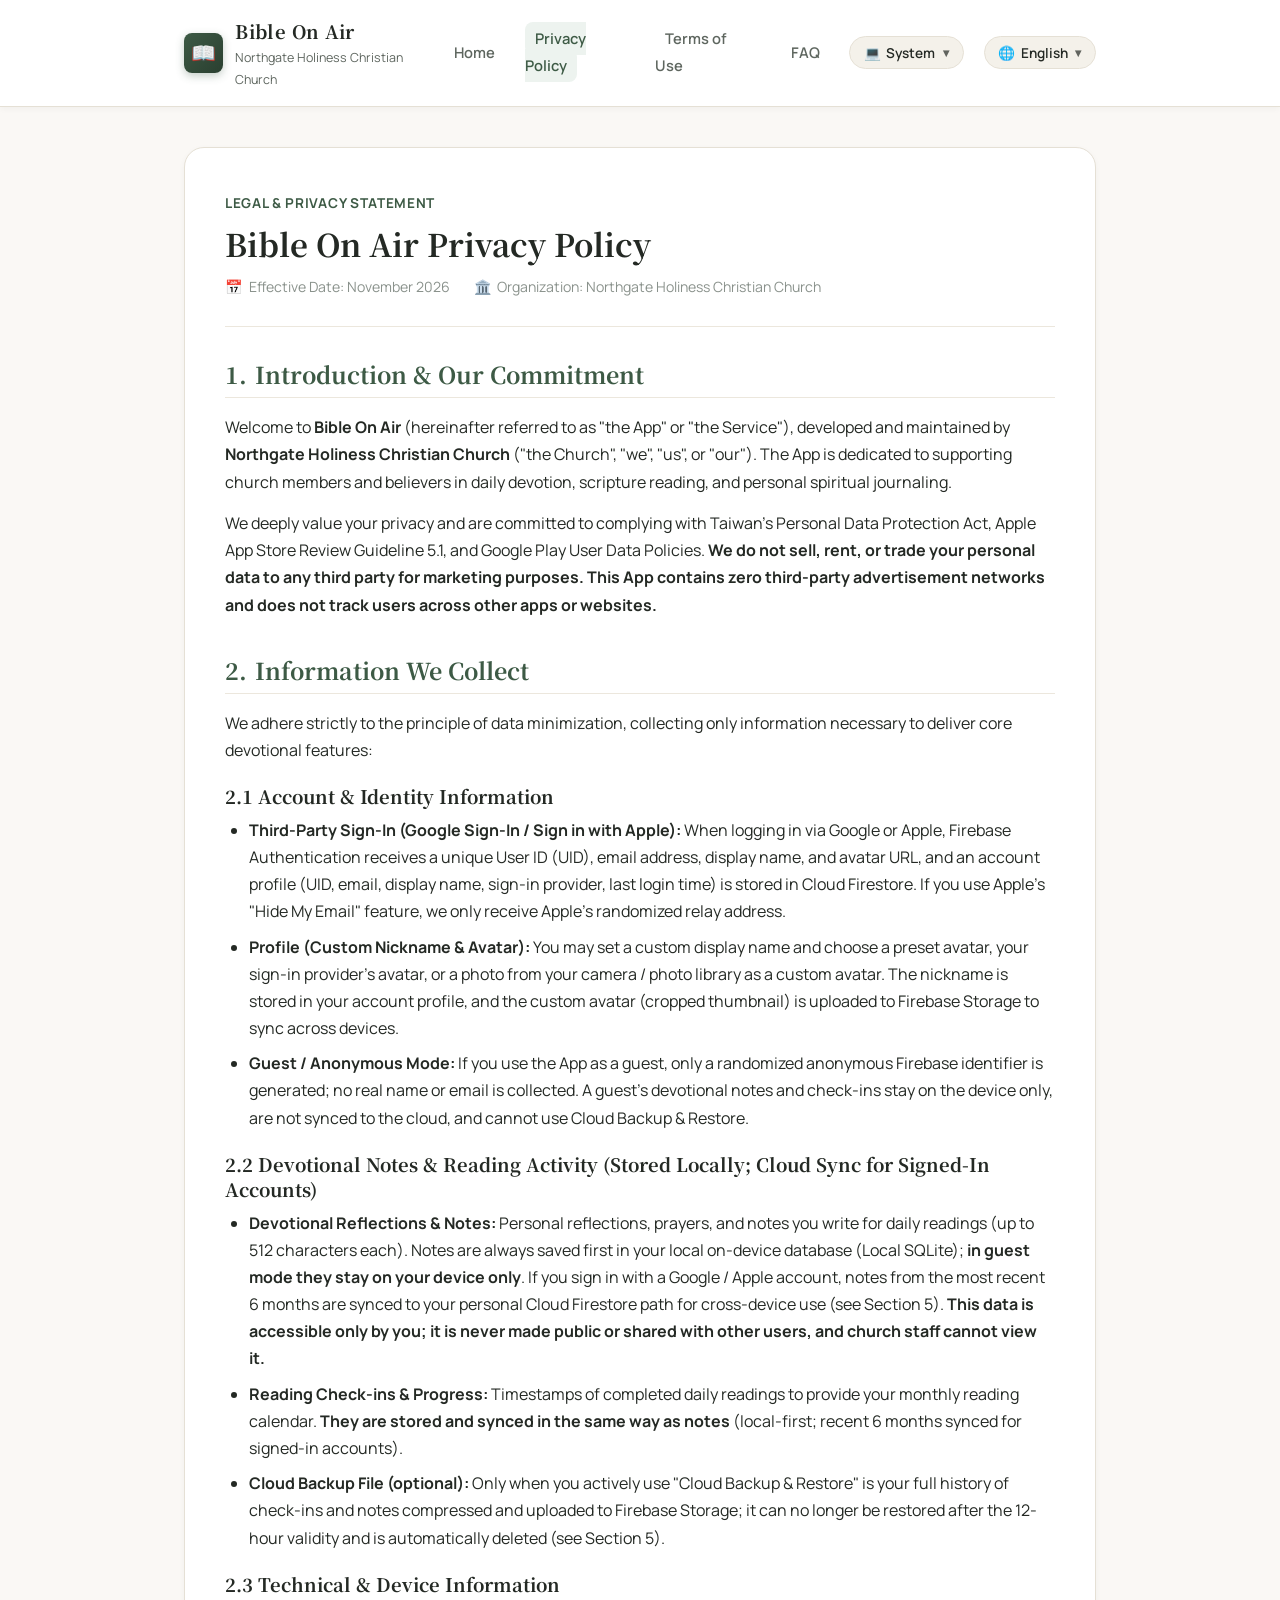
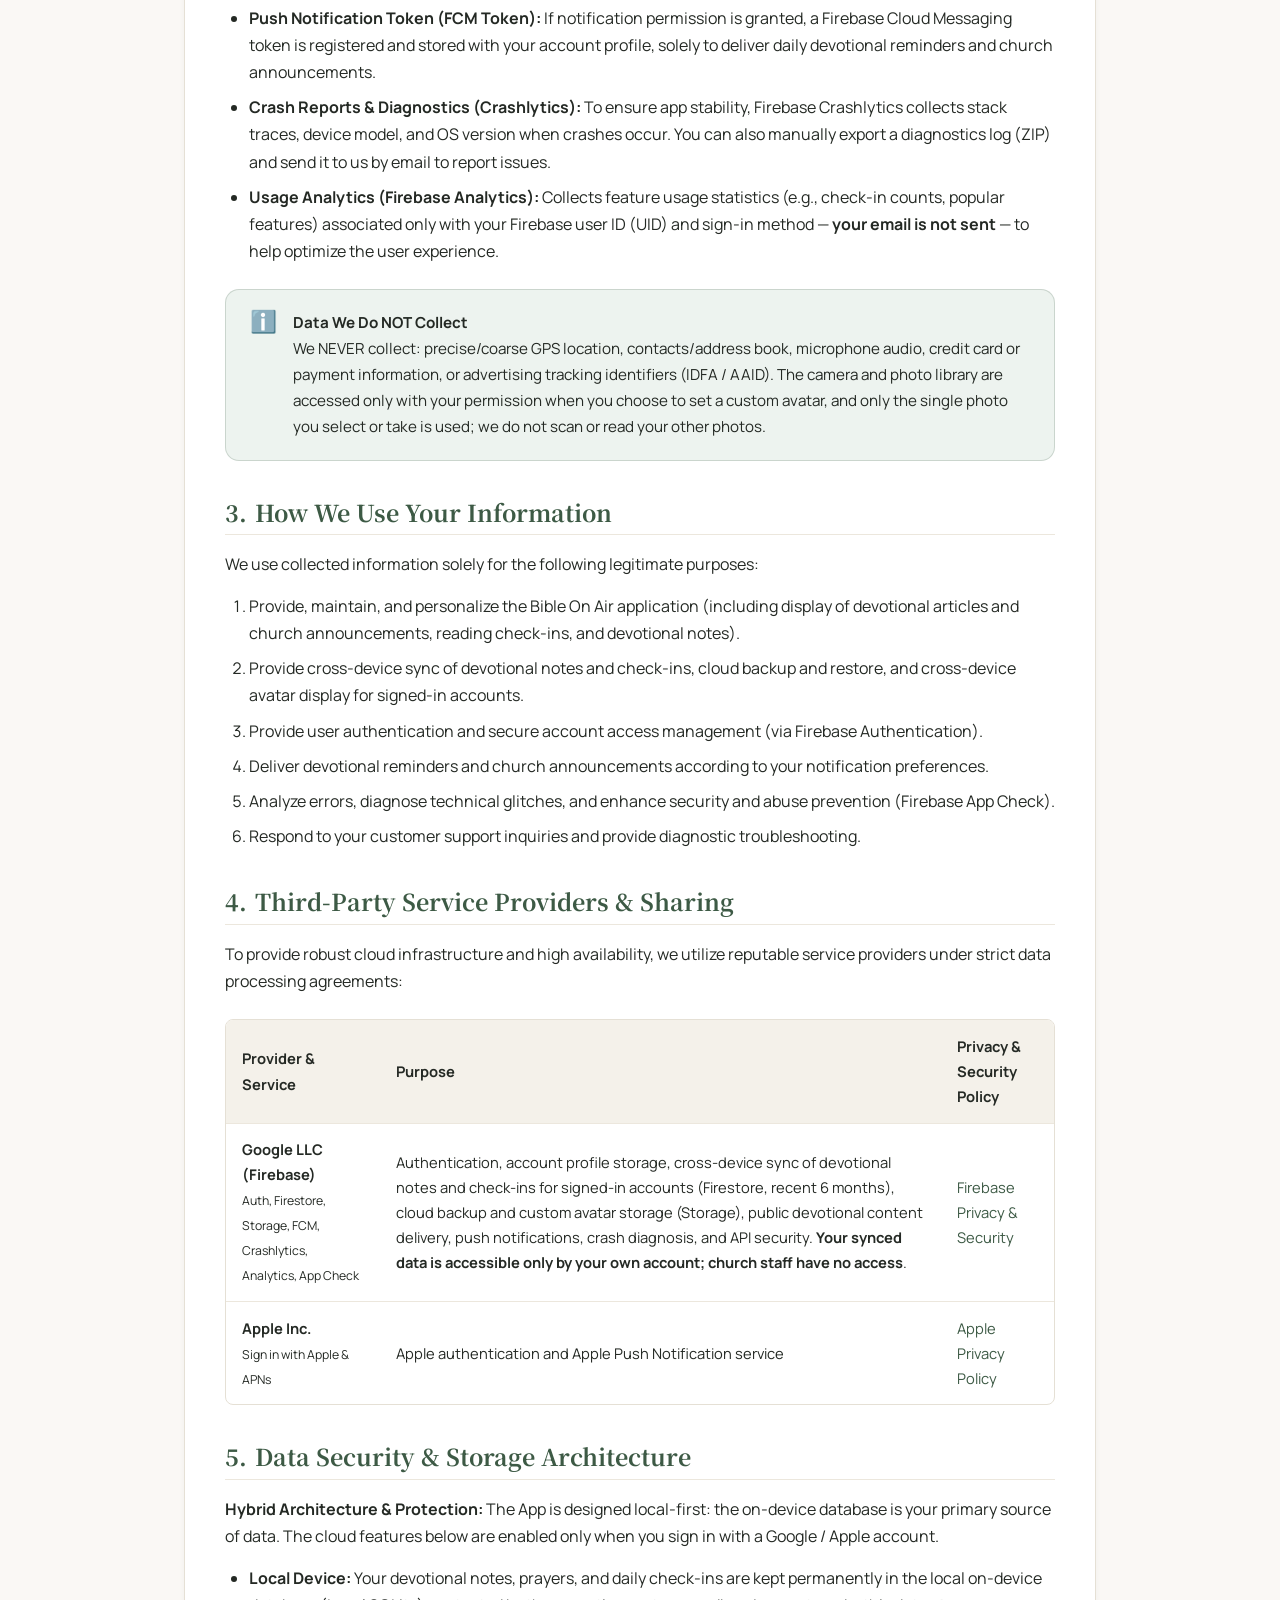
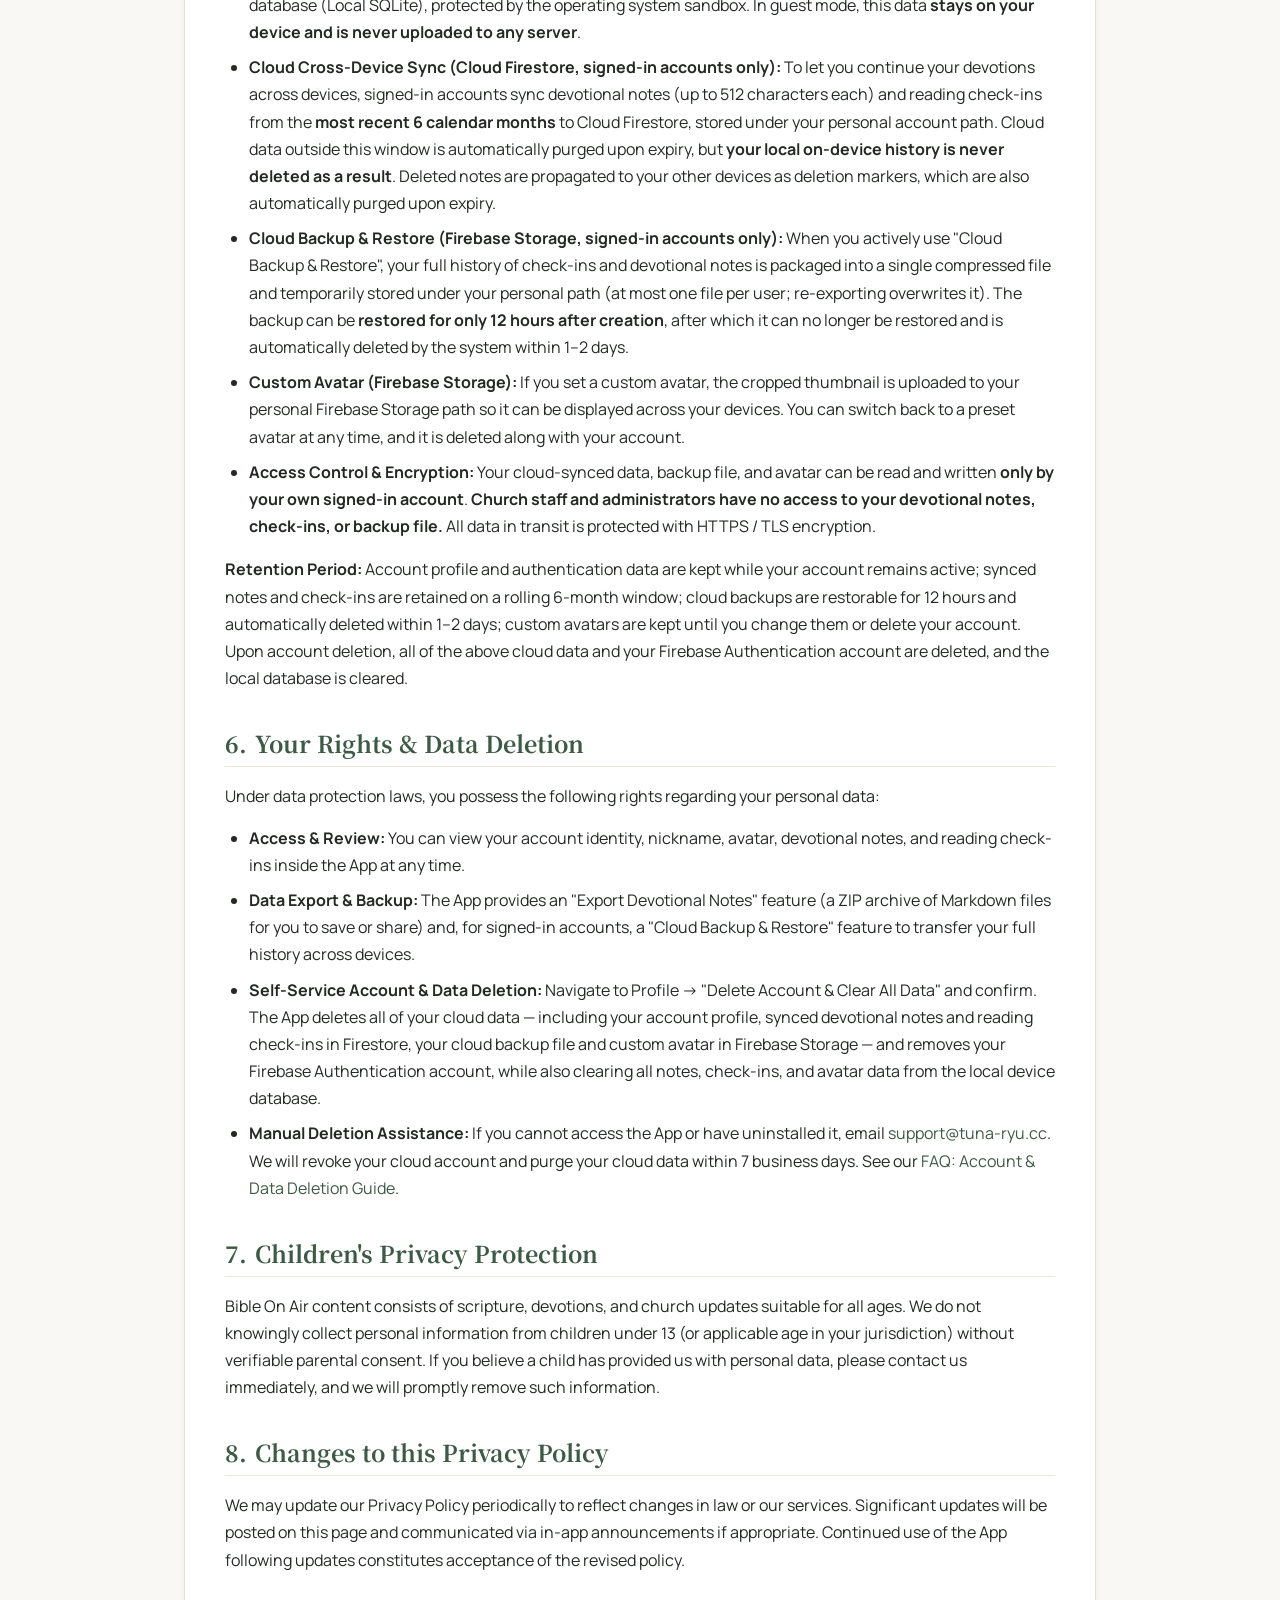
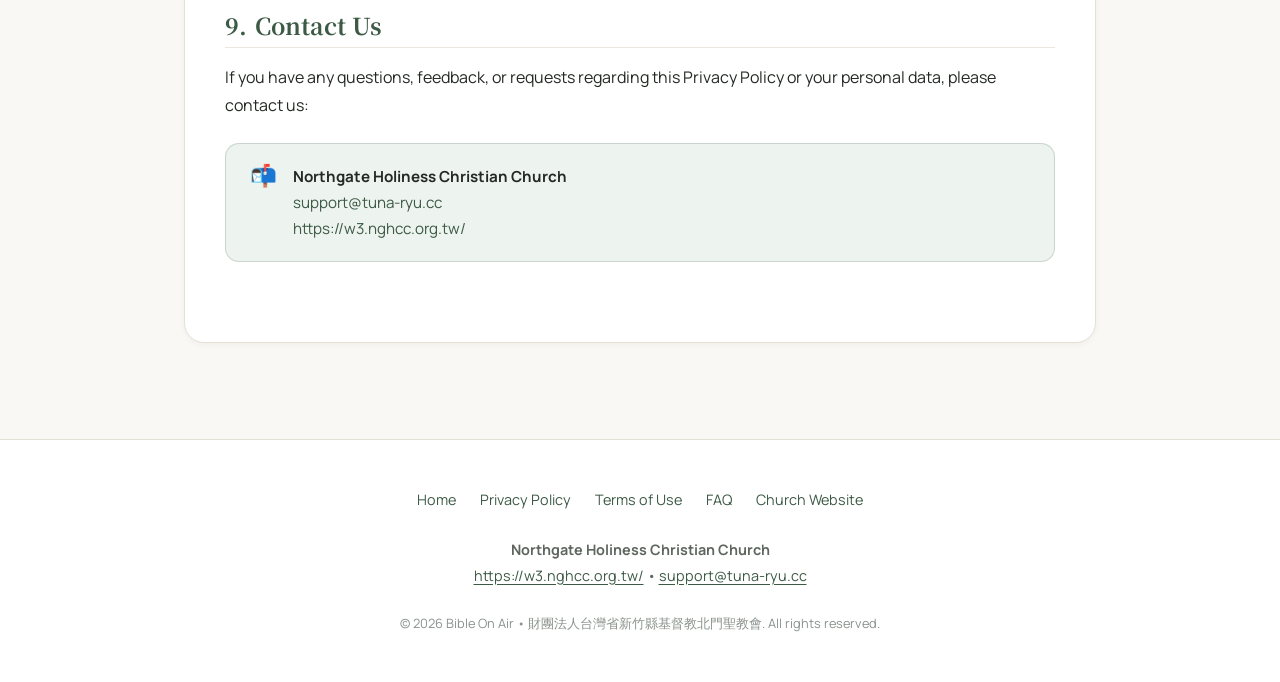
<file: docs/privacy.html>
<!DOCTYPE html>
<html lang="zh-TW" data-lang="zh">
<head>
  <meta charset="UTF-8">
  <meta name="viewport" content="width=device-width, initial-scale=1.0">
  <title>隱私權政策 (Privacy Policy) - Bible On Air | 新竹北門聖教會</title>
  <meta name="description" content="Bible On Air 隱私權政策 (Privacy Policy)：詳細說明財團法人台灣省新竹縣基督教北門聖教會如何保護與處理您的個人資料。無廣告、不追蹤、尊重個人自主權。">
  <link rel="preconnect" href="https://fonts.googleapis.com">
  <link rel="preconnect" href="https://fonts.gstatic.com" crossorigin>
  <link href="https://fonts.googleapis.com/css2?family=Manrope:wght@400;500;600;700&family=Noto+Serif+TC:wght@500;600;700;900&display=swap" rel="stylesheet">
  <script src="script.js?v=2611071409"></script>
  <link rel="stylesheet" href="style.css?v=2611071409">
</head>
<body>

  <!-- Site Header Component -->
  <site-header></site-header>

  <!-- Main Container -->
  <main class="main-wrapper">
    <article class="doc-card">
      <div class="doc-header">
        <div class="doc-tag">
          <span class="lang-zh">法律規範與隱私宣告</span>
          <span class="lang-en">Legal &amp; Privacy Statement</span>
        </div>
        <h1 class="doc-title">
          <span class="lang-zh">Bible On Air 隱私權政策</span>
          <span class="lang-en">Bible On Air Privacy Policy</span>
        </h1>
        <div class="doc-meta">
          <span>📅 <span class="lang-zh">最後更新與生效日期：2026 年 11 月</span><span class="lang-en">Effective Date: November 2026</span></span>
          <span>🏛️ <span class="lang-zh">主辦單位：財團法人台灣省新竹縣基督教北門聖教會</span><span class="lang-en">Organization: Northgate Holiness Christian Church</span></span>
        </div>
      </div>

      <!-- Introduction -->
      <section class="doc-section">
        <h2>
          <span>1.</span>
          <span class="lang-zh">引言與政策承諾</span>
          <span class="lang-en">Introduction &amp; Our Commitment</span>
        </h2>
        <p>
          <span class="lang-zh">
            歡迎使用 <strong>Bible On Air</strong>（以下簡稱「本應用程式」或「本服務」）。本應用程式由 <strong>財團法人台灣省新竹縣基督教北門聖教會</strong>（以下簡稱「本教會」、「我們」）開發並維護，旨在提供會友及廣大弟兄姊妹日常靈修、聖經閱讀及個人屬靈筆記之用。
          </span>
          <span class="lang-en">
            Welcome to <strong>Bible On Air</strong> (hereinafter referred to as "the App" or "the Service"), developed and maintained by <strong>Northgate Holiness Christian Church</strong> ("the Church", "we", "us", or "our"). The App is dedicated to supporting church members and believers in daily devotion, scripture reading, and personal spiritual journaling.
          </span>
        </p>
        <p>
          <span class="lang-zh">
            我們深知隱私與個人資料的重要性，並致力依據中華民國《個人資料保護法》、Apple App Store 審查指南第 5.1 條及 Google Play 使用者資料政策，透明公開我們處理資料的方式。<strong>我們絕不會販售、出租或出於商業行銷目的向任何第三方揭露您的個人資料。本服務無任何廣告聯播網，亦不參與任何跨應用程式之廣告追蹤。</strong>
          </span>
          <span class="lang-en">
            We deeply value your privacy and are committed to complying with Taiwan's Personal Data Protection Act, Apple App Store Review Guideline 5.1, and Google Play User Data Policies. <strong>We do not sell, rent, or trade your personal data to any third party for marketing purposes. This App contains zero third-party advertisement networks and does not track users across other apps or websites.</strong>
          </span>
        </p>
      </section>

      <!-- Data Collected -->
      <section class="doc-section">
        <h2>
          <span>2.</span>
          <span class="lang-zh">我們收集的資訊項目</span>
          <span class="lang-en">Information We Collect</span>
        </h2>
        <p>
          <span class="lang-zh">
            本應用程式採「資料最小化」（Data Minimization）原則，僅收集提供靈修核心功能所需之必要資訊：
          </span>
          <span class="lang-en">
            We adhere strictly to the principle of data minimization, collecting only information necessary to deliver core devotional features:
          </span>
        </p>

        <h3>
          <span class="lang-zh">2.1 帳號與身分識別資料</span>
          <span class="lang-en">2.1 Account &amp; Identity Information</span>
        </h3>
<ul>
          <li>
            <span class="lang-zh">
              <strong>第三方登入（Google Sign-In / Sign in with Apple）：</strong>當您選擇以 Google 或 Apple 帳號登入時，系統會經由 Firebase Authentication 接收您的專屬使用者識別碼（User ID / UID）、電子郵件地址（Email）、顯示暱稱（Display Name）及大頭照網址（Photo URL），並將帳號檔案（UID、Email、暱稱、登入方式、最後登入時間）儲存於 Cloud Firestore。若您使用 Apple「隱藏我的電子郵件」功能，我們僅會收到 Apple 指派的隨機轉發信箱。
            </span>
            <span class="lang-en">
              <strong>Third-Party Sign-In (Google Sign-In / Sign in with Apple):</strong> When logging in via Google or Apple, Firebase Authentication receives a unique User ID (UID), email address, display name, and avatar URL, and an account profile (UID, email, display name, sign-in provider, last login time) is stored in Cloud Firestore. If you use Apple's "Hide My Email" feature, we only receive Apple's randomized relay address.
            </span>
          </li>
          <li>
            <span class="lang-zh">
              <strong>個人檔案（自訂暱稱與頭像）：</strong>您可自訂顯示暱稱，並可選擇預設頭像、登入服務提供之頭像，或從相機／相簿選取照片作為自訂頭像。暱稱會儲存於您的帳號檔案，自訂頭像（裁切後縮圖）會上傳至 Firebase Storage，用於不同裝置間同步。
            </span>
            <span class="lang-en">
              <strong>Profile (Custom Nickname &amp; Avatar):</strong> You may set a custom display name and choose a preset avatar, your sign-in provider's avatar, or a photo from your camera / photo library as a custom avatar. The nickname is stored in your account profile, and the custom avatar (cropped thumbnail) is uploaded to Firebase Storage to sync across devices.
            </span>
          </li>
          <li>
            <span class="lang-zh">
              <strong>訪客模式（Guest Mode）：</strong>若您選擇不登入以訪客身分使用，系統僅會產生 Firebase 隨機匿名識別碼，不收集任何個人真實姓名或電子郵件。訪客的靈修心得與打卡紀錄僅存於本機，不會同步至雲端，亦無法使用雲端備份與還原功能。
            </span>
            <span class="lang-en">
              <strong>Guest / Anonymous Mode:</strong> If you use the App as a guest, only a randomized anonymous Firebase identifier is generated; no real name or email is collected. A guest's devotional notes and check-ins stay on the device only, are not synced to the cloud, and cannot use Cloud Backup &amp; Restore.
            </span>
          </li>
</ul>

<h3>
          <span class="lang-zh">2.2 靈修心得與閱讀活動（本機儲存；登入帳號可雲端同步）</span>
          <span class="lang-en">2.2 Devotional Notes &amp; Reading Activity (Stored Locally; Cloud Sync for Signed-In Accounts)</span>
        </h3>
        <ul>
          <li>
            <span class="lang-zh">
              <strong>靈修心得與筆記（Devotional Notes）：</strong>您針對每日經文所撰寫的感言、禱告與個人心得筆記（每篇上限 512 字）。筆記一律先儲存於您手機的本機資料庫（Local SQLite）；<strong>訪客模式下僅存於本機</strong>。若您以 Google / Apple 正式帳號登入，最近 6 個月內的筆記會同步至您專屬的 Cloud Firestore 路徑，以便跨裝置使用（詳見第 5 節）。<strong>此資料僅供您本人存取，不會公開或與其他使用者分享，教會同工亦無法查看。</strong>
            </span>
            <span class="lang-en">
              <strong>Devotional Reflections &amp; Notes:</strong> Personal reflections, prayers, and notes you write for daily readings (up to 512 characters each). Notes are always saved first in your local on-device database (Local SQLite); <strong>in guest mode they stay on your device only</strong>. If you sign in with a Google / Apple account, notes from the most recent 6 months are synced to your personal Cloud Firestore path for cross-device use (see Section 5). <strong>This data is accessible only by you; it is never made public or shared with other users, and church staff cannot view it.</strong>
            </span>
          </li>
          <li>
            <span class="lang-zh">
              <strong>閱讀打卡與歷程（Reading Records &amp; Calendar）：</strong>記錄您每日完成靈修經文的閱讀狀態與打卡時間戳記，供您檢視個人靈修月曆與進度。<strong>其儲存與同步方式與心得筆記相同</strong>（本機為主；登入帳號同步近 6 個月）。
            </span>
            <span class="lang-en">
              <strong>Reading Check-ins &amp; Progress:</strong> Timestamps of completed daily readings to provide your monthly reading calendar. <strong>They are stored and synced in the same way as notes</strong> (local-first; recent 6 months synced for signed-in accounts).
            </span>
          </li>
          <li>
            <span class="lang-zh">
              <strong>雲端備份檔（選用）：</strong>僅在您主動使用「雲端備份與還原」時，才會將完整歷史打卡與心得壓縮上傳至 Firebase Storage，並於 12 小時有效期限後無法還原、由系統自動刪除（詳見第 5 節）。
            </span>
            <span class="lang-en">
              <strong>Cloud Backup File (optional):</strong> Only when you actively use "Cloud Backup &amp; Restore" is your full history of check-ins and notes compressed and uploaded to Firebase Storage; it can no longer be restored after the 12-hour validity and is automatically deleted (see Section 5).
            </span>
          </li>
</ul>

        <h3>
          <span class="lang-zh">2.3 技術與裝置資訊</span>
          <span class="lang-en">2.3 Technical &amp; Device Information</span>
        </h3>
        <ul>
          <li>
            <span class="lang-zh">
              <strong>推播通知代碼（FCM Token）：</strong>若您允許接收推播通知，系統會記錄 Firebase Cloud Messaging (FCM) 代碼，並與您的帳號檔案一同儲存，僅用於向您的裝置發送每日靈修提醒與教會重要公告。
            </span>
            <span class="lang-en">
              <strong>Push Notification Token (FCM Token):</strong> If notification permission is granted, a Firebase Cloud Messaging token is registered and stored with your account profile, solely to deliver daily devotional reminders and church announcements.
            </span>
          </li>
          <li>
            <span class="lang-zh">
              <strong>崩潰日誌與診斷（Crashlytics &amp; Diagnostics）：</strong>為維持系統穩定性，當應用程式發生閃退或嚴重異常時，Firebase Crashlytics 會收集錯誤回溯（Stack Trace）、裝置型號及作業系統版本。您亦可在 App 內主動匯出診斷日誌（ZIP 檔）並自行以電子郵件寄送給我們進行問題回報。
            </span>
            <span class="lang-en">
              <strong>Crash Reports &amp; Diagnostics (Crashlytics):</strong> To ensure app stability, Firebase Crashlytics collects stack traces, device model, and OS version when crashes occur. You can also manually export a diagnostics log (ZIP) and send it to us by email to report issues.
            </span>
          </li>
          <li>
            <span class="lang-zh">
              <strong>使用統計（Firebase Analytics）：</strong>收集功能使用頻率（如打卡次數、熱門功能開啟），並僅以 Firebase 使用者識別碼（UID）及登入方式關聯，<strong>不會傳送您的電子郵件</strong>，供工程團隊改善操作體驗。
            </span>
            <span class="lang-en">
              <strong>Usage Analytics (Firebase Analytics):</strong> Collects feature usage statistics (e.g., check-in counts, popular features) associated only with your Firebase user ID (UID) and sign-in method — <strong>your email is not sent</strong> — to help optimize the user experience.
            </span>
          </li>
        </ul>

        <div class="callout callout-info">
          <div class="callout-icon">ℹ️</div>
          <div>
            <strong>
              <span class="lang-zh">我們「絕不」收集的機敏資訊</span>
              <span class="lang-en">Data We Do NOT Collect</span>
            </strong><br>
<span class="lang-zh">
              本 App 絕不收集：精確或粗略地理位置 (GPS)、通訊錄聯絡人、麥克風錄音、信用卡或任何財務付款資料、以及廣告追蹤識別碼 (IDFA / AAID)。相機與相簿僅在您主動設定自訂頭像時，才會經您授權後存取您所選取或拍攝的單張照片，我們不會掃描或讀取您的其他相片。
            </span>
            <span class="lang-en">
              We NEVER collect: precise/coarse GPS location, contacts/address book, microphone audio, credit card or payment information, or advertising tracking identifiers (IDFA / AAID). The camera and photo library are accessed only with your permission when you choose to set a custom avatar, and only the single photo you select or take is used; we do not scan or read your other photos.
            </span>
          </div>
        </div>
      </section>

      <!-- How Data is Used -->
      <section class="doc-section">
        <h2>
          <span>3.</span>
          <span class="lang-zh">個人資料之使用目的</span>
          <span class="lang-en">How We Use Your Information</span>
        </h2>
        <p>
          <span class="lang-zh">我們收集上述資料之法定目的僅限於：</span>
          <span class="lang-en">We use collected information solely for the following legitimate purposes:</span>
        </p>
        <ol>
          <li>
            <span class="lang-zh">提供、維持並個人化 Bible On Air 應用程式服務（包括靈修文章與教會公告呈現、讀經打卡與心得筆記）。</span>
            <span class="lang-en">Provide, maintain, and personalize the Bible On Air application (including display of devotional articles and church announcements, reading check-ins, and devotional notes).</span>
          </li>
          <li>
            <span class="lang-zh">
              提供已登入帳號之靈修心得與打卡跨裝置同步、雲端備份與還原，以及自訂頭像之跨裝置顯示。
            </span>
            <span class="lang-en">
              Provide cross-device sync of devotional notes and check-ins, cloud backup and restore, and cross-device avatar display for signed-in accounts.
            </span>
          </li>
          <li>
            <span class="lang-zh">進行使用者身分認證與帳號安全管理（經由 Firebase Authentication）。</span>
            <span class="lang-en">Provide user authentication and secure account access management (via Firebase Authentication).</span>
          </li>
          <li>
            <span class="lang-zh">依據您的偏好設定發送晨更提醒與教會重要活動通知。</span>
            <span class="lang-en">Deliver devotional reminders and church announcements according to your notification preferences.</span>
          </li>
          <li>
            <span class="lang-zh">分析與排除軟體錯誤，提升應用程式穩定性與資安防護（Firebase App Check）。</span>
            <span class="lang-en">Analyze errors, diagnose technical glitches, and enhance security and abuse prevention (Firebase App Check).</span>
          </li>
          <li>
            <span class="lang-zh">回覆您的客服詢問與問題診斷協助。</span>
            <span class="lang-en">Respond to your customer support inquiries and provide diagnostic troubleshooting.</span>
          </li>
        </ol>
      </section>

      <!-- Third-Party Service Providers -->
      <section class="doc-section">
        <h2>
          <span>4.</span>
          <span class="lang-zh">第三方服務供應商與資料共享</span>
          <span class="lang-en">Third-Party Service Providers &amp; Sharing</span>
        </h2>
        <p>
          <span class="lang-zh">
            為提供高可用性與安全的雲端基礎架構，我們委託具備國際合規標準之知名雲端業者處理必要技術資料。所有服務供應商均受嚴格的資料處理協議與資安保密協定約束：
          </span>
          <span class="lang-en">
            To provide robust cloud infrastructure and high availability, we utilize reputable service providers under strict data processing agreements:
          </span>
        </p>
        <div class="data-table-wrapper">
          <table class="data-table">
            <thead>
              <tr>
                <th><span class="lang-zh">供應商與服務</span><span class="lang-en">Provider &amp; Service</span></th>
                <th><span class="lang-zh">用途</span><span class="lang-en">Purpose</span></th>
                <th><span class="lang-zh">隱私政策與安全協定</span><span class="lang-en">Privacy &amp; Security Policy</span></th>
              </tr>
            </thead>
            <tbody>
              <tr>
<td><strong>Google LLC (Firebase)</strong><br><small>Auth, Firestore, Storage, FCM, Crashlytics, Analytics, App Check</small></td>
                <td>
                  <span class="lang-zh">使用者身分認證、帳號檔案儲存、已登入帳號之靈修心得與打卡跨裝置同步（Firestore，近 6 個月）、雲端備份與自訂頭像儲存（Storage）、靈修公開文章唯讀獲取、推播通知發送、應用程式錯誤診斷與安全防護。<strong>您的同步資料僅限本人帳號存取，教會同工無權讀取</strong>。</span>
                  <span class="lang-en">Authentication, account profile storage, cross-device sync of devotional notes and check-ins for signed-in accounts (Firestore, recent 6 months), cloud backup and custom avatar storage (Storage), public devotional content delivery, push notifications, crash diagnosis, and API security. <strong>Your synced data is accessible only by your own account; church staff have no access</strong>.</span>
                </td>
                <td><a href="https://firebase.google.com/support/privacy" target="_blank" rel="noopener noreferrer">Firebase Privacy &amp; Security</a></td>
              </tr>
              <tr>
                <td><strong>Apple Inc.</strong><br><small>Sign in with Apple &amp; APNs</small></td>
                <td>
                  <span class="lang-zh">iOS 帳號快速登入與 Apple 推播通知服務</span>
                  <span class="lang-en">Apple authentication and Apple Push Notification service</span>
                </td>
                <td><a href="https://www.apple.com/legal/privacy/" target="_blank" rel="noopener noreferrer">Apple Privacy Policy</a></td>
              </tr>
            </tbody>
          </table>
        </div>
      </section>

      <!-- Data Security & Storage -->
      <section class="doc-section">
        <h2>
          <span>5.</span>
          <span class="lang-zh">資料安全與保存架構</span>
          <span class="lang-en">Data Security &amp; Storage Architecture</span>
        </h2>
<p>
          <span class="lang-zh">
            <strong>雲端與本機分工保護：</strong>本應用程式以「本機優先」（Local-First）設計，手機本機資料庫為您的主要資料來源；僅在您以 Google / Apple 正式帳號登入時，才會啟用下列雲端功能。
          </span>
          <span class="lang-en">
            <strong>Hybrid Architecture &amp; Protection:</strong> The App is designed local-first: the on-device database is your primary source of data. The cloud features below are enabled only when you sign in with a Google / Apple account.
          </span>
        </p>
        <ul>
          <li>
            <span class="lang-zh">
              <strong>手機裝置本機：</strong>您的靈修筆記、禱告感言與每日打卡紀錄永久保存於本機資料庫（Local SQLite），享有手機作業系統之沙盒隱私保護；訪客模式下，這些資料<strong>僅存在您的手機中，不會上傳至任何伺服器</strong>。
            </span>
            <span class="lang-en">
              <strong>Local Device:</strong> Your devotional notes, prayers, and daily check-ins are kept permanently in the local on-device database (Local SQLite), protected by the operating system sandbox. In guest mode, this data <strong>stays on your device and is never uploaded to any server</strong>.
            </span>
          </li>
          <li>
            <span class="lang-zh">
              <strong>雲端跨裝置同步（Cloud Firestore，僅限正式登入帳號）：</strong>為方便您在多部裝置間延續靈修進度，已登入之正式帳號會將<strong>最近 6 個日曆月</strong>內的靈修心得（每篇上限 512 字）與讀經打卡紀錄同步至 Cloud Firestore（儲存於您個人帳號專屬路徑下）。超過同步期間的雲端資料會由系統依到期時間自動清除，但<strong>您手機本機的歷史資料不會因此被刪除</strong>。刪除的筆記會以「刪除標記」同步至其他裝置，並隨到期自動回收。
            </span>
            <span class="lang-en">
              <strong>Cloud Cross-Device Sync (Cloud Firestore, signed-in accounts only):</strong> To let you continue your devotions across devices, signed-in accounts sync devotional notes (up to 512 characters each) and reading check-ins from the <strong>most recent 6 calendar months</strong> to Cloud Firestore, stored under your personal account path. Cloud data outside this window is automatically purged upon expiry, but <strong>your local on-device history is never deleted as a result</strong>. Deleted notes are propagated to your other devices as deletion markers, which are also automatically purged upon expiry.
            </span>
          </li>
          <li>
            <span class="lang-zh">
              <strong>雲端備份與還原（Firebase Storage，僅限正式登入帳號）：</strong>當您主動使用「雲端備份與還原」功能時，系統會將您完整歷史之打卡與靈修心得打包為單一壓縮檔，暫存於您專屬之路徑（每位使用者最多 1 份，重複匯出將覆寫）。該備份檔<strong>自建立起僅 12 小時內可供還原</strong>，逾期即無法還原，並由系統於 1～2 日內自動刪除。
            </span>
            <span class="lang-en">
              <strong>Cloud Backup &amp; Restore (Firebase Storage, signed-in accounts only):</strong> When you actively use "Cloud Backup &amp; Restore", your full history of check-ins and devotional notes is packaged into a single compressed file and temporarily stored under your personal path (at most one file per user; re-exporting overwrites it). The backup can be <strong>restored for only 12 hours after creation</strong>, after which it can no longer be restored and is automatically deleted by the system within 1–2 days.
            </span>
          </li>
          <li>
            <span class="lang-zh">
              <strong>自訂頭像（Firebase Storage）：</strong>若您設定自訂頭像，裁切後之縮圖將上傳至您專屬之 Firebase Storage 路徑，供您在不同裝置間同步顯示；您可隨時改回預設頭像，刪除帳號時亦一併刪除。
            </span>
            <span class="lang-en">
              <strong>Custom Avatar (Firebase Storage):</strong> If you set a custom avatar, the cropped thumbnail is uploaded to your personal Firebase Storage path so it can be displayed across your devices. You can switch back to a preset avatar at any time, and it is deleted along with your account.
            </span>
          </li>
          <li>
            <span class="lang-zh">
              <strong>存取權限與加密：</strong>您的雲端同步資料、備份檔與頭像，僅限<strong>您本人之登入帳號</strong>可讀寫，<strong>本教會同工及管理後台人員均無權限讀取您的靈修心得、打卡紀錄與備份檔</strong>；所有資料傳輸全程採用 HTTPS / TLS 加密。
            </span>
            <span class="lang-en">
              <strong>Access Control &amp; Encryption:</strong> Your cloud-synced data, backup file, and avatar can be read and written <strong>only by your own signed-in account</strong>. <strong>Church staff and administrators have no access to your devotional notes, check-ins, or backup file.</strong> All data in transit is protected with HTTPS / TLS encryption.
            </span>
          </li>
        </ul>
        <p>
          <span class="lang-zh">
            <strong>保存期限：</strong>帳號檔案與認證資料於帳號存續期間保存；同步之心得與打卡資料依上述 6 個月視窗滾動保存；雲端備份檔 12 小時內可還原並於 1～2 日內自動刪除；自訂頭像保存至您更換或刪除帳號為止。一旦您執行帳號刪除，上述雲端資料與 Firebase Authentication 帳號將一併刪除，手機本機資料庫亦同步清空。
          </span>
          <span class="lang-en">
            <strong>Retention Period:</strong> Account profile and authentication data are kept while your account remains active; synced notes and check-ins are retained on a rolling 6-month window; cloud backups are restorable for 12 hours and automatically deleted within 1–2 days; custom avatars are kept until you change them or delete your account. Upon account deletion, all of the above cloud data and your Firebase Authentication account are deleted, and the local database is cleared.
          </span>
        </p>
      </section>

      <!-- User Rights & Deletion -->
      <section class="doc-section">
        <h2>
          <span>6.</span>
          <span class="lang-zh">使用者權利與資料刪除機制</span>
          <span class="lang-en">Your Rights &amp; Data Deletion</span>
        </h2>
        <p>
          <span class="lang-zh">依據個資法規，您對您的個人資料享有以下完整權利：</span>
          <span class="lang-en">Under data protection laws, you possess the following rights regarding your personal data:</span>
        </p>
<ul>
          <li>
            <span class="lang-zh">
              <strong>查詢與閱覽：</strong>您可隨時在 App 內檢視個人帳號身分、暱稱頭像、靈修心得與打卡紀錄。
            </span>
            <span class="lang-en">
              <strong>Access &amp; Review:</strong> You can view your account identity, nickname, avatar, devotional notes, and reading check-ins inside the App at any time.
            </span>
          </li>
          <li>
            <span class="lang-zh">
              <strong>匯出與備份資料：</strong>App 內提供「匯出讀經心得」功能（將心得打包為 Markdown 檔案之 ZIP 壓縮檔，供您保存或分享），亦提供「雲端備份與還原」功能（限已登入正式帳號）供跨裝置轉移完整歷史紀錄。
            </span>
            <span class="lang-en">
              <strong>Data Export &amp; Backup:</strong> The App provides an "Export Devotional Notes" feature (a ZIP archive of Markdown files for you to save or share) and, for signed-in accounts, a "Cloud Backup &amp; Restore" feature to transfer your full history across devices.
            </span>
          </li>
          <li>
            <span class="lang-zh">
              <strong>自主刪除帳號與資料（自服務）：</strong>您可直接在 App 內點選「個人檔案 (Profile)」&rarr;「刪除帳號並清除所有資料」，經二次確認後，系統將刪除您在雲端的全部資料——包括 Firestore 中之帳號檔案、同步之靈修心得與打卡紀錄、Firebase Storage 中之雲端備份檔與自訂頭像——並註銷 Firebase Authentication 登入帳號，同時清空手機本機資料庫中的所有心得、打卡紀錄與頭像資料。
            </span>
            <span class="lang-en">
              <strong>Self-Service Account &amp; Data Deletion:</strong> Navigate to Profile &rarr; "Delete Account &amp; Clear All Data" and confirm. The App deletes all of your cloud data — including your account profile, synced devotional notes and reading check-ins in Firestore, your cloud backup file and custom avatar in Firebase Storage — and removes your Firebase Authentication account, while also clearing all notes, check-ins, and avatar data from the local device database.
            </span>
          </li>
          <li>
            <span class="lang-zh">
              <strong>專人協助刪除：</strong>若您無法開啟 App 或已將其解除安裝，可隨時寄信至 <a href="mailto:support@tuna-ryu.cc">support@tuna-ryu.cc</a>，我們將於 7 個工作天內由專人為您完成雲端登入帳號及雲端資料之註銷抹除。詳細流程請參閱<a href="faq.html#account-deletion">常見問題之帳號與資料刪除指引</a>。
            </span>
            <span class="lang-en">
              <strong>Manual Deletion Assistance:</strong> If you cannot access the App or have uninstalled it, email <a href="mailto:support@tuna-ryu.cc">support@tuna-ryu.cc</a>. We will revoke your cloud account and purge your cloud data within 7 business days. See our <a href="faq.html#account-deletion">FAQ: Account &amp; Data Deletion Guide</a>.
            </span>
          </li>
</ul>
      </section>

      <!-- Children's Privacy -->
      <section class="doc-section">
        <h2>
          <span>7.</span>
          <span class="lang-zh">未成年人隱私保護</span>
          <span class="lang-en">Children's Privacy Protection</span>
        </h2>
        <p>
          <span class="lang-zh">
            本應用程式內容皆為聖經經文、靈修閱讀與教會資訊，屬普遍級內容，適合全家庭與各年齡層會友使用。我們不會在未獲得父母或法定監護人同意之情況下，主動收集 13 歲（或您所在司法管轄區規定之年齡）以下兒童之個人身分資訊。若您發現未成年子女在未經同意下提供了個人資訊，請與我們聯繫，我們將迅速移除相關資料。
          </span>
          <span class="lang-en">
            Bible On Air content consists of scripture, devotions, and church updates suitable for all ages. We do not knowingly collect personal information from children under 13 (or applicable age in your jurisdiction) without verifiable parental consent. If you believe a child has provided us with personal data, please contact us immediately, and we will promptly remove such information.
          </span>
        </p>
      </section>

      <!-- Policy Updates -->
      <section class="doc-section">
        <h2>
          <span>8.</span>
          <span class="lang-zh">隱私權政策之修訂</span>
          <span class="lang-en">Changes to this Privacy Policy</span>
        </h2>
        <p>
          <span class="lang-zh">
            我們得因應法律變更或服務升級，隨時適度修訂本隱私權政策。重大變更將於本網頁公告，並視需要透過應用程式內推播或公告標示。若您在修訂生效後繼續使用本應用程式，即視為您已閱讀並同意修訂後之條款。
          </span>
          <span class="lang-en">
            We may update our Privacy Policy periodically to reflect changes in law or our services. Significant updates will be posted on this page and communicated via in-app announcements if appropriate. Continued use of the App following updates constitutes acceptance of the revised policy.
          </span>
        </p>
      </section>

      <!-- Contact Us -->
      <section class="doc-section">
        <h2>
          <span>9.</span>
          <span class="lang-zh">聯絡我們與申訴管道</span>
          <span class="lang-en">Contact Us</span>
        </h2>
        <p>
          <span class="lang-zh">若您對本隱私權政策或個人資料處理有任何疑問、建議或行使權利之請求，歡迎透過以下管道與我們聯繫：</span>
          <span class="lang-en">If you have any questions, feedback, or requests regarding this Privacy Policy or your personal data, please contact us:</span>
        </p>
        <div class="callout callout-info">
          <div class="callout-icon">📬</div>
          <div>
            <strong>
              <span class="lang-zh">財團法人台灣省新竹縣基督教北門聖教會</span>
              <span class="lang-en">Northgate Holiness Christian Church</span>
            </strong><br>
            <span class="lang-zh">技術支援信箱：</span><a href="mailto:support@tuna-ryu.cc">support@tuna-ryu.cc</a><br>
            <span class="lang-zh">教會官方網站：</span><a href="https://w3.nghcc.org.tw/" target="_blank" rel="noopener noreferrer">https://w3.nghcc.org.tw/</a>
          </div>
        </div>
      </section>
    </article>
  </main>

  <!-- Site Footer -->
  <footer class="site-footer">
    <div class="footer-container">
      <nav class="footer-nav">
        <a href="index.html">
          <span class="lang-zh">首頁</span>
          <span class="lang-en">Home</span>
        </a>
        <a href="privacy.html">
          <span class="lang-zh">隱私權政策</span>
          <span class="lang-en">Privacy Policy</span>
        </a>
        <a href="terms.html">
          <span class="lang-zh">服務條款</span>
          <span class="lang-en">Terms of Use</span>
        </a>
        <a href="faq.html">
          <span class="lang-zh">常見問題</span>
          <span class="lang-en">FAQ</span>
        </a>
        <a href="https://w3.nghcc.org.tw/" target="_blank" rel="noopener noreferrer">
          <span class="lang-zh">教會官方網站</span>
          <span class="lang-en">Church Website</span>
        </a>
      </nav>

      <div class="footer-church-info">
        <strong>
          <span class="lang-zh">財團法人台灣省新竹縣基督教北門聖教會</span>
          <span class="lang-en">Northgate Holiness Christian Church</span>
        </strong><br>
        <span class="lang-zh">官方網站：</span><a href="https://w3.nghcc.org.tw/" target="_blank" rel="noopener noreferrer">https://w3.nghcc.org.tw/</a> &bull;
        <span class="lang-zh">技術支援與問題諮詢：</span><a href="mailto:support@tuna-ryu.cc">support@tuna-ryu.cc</a>
      </div>

      <div class="footer-copy">
        &copy; 2026 Bible On Air &bull; 財團法人台灣省新竹縣基督教北門聖教會. All rights reserved.
      </div>
    </div>
  </footer>
</body>
</html>
</file>
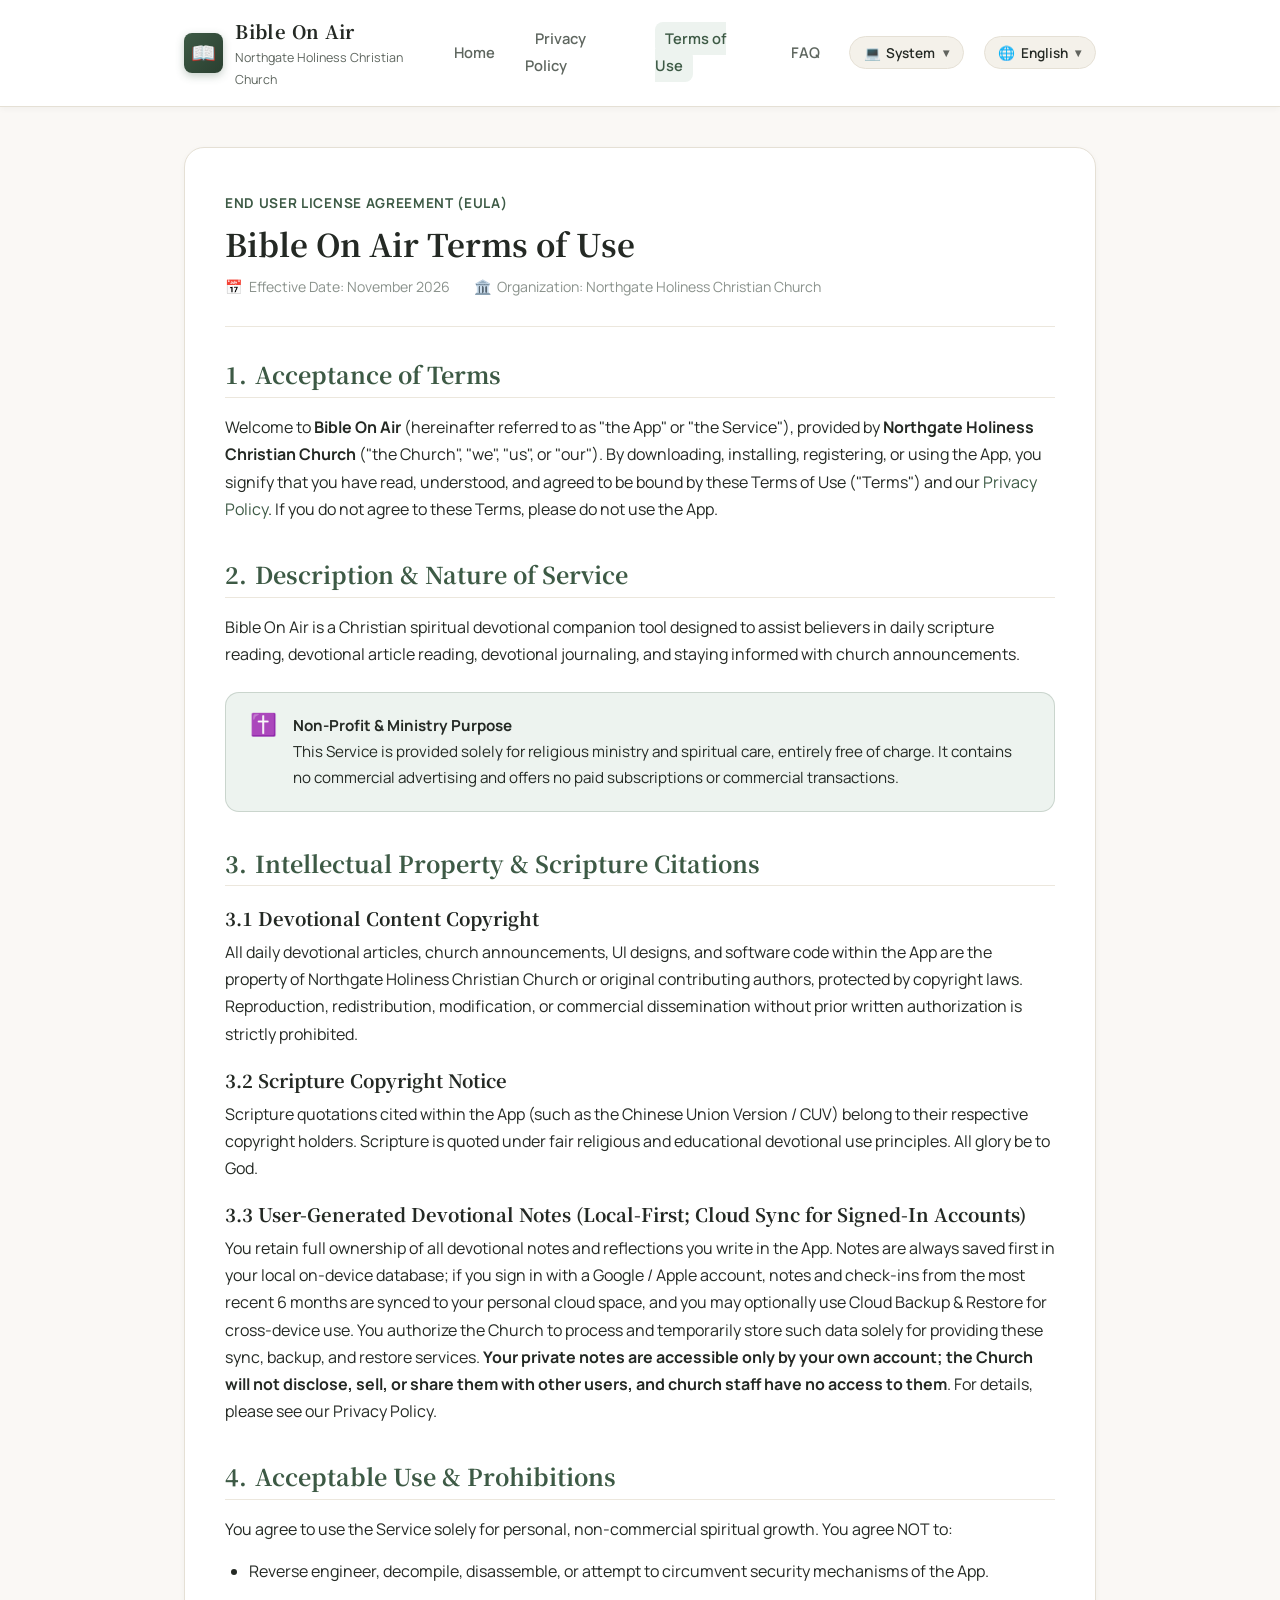
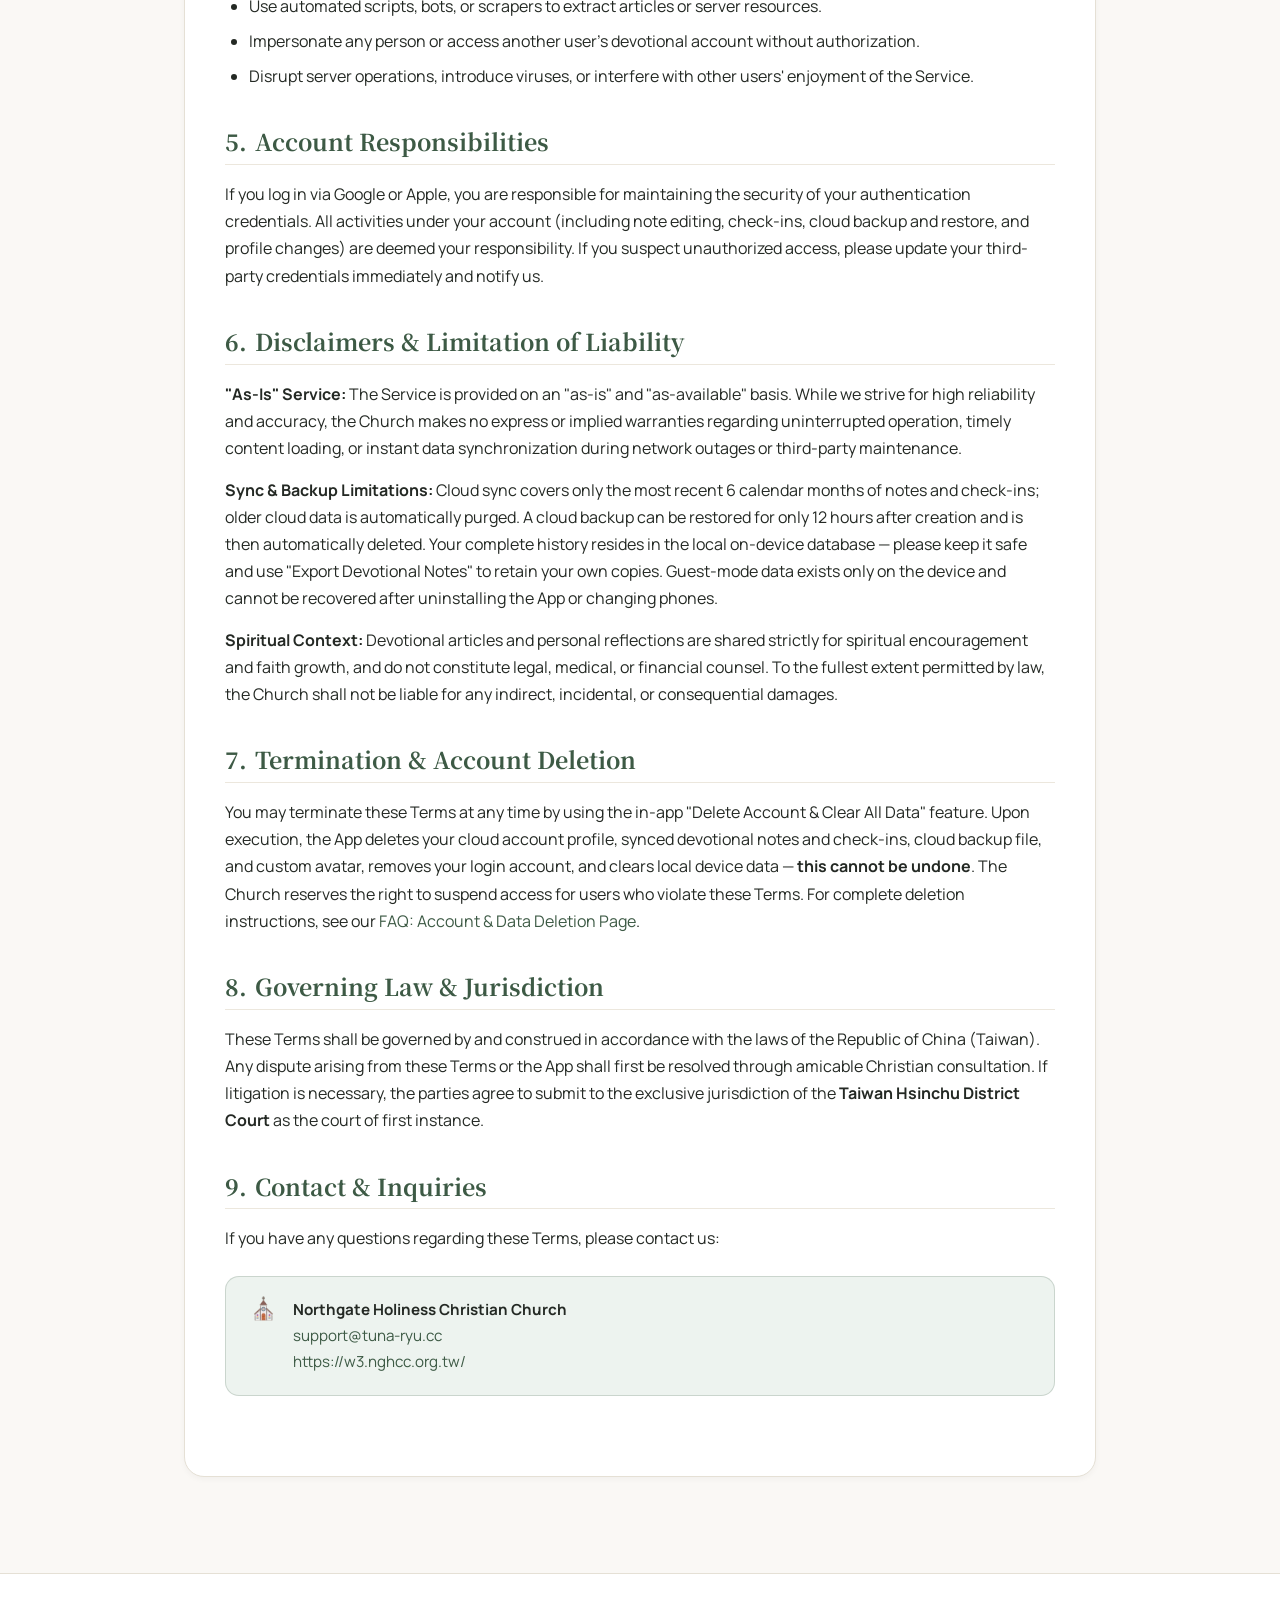
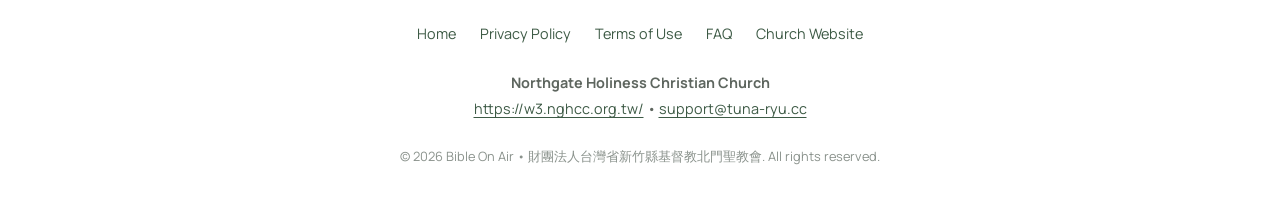
<file: docs/terms.html>
<!DOCTYPE html>
<html lang="zh-TW" data-lang="zh">
<head>
  <meta charset="UTF-8">
  <meta name="viewport" content="width=device-width, initial-scale=1.0">
  <title>服務條款 (Terms of Use / EULA) - Bible On Air | 新竹北門聖教會</title>
  <meta name="description" content="Bible On Air 服務條款與使用者授權合約 (EULA)：詳細說明財團法人台灣省新竹縣基督教北門聖教會之服務規範、智慧財產權與經文引用聲明。">
  <link rel="preconnect" href="https://fonts.googleapis.com">
  <link rel="preconnect" href="https://fonts.gstatic.com" crossorigin>
  <link href="https://fonts.googleapis.com/css2?family=Manrope:wght@400;500;600;700&family=Noto+Serif+TC:wght@500;600;700;900&display=swap" rel="stylesheet">
  <script src="script.js?v=2611071409"></script>
  <link rel="stylesheet" href="style.css?v=2611071409">
</head>
<body>

  <!-- Site Header Component -->
  <site-header></site-header>

  <!-- Main Container -->
  <main class="main-wrapper">
    <article class="doc-card">
      <div class="doc-header">
        <div class="doc-tag">
          <span class="lang-zh">使用者授權合約與條款</span>
          <span class="lang-en">End User License Agreement (EULA)</span>
        </div>
        <h1 class="doc-title">
          <span class="lang-zh">Bible On Air 服務條款</span>
          <span class="lang-en">Bible On Air Terms of Use</span>
        </h1>
        <div class="doc-meta">
          <span>📅 <span class="lang-zh">最後更新與生效日期：2026 年 11 月</span><span class="lang-en">Effective Date: November 2026</span></span>
          <span>🏛️ <span class="lang-zh">主辦單位：財團法人台灣省新竹縣基督教北門聖教會</span><span class="lang-en">Organization: Northgate Holiness Christian Church</span></span>
        </div>
      </div>

      <!-- Section 1: Agreement -->
      <section class="doc-section">
        <h2>
          <span>1.</span>
          <span class="lang-zh">同意條款</span>
          <span class="lang-en">Acceptance of Terms</span>
        </h2>
        <p>
          <span class="lang-zh">
            歡迎使用 <strong>Bible On Air</strong>（以下簡稱「本應用程式」或「本服務」）。本服務由 <strong>財團法人台灣省新竹縣基督教北門聖教會</strong>（以下簡稱「本教會」、「我們」）所提供。當您下載、安裝、註冊或開始使用本應用程式時，即表示您已詳細閱讀、理解並完全同意遵守本服務條款（以下簡稱「本條款」）及我們的<a href="privacy.html">《隱私權政策》</a>。若您不同意本條款之任何部分，請勿使用本應用程式。
          </span>
          <span class="lang-en">
            Welcome to <strong>Bible On Air</strong> (hereinafter referred to as "the App" or "the Service"), provided by <strong>Northgate Holiness Christian Church</strong> ("the Church", "we", "us", or "our"). By downloading, installing, registering, or using the App, you signify that you have read, understood, and agreed to be bound by these Terms of Use ("Terms") and our <a href="privacy.html">Privacy Policy</a>. If you do not agree to these Terms, please do not use the App.
          </span>
        </p>
      </section>

      <!-- Section 2: Service Description -->
      <section class="doc-section">
        <h2>
          <span>2.</span>
          <span class="lang-zh">服務內容與性質</span>
          <span class="lang-en">Description &amp; Nature of Service</span>
        </h2>
        <p>
          <span class="lang-zh">
            Bible On Air 是一項基督教屬靈靈修輔助工具，旨在協助信徒進行每日經文閱讀、閱讀靈修文章、記錄個人心得筆記及掌握教會最新事工公告。
          </span>
          <span class="lang-en">
            Bible On Air is a Christian spiritual devotional companion tool designed to assist believers in daily scripture reading, devotional article reading, devotional journaling, and staying informed with church announcements.
          </span>
        </p>
        <div class="callout callout-info">
          <div class="callout-icon">✝️</div>
          <div>
            <strong>
              <span class="lang-zh">非營利與宣教宗旨</span>
              <span class="lang-en">Non-Profit &amp; Ministry Purpose</span>
            </strong><br>
            <span class="lang-zh">
              本服務純屬宗教宣教與心靈牧養性質，完全免費提供。本應用程式不包含任何商業廣告，亦不提供任何收費訂閱或商業付費服務。
            </span>
            <span class="lang-en">
              This Service is provided solely for religious ministry and spiritual care, entirely free of charge. It contains no commercial advertising and offers no paid subscriptions or commercial transactions.
            </span>
          </div>
        </div>
      </section>

      <!-- Section 3: Intellectual Property -->
      <section class="doc-section">
        <h2>
          <span>3.</span>
          <span class="lang-zh">智慧財產權與經文引用聲明</span>
          <span class="lang-en">Intellectual Property &amp; Scripture Citations</span>
        </h2>
        <h3>
          <span class="lang-zh">3.1 教會內容與靈修信息著作權</span>
          <span class="lang-en">3.1 Devotional Content Copyright</span>
        </h3>
        <p>
          <span class="lang-zh">
            本應用程式內所提供之每日靈修文章、教會公告、介面圖文與軟體程式碼，除另有註明外，均為財團法人台灣省新竹縣基督教北門聖教會或其原作者所有，受中華民國著作權法及國際著作權協約保護。未經本教會事前書面授權，不得以任何形式進行擅自重製、改作、散布、商業發行或公開播送。
          </span>
          <span class="lang-en">
            All daily devotional articles, church announcements, UI designs, and software code within the App are the property of Northgate Holiness Christian Church or original contributing authors, protected by copyright laws. Reproduction, redistribution, modification, or commercial dissemination without prior written authorization is strictly prohibited.
          </span>
        </p>

        <h3>
          <span class="lang-zh">3.2 聖經經文版權聲明</span>
          <span class="lang-en">3.2 Scripture Copyright Notice</span>
        </h3>
        <p>
          <span class="lang-zh">
            本應用程式內引用之聖經經文（如和合本聖經 Chinese Union Version 等），其經文著作權均歸屬原版權所有單位。經文之引用遵循宗教與靈修教育合理使用原則，所有經文榮耀歸於神。
          </span>
          <span class="lang-en">
            Scripture quotations cited within the App (such as the Chinese Union Version / CUV) belong to their respective copyright holders. Scripture is quoted under fair religious and educational devotional use principles. All glory be to God.
          </span>
        </p>

        <h3>
          <span class="lang-zh">3.3 使用者心得筆記之所有權（本機優先；登入帳號可雲端同步）</span>
          <span class="lang-en">3.3 User-Generated Devotional Notes (Local-First; Cloud Sync for Signed-In Accounts)</span>
        </h3>
        <p>
          <span class="lang-zh">
            您在本應用程式中所撰寫的靈修心得與靈修筆記，其著作權完全歸屬於您個人所有。筆記一律先儲存於您個人手機之本機資料庫；若您以 Google / Apple 正式帳號登入，最近 6 個月內之筆記與打卡紀錄會同步至您個人專屬之雲端空間，並可選用雲端備份與還原功能，以便跨裝置使用。您授權本教會僅為提供上述同步、備份與還原服務之目的，處理並暫存該等資料。<strong>您的私人筆記僅限您本人帳號存取，本教會不會公開、販售或與其他使用者分享，同工亦無權查看</strong>。詳細資料處理方式請參閱《隱私權政策》。
          </span>
          <span class="lang-en">
            You retain full ownership of all devotional notes and reflections you write in the App. Notes are always saved first in your local on-device database; if you sign in with a Google / Apple account, notes and check-ins from the most recent 6 months are synced to your personal cloud space, and you may optionally use Cloud Backup &amp; Restore for cross-device use. You authorize the Church to process and temporarily store such data solely for providing these sync, backup, and restore services. <strong>Your private notes are accessible only by your own account; the Church will not disclose, sell, or share them with other users, and church staff have no access to them</strong>. For details, please see our Privacy Policy.
          </span>
        </p>
      </section>

      <!-- Section 4: Acceptable Use -->
      <section class="doc-section">
        <h2>
          <span>4.</span>
          <span class="lang-zh">使用規範與禁止行為</span>
          <span class="lang-en">Acceptable Use &amp; Prohibitions</span>
        </h2>
        <p>
          <span class="lang-zh">您同意僅在個人靈修研讀之合法非商業範圍內使用本服務。您不得從事以下行為：</span>
          <span class="lang-en">You agree to use the Service solely for personal, non-commercial spiritual growth. You agree NOT to:</span>
        </p>
        <ul>
          <li>
            <span class="lang-zh">對本應用程式進行逆向工程、反編譯、拆解原始碼或企圖破壞其安全性。</span>
            <span class="lang-en">Reverse engineer, decompile, disassemble, or attempt to circumvent security mechanisms of the App.</span>
          </li>
          <li>
            <span class="lang-zh">使用自動化機器人（Crawler / Bot / Scraper）大量爬取本服務文章或伺服器資源。</span>
            <span class="lang-en">Use automated scripts, bots, or scrapers to extract articles or server resources.</span>
          </li>
          <li>
            <span class="lang-zh">假冒他人或未經授權存取他人的靈修帳號或資料。</span>
            <span class="lang-en">Impersonate any person or access another user's devotional account without authorization.</span>
          </li>
          <li>
            <span class="lang-zh">干擾、破壞伺服器網路連線，或以任何方式影響其他會友正常使用。</span>
            <span class="lang-en">Disrupt server operations, introduce viruses, or interfere with other users' enjoyment of the Service.</span>
          </li>
        </ul>
      </section>

      <!-- Section 5: Account & Security -->
      <section class="doc-section">
        <h2>
          <span>5.</span>
          <span class="lang-zh">帳號保管義務</span>
          <span class="lang-en">Account Responsibilities</span>
        </h2>
        <p>
          <span class="lang-zh">
            若您使用 Google 或 Apple 帳號登入，您應妥善保管第三方帳號之密碼與安全認證機制。所有於您帳號下進行之操作（包括心得編輯、打卡、雲端備份與還原及個人檔案變更），均視為您本人之行為。若您發現帳號遭未經授權使用，請立即向相關登入提供者更換密碼並通知本教會。
          </span>
          <span class="lang-en">
            If you log in via Google or Apple, you are responsible for maintaining the security of your authentication credentials. All activities under your account (including note editing, check-ins, cloud backup and restore, and profile changes) are deemed your responsibility. If you suspect unauthorized access, please update your third-party credentials immediately and notify us.
          </span>
        </p>
      </section>

      <!-- Section 6: Disclaimers -->
      <section class="doc-section">
        <h2>
          <span>6.</span>
          <span class="lang-zh">免責聲明與責任限制</span>
          <span class="lang-en">Disclaimers &amp; Limitation of Liability</span>
        </h2>
        <p>
          <span class="lang-zh">
            <strong>服務現況提供：</strong>本服務依「現狀」（As-Is）及「現有技術水準」提供。本教會雖盡最大努力維持系統穩定與資訊正確，但對於因網路通訊斷線、第三方雲端基礎設施維護、不可抗力天然災害等所導致之服務中斷、內容載入延遲或資料同步延遲，本教會不負任何明示或默示之保證責任。
          </span>
          <span class="lang-en">
            <strong>"As-Is" Service:</strong> The Service is provided on an "as-is" and "as-available" basis. While we strive for high reliability and accuracy, the Church makes no express or implied warranties regarding uninterrupted operation, timely content loading, or instant data synchronization during network outages or third-party maintenance.
          </span>
        </p>
        <p>
          <span class="lang-zh">
            <strong>同步與備份之限制：</strong>雲端同步僅涵蓋最近 6 個日曆月之心得與打卡，超過期間之雲端資料將自動清除；雲端備份檔自建立起僅 12 小時內可供還原，逾期將由系統自動刪除。您的完整歷史資料以手機本機資料庫為準，請自行妥善保管並善用「匯出讀經心得」功能留存副本。訪客模式之資料僅存於本機，解除安裝 App 或更換手機後將無法復原。
          </span>
          <span class="lang-en">
            <strong>Sync &amp; Backup Limitations:</strong> Cloud sync covers only the most recent 6 calendar months of notes and check-ins; older cloud data is automatically purged. A cloud backup can be restored for only 12 hours after creation and is then automatically deleted. Your complete history resides in the local on-device database — please keep it safe and use "Export Devotional Notes" to retain your own copies. Guest-mode data exists only on the device and cannot be recovered after uninstalling the App or changing phones.
          </span>
        </p>
        <p>
          <span class="lang-zh">
            <strong>靈修性質免責：</strong>本服務之靈修文章與心得分享純屬宗教信仰勸勉與靈修分享，非屬法律、醫療或專業財務建議。在中華民國法律允許的最大範圍內，本教會不對任何衍生、間接或附隨損害承擔賠償責任。
          </span>
          <span class="lang-en">
            <strong>Spiritual Context:</strong> Devotional articles and personal reflections are shared strictly for spiritual encouragement and faith growth, and do not constitute legal, medical, or financial counsel. To the fullest extent permitted by law, the Church shall not be liable for any indirect, incidental, or consequential damages.
          </span>
        </p>
      </section>

      <!-- Section 7: Termination & Account Deletion -->
      <section class="doc-section">
        <h2>
          <span>7.</span>
          <span class="lang-zh">服務終止與帳號刪除</span>
          <span class="lang-en">Termination &amp; Account Deletion</span>
        </h2>
        <p>
          <span class="lang-zh">
            您得隨時透過 App 內「個人檔案」執行「刪除帳號並清除所有資料」來終止本服務的使用。執行後，系統將刪除您的雲端帳號檔案、已同步之靈修心得與打卡紀錄、雲端備份檔及自訂頭像，並註銷登入帳號與清空手機本機資料，且<strong>無法復原</strong>。若使用者有違反本條款之重大情事，本教會保留暫停或終止其存取權利。詳細帳號刪除指引請參閱<a href="faq.html#account-deletion">常見問題之帳號與資料刪除指引</a>。
          </span>
          <span class="lang-en">
            You may terminate these Terms at any time by using the in-app "Delete Account &amp; Clear All Data" feature. Upon execution, the App deletes your cloud account profile, synced devotional notes and check-ins, cloud backup file, and custom avatar, removes your login account, and clears local device data — <strong>this cannot be undone</strong>. The Church reserves the right to suspend access for users who violate these Terms. For complete deletion instructions, see our <a href="faq.html#account-deletion">FAQ: Account &amp; Data Deletion Page</a>.
          </span>
        </p>
      </section>

      <!-- Section 8: Governing Law -->
      <section class="doc-section">
        <h2>
          <span>8.</span>
          <span class="lang-zh">準據法與管轄法院</span>
          <span class="lang-en">Governing Law &amp; Jurisdiction</span>
        </h2>
        <p>
          <span class="lang-zh">
            本條款之解釋、效力及履行均以中華民國法律為準據法。凡因本條款或使用本服務所生之任何爭議，雙方應先秉持基督徒合一精神友好協商；如協商未果而涉訟，雙方同意以<strong>臺灣新竹地方法院</strong>為第一審管轄法院。
          </span>
          <span class="lang-en">
            These Terms shall be governed by and construed in accordance with the laws of the Republic of China (Taiwan). Any dispute arising from these Terms or the App shall first be resolved through amicable Christian consultation. If litigation is necessary, the parties agree to submit to the exclusive jurisdiction of the <strong>Taiwan Hsinchu District Court</strong> as the court of first instance.
          </span>
        </p>
      </section>

      <!-- Section 9: Inquiries -->
      <section class="doc-section">
        <h2>
          <span>9.</span>
          <span class="lang-zh">諮詢與聯繫管道</span>
          <span class="lang-en">Contact &amp; Inquiries</span>
        </h2>
        <p>
          <span class="lang-zh">若您對本服務條款有任何疑問，歡迎隨時與我們聯繫：</span>
          <span class="lang-en">If you have any questions regarding these Terms, please contact us:</span>
        </p>
        <div class="callout callout-info">
          <div class="callout-icon">⛪</div>
          <div>
            <strong>
              <span class="lang-zh">財團法人台灣省新竹縣基督教北門聖教會</span>
              <span class="lang-en">Northgate Holiness Christian Church</span>
            </strong><br>
            <span class="lang-zh">支援信箱：</span><a href="mailto:support@tuna-ryu.cc">support@tuna-ryu.cc</a><br>
            <span class="lang-zh">教會網址：</span><a href="https://w3.nghcc.org.tw/" target="_blank" rel="noopener noreferrer">https://w3.nghcc.org.tw/</a>
          </div>
        </div>
      </section>
    </article>
  </main>

  <!-- Site Footer -->
  <footer class="site-footer">
    <div class="footer-container">
      <nav class="footer-nav">
        <a href="index.html">
          <span class="lang-zh">首頁</span>
          <span class="lang-en">Home</span>
        </a>
        <a href="privacy.html">
          <span class="lang-zh">隱私權政策</span>
          <span class="lang-en">Privacy Policy</span>
        </a>
        <a href="terms.html">
          <span class="lang-zh">服務條款</span>
          <span class="lang-en">Terms of Use</span>
        </a>
        <a href="faq.html">
          <span class="lang-zh">常見問題</span>
          <span class="lang-en">FAQ</span>
        </a>
        <a href="https://w3.nghcc.org.tw/" target="_blank" rel="noopener noreferrer">
          <span class="lang-zh">教會官方網站</span>
          <span class="lang-en">Church Website</span>
        </a>
      </nav>

      <div class="footer-church-info">
        <strong>
          <span class="lang-zh">財團法人台灣省新竹縣基督教北門聖教會</span>
          <span class="lang-en">Northgate Holiness Christian Church</span>
        </strong><br>
        <span class="lang-zh">官方網站：</span><a href="https://w3.nghcc.org.tw/" target="_blank" rel="noopener noreferrer">https://w3.nghcc.org.tw/</a> &bull;
        <span class="lang-zh">技術支援與問題諮詢：</span><a href="mailto:support@tuna-ryu.cc">support@tuna-ryu.cc</a>
      </div>

      <div class="footer-copy">
        &copy; 2026 Bible On Air &bull; 財團法人台灣省新竹縣基督教北門聖教會. All rights reserved.
      </div>
    </div>
  </footer>
</body>
</html>
</file>
<file: style.css>
:root, [data-theme="light"] {
  color-scheme: light;
  --font-serif: "Noto Serif TC", "Songti TC", "Source Han Serif TC", Georgia, serif;
  --font-sans: "Manrope", -apple-system, BlinkMacSystemFont, "Segoe UI", Roboto, "Helvetica Neue", Arial, sans-serif;

  --color-primary: #3d5a45;
  --color-primary-dark: #2a3f30;
  --color-primary-light: #52745d;
  --color-primary-subtle: #edf3ef;

  --color-accent: #c48a47;
  --color-accent-subtle: #fbf5ec;

  --bg-page: #faf8f5;
  --bg-card: #ffffff;
  --bg-card-subtle: #f4f1ea;
  --border-color: #e5e0d5;
  --border-light: #ece7dd;

  --text-main: #242924;
  --text-muted: #5e665f;
  --text-subtle: #8a928c;
  --text-on-primary: #ffffff;

  --color-danger: #c53929;
  --color-danger-subtle: #fdf2f0;

  --shadow-sm: 0 2px 6px rgba(0, 0, 0, 0.04);
  --shadow-md: 0 6px 18px rgba(61, 90, 69, 0.07);
  --shadow-lg: 0 12px 30px rgba(61, 90, 69, 0.12);

  --radius-sm: 8px;
  --radius-md: 14px;
  --radius-lg: 20px;
  --radius-full: 9999px;

  --container-width: 960px;
}

[data-theme="dark"] {
  color-scheme: dark;
  --bg-page: #151a17;
  --bg-card: #1f2621;
  --bg-card-subtle: #27302a;
  --border-color: #313c34;
  --border-light: #2c362f;

  --text-main: #edebe6;
  --text-muted: #b0b8b2;
  --text-subtle: #79827b;

  --color-primary: #5c8466;
  --color-primary-dark: #44664d;
  --color-primary-light: #7ca887;
  --color-primary-subtle: #243228;

  --color-accent: #dca05b;
  --color-accent-subtle: #34281a;

  --color-danger: #e25c4d;
  --color-danger-subtle: #361f1c;

  --shadow-sm: 0 2px 6px rgba(0, 0, 0, 0.3);
  --shadow-md: 0 6px 18px rgba(0, 0, 0, 0.4);
  --shadow-lg: 0 12px 30px rgba(0, 0, 0, 0.5);
}

@media (prefers-color-scheme: dark) {
  :root:not([data-theme="light"]) {
    color-scheme: dark;
    --bg-page: #151a17;
    --bg-card: #1f2621;
    --bg-card-subtle: #27302a;
    --border-color: #313c34;
    --border-light: #2c362f;

    --text-main: #edebe6;
    --text-muted: #b0b8b2;
    --text-subtle: #79827b;

    --color-primary: #5c8466;
    --color-primary-dark: #44664d;
    --color-primary-light: #7ca887;
    --color-primary-subtle: #243228;

    --color-accent: #dca05b;
    --color-accent-subtle: #34281a;

    --color-danger: #e25c4d;
    --color-danger-subtle: #361f1c;

    --shadow-sm: 0 2px 6px rgba(0, 0, 0, 0.3);
    --shadow-md: 0 6px 18px rgba(0, 0, 0, 0.4);
    --shadow-lg: 0 12px 30px rgba(0, 0, 0, 0.5);
  }
}

* {
  box-sizing: border-box;
  margin: 0;
  padding: 0;
}

html {
  font-size: 16px;
  scroll-behavior: smooth;
}

body {
  font-family: var(--font-sans);
  background-color: var(--bg-page);
  color: var(--text-main);
  line-height: 1.7;
  -webkit-font-smoothing: antialiased;
  min-height: 100vh;
  display: flex;
  flex-direction: column;
}

h1, h2, h3, h4, .brand-title, .serif-font {
  font-family: var(--font-serif);
  font-weight: 700;
  color: var(--text-main);
  line-height: 1.35;
}

a {
  color: var(--color-primary);
  text-decoration: none;
  transition: color 0.2s ease, opacity 0.2s ease;
}

a:hover {
  color: var(--color-primary-light);
}

/* ==================== Header & Navigation ==================== */
.site-header {
  background: var(--bg-card);
  border-bottom: 1px solid var(--border-color);
  position: sticky;
  top: 0;
  z-index: 100;
  box-shadow: var(--shadow-sm);
}

.header-container {
  max-width: var(--container-width);
  margin: 0 auto;
  padding: 1rem 1.5rem;
  display: flex;
  justify-content: space-between;
  align-items: center;
}

.brand-wrapper {
  display: flex;
  align-items: center;
  gap: 0.75rem;
  text-decoration: none;
  color: inherit;
}

.brand-logo-icon {
  width: 40px;
  height: 40px;
  border-radius: var(--radius-sm);
  background: linear-gradient(135deg, var(--color-primary), var(--color-primary-dark));
  display: flex;
  align-items: center;
  justify-content: center;
  color: #ffffff;
  font-size: 1.25rem;
  box-shadow: 0 3px 8px rgba(61, 90, 69, 0.3);
}

.brand-meta {
  display: flex;
  flex-direction: column;
}

.brand-name {
  font-family: var(--font-serif);
  font-size: 1.15rem;
  font-weight: 700;
  color: var(--text-main);
  letter-spacing: 0.02em;
}

.brand-sub {
  font-size: 0.78rem;
  color: var(--text-muted);
}

.nav-links {
  display: flex;
  align-items: center;
  gap: 1.25rem;
  list-style: none;
}

.nav-link {
  font-size: 0.92rem;
  font-weight: 600;
  color: var(--text-muted);
  padding: 0.4rem 0.6rem;
  border-radius: var(--radius-sm);
  transition: all 0.2s ease;
}

.nav-link:hover, .nav-link.active {
  color: var(--color-primary);
  background: var(--color-primary-subtle);
}

.lang-switch-btn,
.theme-switch-btn {
  display: inline-flex;
  align-items: center;
  gap: 0.35rem;
  background: var(--bg-card-subtle);
  border: 1px solid var(--border-color);
  color: var(--text-main);
  font-family: var(--font-sans);
  font-size: 0.85rem;
  font-weight: 600;
  padding: 0.4rem 0.85rem;
  border-radius: var(--radius-full);
  cursor: pointer;
  transition: all 0.2s ease;
  user-select: none;
}

.lang-switch-btn:hover,
.theme-switch-btn:hover {
  background: var(--color-primary-subtle);
  color: var(--color-primary);
  border-color: var(--color-primary);
}

/* ==================== Theme Dropdown Menu ==================== */
.theme-dropdown-container {
  position: relative;
  display: inline-flex;
}

.dropdown-arrow {
  font-size: 0.72rem;
  margin-left: 2px;
  opacity: 0.7;
  transition: transform 0.2s ease;
  display: inline-block;
}

.theme-dropdown-container.open .dropdown-arrow {
  transform: rotate(180deg);
}

.theme-dropdown-menu {
  position: absolute;
  top: calc(100% + 8px);
  right: 0;
  min-width: 175px;
  background: var(--bg-card);
  border: 1px solid var(--border-color);
  border-radius: var(--radius-md);
  box-shadow: var(--shadow-lg);
  padding: 6px;
  display: none;
  flex-direction: column;
  gap: 3px;
  z-index: 1000;
  transform-origin: top right;
  animation: dropdownFadeIn 0.18s cubic-bezier(0.16, 1, 0.3, 1);
}

@keyframes dropdownFadeIn {
  from {
    opacity: 0;
    transform: scale(0.95) translateY(-4px);
  }
  to {
    opacity: 1;
    transform: scale(1) translateY(0);
  }
}

.theme-dropdown-container.open .theme-dropdown-menu {
  display: flex;
}

.theme-menu-item {
  display: flex;
  align-items: center;
  justify-content: space-between;
  gap: 10px;
  width: 100%;
  padding: 8px 12px;
  background: transparent;
  border: none;
  border-radius: var(--radius-sm);
  font-family: var(--font-sans);
  font-size: 0.88rem;
  font-weight: 500;
  color: var(--text-main);
  text-align: left;
  cursor: pointer;
  transition: all 0.15s ease;
}

.theme-menu-item:hover {
  background: var(--bg-card-subtle);
  color: var(--color-primary);
}

.theme-menu-item.active {
  font-weight: 700;
  color: var(--color-primary);
  background: var(--color-primary-subtle);
}

.theme-menu-item-left {
  display: inline-flex;
  align-items: center;
  gap: 8px;
}

.theme-menu-item .menu-check {
  font-size: 0.85rem;
  color: var(--color-primary);
  font-weight: 700;
  opacity: 0;
}

.theme-menu-item.active .menu-check {
  opacity: 1;
}

/* ==================== Main Container ==================== */
.main-wrapper {
  flex: 1;
  max-width: var(--container-width);
  margin: 0 auto;
  width: 100%;
  padding: 2.5rem 1.5rem 4rem 1.5rem;
}

/* ==================== Hero Banner ==================== */
.hero-card {
  background: linear-gradient(135deg, var(--bg-card) 0%, var(--bg-card-subtle) 100%);
  border: 1px solid var(--border-color);
  border-radius: var(--radius-lg);
  padding: 3rem 2.5rem;
  margin-bottom: 2.5rem;
  box-shadow: var(--shadow-md);
  text-align: center;
  position: relative;
  overflow: hidden;
}

.hero-badge {
  display: inline-flex;
  align-items: center;
  gap: 0.4rem;
  background: var(--color-primary-subtle);
  color: var(--color-primary);
  font-size: 0.85rem;
  font-weight: 600;
  padding: 0.35rem 0.9rem;
  border-radius: var(--radius-full);
  margin-bottom: 1.25rem;
}

.hero-title {
  font-size: 2.25rem;
  margin-bottom: 0.75rem;
  letter-spacing: -0.01em;
}

.hero-subtitle {
  font-size: 1.1rem;
  color: var(--text-muted);
  max-width: 680px;
  margin: 0 auto 1.75rem auto;
}

.hero-actions {
  display: flex;
  justify-content: center;
  gap: 1rem;
  flex-wrap: wrap;
}

.btn {
  display: inline-flex;
  align-items: center;
  gap: 0.5rem;
  padding: 0.7rem 1.4rem;
  font-size: 0.95rem;
  font-weight: 600;
  border-radius: var(--radius-full);
  cursor: pointer;
  transition: all 0.25s ease;
  border: none;
}

.btn-primary {
  background: var(--color-primary);
  color: #ffffff;
  box-shadow: 0 4px 12px rgba(61, 90, 69, 0.25);
}

.btn-primary:hover {
  background: var(--color-primary-dark);
  color: #ffffff;
  transform: translateY(-1px);
}

.btn-outline {
  background: transparent;
  color: var(--text-main);
  border: 1px solid var(--border-color);
}

.btn-outline:hover {
  background: var(--bg-card-subtle);
  border-color: var(--text-muted);
  color: var(--text-main);
}

/* ==================== Content Cards & Articles ==================== */
.doc-card {
  background: var(--bg-card);
  border: 1px solid var(--border-color);
  border-radius: var(--radius-lg);
  padding: 2.75rem 2.5rem;
  box-shadow: var(--shadow-sm);
  margin-bottom: 2rem;
}

.doc-header {
  border-bottom: 1px solid var(--border-light);
  padding-bottom: 1.75rem;
  margin-bottom: 2rem;
}

.doc-tag {
  color: var(--color-primary);
  font-weight: 700;
  font-size: 0.85rem;
  letter-spacing: 0.05em;
  text-transform: uppercase;
  margin-bottom: 0.5rem;
}

.doc-title {
  font-size: 1.95rem;
  margin-bottom: 0.6rem;
}

.doc-meta {
  display: flex;
  gap: 1.5rem;
  font-size: 0.88rem;
  color: var(--text-subtle);
  flex-wrap: wrap;
}

.doc-meta span {
  display: inline-flex;
  align-items: center;
  gap: 0.35rem;
}

/* Section styling */
.doc-section {
  margin-bottom: 2.25rem;
}

.doc-section h2 {
  font-size: 1.45rem;
  margin-bottom: 1rem;
  padding-bottom: 0.4rem;
  border-bottom: 1px solid var(--border-light);
  color: var(--color-primary);
  display: flex;
  align-items: center;
  gap: 0.5rem;
}

.doc-section h3 {
  font-size: 1.15rem;
  margin: 1.25rem 0 0.5rem 0;
  color: var(--text-main);
}

.doc-section p {
  margin-bottom: 0.9rem;
  color: var(--text-main);
  font-size: 1rem;
}

.doc-section ul, .doc-section ol {
  margin-left: 1.5rem;
  margin-bottom: 1rem;
  color: var(--text-main);
}

.doc-section li {
  margin-bottom: 0.5rem;
}

/* Callout Box */
.callout {
  padding: 1.25rem 1.5rem;
  border-radius: var(--radius-md);
  margin: 1.5rem 0;
  font-size: 0.95rem;
  display: flex;
  gap: 1rem;
  align-items: flex-start;
}

.callout-info {
  background: var(--color-primary-subtle);
  border: 1px solid rgba(61, 90, 69, 0.2);
  color: var(--text-main);
}

.callout-warning {
  background: var(--color-accent-subtle);
  border: 1px solid rgba(196, 138, 71, 0.3);
  color: var(--text-main);
}

.callout-danger {
  background: var(--color-danger-subtle);
  border: 1px solid rgba(197, 57, 41, 0.25);
  color: var(--text-main);
}

.callout-icon {
  font-size: 1.35rem;
  line-height: 1;
}

/* Table styling */
.data-table-wrapper {
  overflow-x: auto;
  margin: 1.5rem 0;
  border-radius: var(--radius-sm);
  border: 1px solid var(--border-color);
}

.data-table {
  width: 100%;
  border-collapse: collapse;
  text-align: left;
  font-size: 0.92rem;
}

.data-table th, .data-table td {
  padding: 0.85rem 1rem;
  border-bottom: 1px solid var(--border-light);
}

.data-table th {
  background: var(--bg-card-subtle);
  font-weight: 700;
  color: var(--text-main);
}

.data-table tr:last-child td {
  border-bottom: none;
}

/* ==================== Grid for Portal ==================== */
.grid-cards {
  display: grid;
  grid-template-columns: repeat(auto-fit, minmax(280px, 1fr));
  gap: 1.5rem;
  margin: 2rem 0;
}

.card-item {
  background: var(--bg-card);
  border: 1px solid var(--border-color);
  border-radius: var(--radius-md);
  padding: 1.75rem;
  display: flex;
  flex-direction: column;
  justify-content: space-between;
  box-shadow: var(--shadow-sm);
  transition: transform 0.2s ease, box-shadow 0.2s ease, border-color 0.2s ease;
}

.card-item:hover {
  transform: translateY(-3px);
  box-shadow: var(--shadow-md);
  border-color: var(--color-primary-light);
}

.card-icon {
  width: 48px;
  height: 48px;
  border-radius: var(--radius-sm);
  background: var(--color-primary-subtle);
  color: var(--color-primary);
  display: flex;
  align-items: center;
  justify-content: center;
  font-size: 1.5rem;
  margin-bottom: 1.25rem;
}

.card-item h3 {
  font-size: 1.25rem;
  margin-bottom: 0.5rem;
}

.card-item p {
  color: var(--text-muted);
  font-size: 0.92rem;
  line-height: 1.6;
  margin-bottom: 1.25rem;
}

.card-link {
  font-weight: 700;
  font-size: 0.92rem;
  display: inline-flex;
  align-items: center;
  gap: 0.35rem;
}

/* ==================== Footer ==================== */
.site-footer {
  background: var(--bg-card);
  border-top: 1px solid var(--border-color);
  padding: 3rem 1.5rem;
  margin-top: auto;
}

.footer-container {
  max-width: var(--container-width);
  margin: 0 auto;
  display: flex;
  flex-direction: column;
  gap: 1.5rem;
  text-align: center;
}

.footer-nav {
  display: flex;
  justify-content: center;
  gap: 1.5rem;
  flex-wrap: wrap;
  font-size: 0.9rem;
}

.footer-church-info {
  font-size: 0.9rem;
  color: var(--text-muted);
  line-height: 1.8;
}

.footer-church-info a {
  text-decoration: underline;
  text-underline-offset: 3px;
}

.footer-copy {
  font-size: 0.8rem;
  color: var(--text-subtle);
}

/* ==================== Language Toggle Mechanism ==================== */
[data-lang="en"] .lang-zh {
  display: none !important;
}

[data-lang="zh"] .lang-en {
  display: none !important;
}

/* ==================== Responsive ==================== */
@media (max-width: 768px) {
  .header-container {
    flex-direction: column;
    gap: 1rem;
    align-items: stretch;
  }

  .nav-links {
    justify-content: center;
    flex-wrap: wrap;
    gap: 0.75rem;
  }

  .hero-card {
    padding: 2.25rem 1.5rem;
  }

  .hero-title {
    font-size: 1.85rem;
  }

  .doc-card {
    padding: 1.75rem 1.25rem;
  }

  .doc-title {
    font-size: 1.6rem;
  }
}
</file>
<file: docs/style.css>
:root, [data-theme="light"] {
  color-scheme: light;
  --font-serif: "Noto Serif TC", "Songti TC", "Source Han Serif TC", Georgia, serif;
  --font-sans: "Manrope", -apple-system, BlinkMacSystemFont, "Segoe UI", Roboto, "Helvetica Neue", Arial, sans-serif;

  --color-primary: #3d5a45;
  --color-primary-dark: #2a3f30;
  --color-primary-light: #52745d;
  --color-primary-subtle: #edf3ef;

  --color-accent: #c48a47;
  --color-accent-subtle: #fbf5ec;

  --bg-page: #faf8f5;
  --bg-card: #ffffff;
  --bg-card-subtle: #f4f1ea;
  --border-color: #e5e0d5;
  --border-light: #ece7dd;

  --text-main: #242924;
  --text-muted: #5e665f;
  --text-subtle: #8a928c;
  --text-on-primary: #ffffff;

  --color-danger: #c53929;
  --color-danger-subtle: #fdf2f0;

  --shadow-sm: 0 2px 6px rgba(0, 0, 0, 0.04);
  --shadow-md: 0 6px 18px rgba(61, 90, 69, 0.07);
  --shadow-lg: 0 12px 30px rgba(61, 90, 69, 0.12);

  --radius-sm: 8px;
  --radius-md: 14px;
  --radius-lg: 20px;
  --radius-full: 9999px;

  --container-width: 960px;
}

[data-theme="dark"] {
  color-scheme: dark;
  --bg-page: #151a17;
  --bg-card: #1f2621;
  --bg-card-subtle: #27302a;
  --border-color: #313c34;
  --border-light: #2c362f;

  --text-main: #edebe6;
  --text-muted: #b0b8b2;
  --text-subtle: #79827b;

  --color-primary: #5c8466;
  --color-primary-dark: #44664d;
  --color-primary-light: #7ca887;
  --color-primary-subtle: #243228;

  --color-accent: #dca05b;
  --color-accent-subtle: #34281a;

  --color-danger: #e25c4d;
  --color-danger-subtle: #361f1c;

  --shadow-sm: 0 2px 6px rgba(0, 0, 0, 0.3);
  --shadow-md: 0 6px 18px rgba(0, 0, 0, 0.4);
  --shadow-lg: 0 12px 30px rgba(0, 0, 0, 0.5);
}

@media (prefers-color-scheme: dark) {
  :root:not([data-theme="light"]) {
    color-scheme: dark;
    --bg-page: #151a17;
    --bg-card: #1f2621;
    --bg-card-subtle: #27302a;
    --border-color: #313c34;
    --border-light: #2c362f;

    --text-main: #edebe6;
    --text-muted: #b0b8b2;
    --text-subtle: #79827b;

    --color-primary: #5c8466;
    --color-primary-dark: #44664d;
    --color-primary-light: #7ca887;
    --color-primary-subtle: #243228;

    --color-accent: #dca05b;
    --color-accent-subtle: #34281a;

    --color-danger: #e25c4d;
    --color-danger-subtle: #361f1c;

    --shadow-sm: 0 2px 6px rgba(0, 0, 0, 0.3);
    --shadow-md: 0 6px 18px rgba(0, 0, 0, 0.4);
    --shadow-lg: 0 12px 30px rgba(0, 0, 0, 0.5);
  }
}

* {
  box-sizing: border-box;
  margin: 0;
  padding: 0;
}

html {
  font-size: 16px;
  scroll-behavior: smooth;
}

body {
  font-family: var(--font-sans);
  background-color: var(--bg-page);
  color: var(--text-main);
  line-height: 1.7;
  -webkit-font-smoothing: antialiased;
  min-height: 100vh;
  display: flex;
  flex-direction: column;
}

h1, h2, h3, h4, .brand-title, .serif-font {
  font-family: var(--font-serif);
  font-weight: 700;
  color: var(--text-main);
  line-height: 1.35;
}

a {
  color: var(--color-primary);
  text-decoration: none;
  transition: color 0.2s ease, opacity 0.2s ease;
}

a:hover {
  color: var(--color-primary-light);
}

/* ==================== Header & Navigation ==================== */
site-header {
  display: contents;
}

.site-header {
  background: var(--bg-card);
  border-bottom: 1px solid var(--border-color);
  position: sticky;
  top: 0;
  z-index: 100;
  box-shadow: var(--shadow-sm);
}

.header-container {
  max-width: var(--container-width);
  margin: 0 auto;
  padding: 1rem 1.5rem;
  display: flex;
  justify-content: space-between;
  align-items: center;
}

.brand-wrapper {
  display: flex;
  align-items: center;
  gap: 0.75rem;
  text-decoration: none;
  color: inherit;
}

.brand-logo-icon {
  width: 40px;
  height: 40px;
  border-radius: var(--radius-sm);
  background: linear-gradient(135deg, var(--color-primary), var(--color-primary-dark));
  display: flex;
  align-items: center;
  justify-content: center;
  color: #ffffff;
  font-size: 1.25rem;
  box-shadow: 0 3px 8px rgba(61, 90, 69, 0.3);
}

.brand-meta {
  display: flex;
  flex-direction: column;
}

.brand-name {
  font-family: var(--font-serif);
  font-size: 1.15rem;
  font-weight: 700;
  color: var(--text-main);
  letter-spacing: 0.02em;
}

.brand-sub {
  font-size: 0.78rem;
  color: var(--text-muted);
}

.nav-links {
  display: flex;
  align-items: center;
  gap: 1.25rem;
  list-style: none;
}

.nav-link {
  font-size: 0.92rem;
  font-weight: 600;
  color: var(--text-muted);
  padding: 0.4rem 0.6rem;
  border-radius: var(--radius-sm);
  transition: all 0.2s ease;
}

.nav-link:hover, .nav-link.active {
  color: var(--color-primary);
  background: var(--color-primary-subtle);
}

.lang-switch-btn,
.theme-switch-btn {
  display: inline-flex;
  align-items: center;
  gap: 0.35rem;
  background: var(--bg-card-subtle);
  border: 1px solid var(--border-color);
  color: var(--text-main);
  font-family: var(--font-sans);
  font-size: 0.85rem;
  font-weight: 600;
  padding: 0.4rem 0.85rem;
  border-radius: var(--radius-full);
  cursor: pointer;
  transition: all 0.2s ease;
  user-select: none;
}

.lang-switch-btn:hover,
.theme-switch-btn:hover {
  background: var(--color-primary-subtle);
  color: var(--color-primary);
  border-color: var(--color-primary);
}

/* ==================== Theme & Language Dropdown Menu ==================== */
.theme-dropdown-container,
.lang-dropdown-container {
  position: relative;
  display: inline-flex;
}

.dropdown-arrow {
  font-size: 0.72rem;
  margin-left: 2px;
  opacity: 0.7;
  transition: transform 0.2s ease;
  display: inline-block;
}

.theme-dropdown-container.open .dropdown-arrow,
.lang-dropdown-container.open .dropdown-arrow {
  transform: rotate(180deg);
}

.theme-dropdown-menu,
.lang-dropdown-menu {
  position: absolute;
  top: calc(100% + 8px);
  right: 0;
  min-width: 160px;
  background: var(--bg-card);
  border: 1px solid var(--border-color);
  border-radius: var(--radius-md);
  box-shadow: var(--shadow-lg);
  padding: 6px;
  display: none;
  flex-direction: column;
  gap: 3px;
  z-index: 1000;
  transform-origin: top right;
  animation: dropdownFadeIn 0.18s cubic-bezier(0.16, 1, 0.3, 1);
}

@keyframes dropdownFadeIn {
  from {
    opacity: 0;
    transform: scale(0.95) translateY(-4px);
  }
  to {
    opacity: 1;
    transform: scale(1) translateY(0);
  }
}

.theme-dropdown-container.open .theme-dropdown-menu,
.lang-dropdown-container.open .lang-dropdown-menu {
  display: flex;
}

.theme-menu-item,
.lang-menu-item {
  display: flex;
  align-items: center;
  justify-content: space-between;
  gap: 10px;
  width: 100%;
  padding: 8px 12px;
  background: transparent;
  border: none;
  border-radius: var(--radius-sm);
  font-family: var(--font-sans);
  font-size: 0.88rem;
  font-weight: 500;
  color: var(--text-main);
  text-align: left;
  cursor: pointer;
  transition: all 0.15s ease;
}

.theme-menu-item:hover,
.lang-menu-item:hover {
  background: var(--bg-card-subtle);
  color: var(--color-primary);
}

.theme-menu-item.active,
.lang-menu-item.active {
  font-weight: 700;
  color: var(--color-primary);
  background: var(--color-primary-subtle);
}

.theme-menu-item-left,
.lang-menu-item-left {
  display: inline-flex;
  align-items: center;
  gap: 8px;
}

.theme-menu-item .menu-check,
.lang-menu-item .menu-check {
  font-size: 0.85rem;
  color: var(--color-primary);
  font-weight: 700;
  opacity: 0;
}

.theme-menu-item.active .menu-check,
.lang-menu-item.active .menu-check {
  opacity: 1;
}

/* ==================== Main Container ==================== */
.main-wrapper {
  flex: 1;
  max-width: var(--container-width);
  margin: 0 auto;
  width: 100%;
  padding: 2.5rem 1.5rem 4rem 1.5rem;
}

/* ==================== Hero Banner ==================== */
.hero-card {
  background: linear-gradient(135deg, var(--bg-card) 0%, var(--bg-card-subtle) 100%);
  border: 1px solid var(--border-color);
  border-radius: var(--radius-lg);
  padding: 3rem 2.5rem;
  margin-bottom: 2.5rem;
  box-shadow: var(--shadow-md);
  text-align: center;
  position: relative;
  overflow: hidden;
}

.hero-badge {
  display: inline-flex;
  align-items: center;
  gap: 0.4rem;
  background: var(--color-primary-subtle);
  color: var(--color-primary);
  font-size: 0.85rem;
  font-weight: 600;
  padding: 0.35rem 0.9rem;
  border-radius: var(--radius-full);
  margin-bottom: 1.25rem;
}

.hero-title {
  font-size: 2.25rem;
  margin-bottom: 0.75rem;
  letter-spacing: -0.01em;
}

.hero-subtitle {
  font-size: 1.1rem;
  color: var(--text-muted);
  max-width: 680px;
  margin: 0 auto 1.75rem auto;
}

.hero-actions {
  display: flex;
  justify-content: center;
  gap: 1rem;
  flex-wrap: wrap;
}

.btn {
  display: inline-flex;
  align-items: center;
  gap: 0.5rem;
  padding: 0.7rem 1.4rem;
  font-size: 0.95rem;
  font-weight: 600;
  border-radius: var(--radius-full);
  cursor: pointer;
  transition: all 0.25s ease;
  border: none;
}

.btn-primary {
  background: var(--color-primary);
  color: #ffffff;
  box-shadow: 0 4px 12px rgba(61, 90, 69, 0.25);
}

.btn-primary:hover {
  background: var(--color-primary-dark);
  color: #ffffff;
  transform: translateY(-1px);
}

.btn-outline {
  background: transparent;
  color: var(--text-main);
  border: 1px solid var(--border-color);
}

.btn-outline:hover {
  background: var(--bg-card-subtle);
  border-color: var(--text-muted);
  color: var(--text-main);
}

/* ==================== Content Cards & Articles ==================== */
.doc-card {
  background: var(--bg-card);
  border: 1px solid var(--border-color);
  border-radius: var(--radius-lg);
  padding: 2.75rem 2.5rem;
  box-shadow: var(--shadow-sm);
  margin-bottom: 2rem;
}

.doc-header {
  border-bottom: 1px solid var(--border-light);
  padding-bottom: 1.75rem;
  margin-bottom: 2rem;
}

.doc-tag {
  color: var(--color-primary);
  font-weight: 700;
  font-size: 0.85rem;
  letter-spacing: 0.05em;
  text-transform: uppercase;
  margin-bottom: 0.5rem;
}

.doc-title {
  font-size: 1.95rem;
  margin-bottom: 0.6rem;
}

.doc-meta {
  display: flex;
  gap: 1.5rem;
  font-size: 0.88rem;
  color: var(--text-subtle);
  flex-wrap: wrap;
}

.doc-meta span {
  display: inline-flex;
  align-items: center;
  gap: 0.35rem;
}

/* Section styling */
.doc-section {
  margin-bottom: 2.25rem;
}

.doc-section h2 {
  font-size: 1.45rem;
  margin-bottom: 1rem;
  padding-bottom: 0.4rem;
  border-bottom: 1px solid var(--border-light);
  color: var(--color-primary);
  display: flex;
  align-items: center;
  gap: 0.5rem;
}

.doc-section h3 {
  font-size: 1.15rem;
  margin: 1.25rem 0 0.5rem 0;
  color: var(--text-main);
}

.doc-section p {
  margin-bottom: 0.9rem;
  color: var(--text-main);
  font-size: 1rem;
}

.doc-section ul, .doc-section ol {
  margin-left: 1.5rem;
  margin-bottom: 1rem;
  color: var(--text-main);
}

.doc-section li {
  margin-bottom: 0.5rem;
}

/* Callout Box */
.callout {
  padding: 1.25rem 1.5rem;
  border-radius: var(--radius-md);
  margin: 1.5rem 0;
  font-size: 0.95rem;
  display: flex;
  gap: 1rem;
  align-items: flex-start;
}

.callout-info {
  background: var(--color-primary-subtle);
  border: 1px solid rgba(61, 90, 69, 0.2);
  color: var(--text-main);
}

.callout-warning {
  background: var(--color-accent-subtle);
  border: 1px solid rgba(196, 138, 71, 0.3);
  color: var(--text-main);
}

.callout-danger {
  background: var(--color-danger-subtle);
  border: 1px solid rgba(197, 57, 41, 0.25);
  color: var(--text-main);
}

.callout-icon {
  font-size: 1.35rem;
  line-height: 1;
}

/* Table styling */
.data-table-wrapper {
  overflow-x: auto;
  margin: 1.5rem 0;
  border-radius: var(--radius-sm);
  border: 1px solid var(--border-color);
}

.data-table {
  width: 100%;
  border-collapse: collapse;
  text-align: left;
  font-size: 0.92rem;
}

.data-table th, .data-table td {
  padding: 0.85rem 1rem;
  border-bottom: 1px solid var(--border-light);
}

.data-table th {
  background: var(--bg-card-subtle);
  font-weight: 700;
  color: var(--text-main);
}

.data-table tr:last-child td {
  border-bottom: none;
}

/* ==================== Grid for Portal ==================== */
.grid-cards {
  display: grid;
  grid-template-columns: repeat(auto-fit, minmax(280px, 1fr));
  gap: 1.5rem;
  margin: 2rem 0;
}

.card-item {
  background: var(--bg-card);
  border: 1px solid var(--border-color);
  border-radius: var(--radius-md);
  padding: 1.75rem;
  display: flex;
  flex-direction: column;
  justify-content: space-between;
  box-shadow: var(--shadow-sm);
  transition: transform 0.2s ease, box-shadow 0.2s ease, border-color 0.2s ease;
}

.card-item:hover {
  transform: translateY(-3px);
  box-shadow: var(--shadow-md);
  border-color: var(--color-primary-light);
}

.card-icon {
  width: 48px;
  height: 48px;
  border-radius: var(--radius-sm);
  background: var(--color-primary-subtle);
  color: var(--color-primary);
  display: flex;
  align-items: center;
  justify-content: center;
  font-size: 1.5rem;
  margin-bottom: 1.25rem;
}

.card-item h3 {
  font-size: 1.25rem;
  margin-bottom: 0.5rem;
}

.card-item p {
  color: var(--text-muted);
  font-size: 0.92rem;
  line-height: 1.6;
  margin-bottom: 1.25rem;
}

.card-link {
  font-weight: 700;
  font-size: 0.92rem;
  display: inline-flex;
  align-items: center;
  gap: 0.35rem;
}

/* ==================== Footer ==================== */
.site-footer {
  background: var(--bg-card);
  border-top: 1px solid var(--border-color);
  padding: 3rem 1.5rem;
  margin-top: auto;
}

.footer-container {
  max-width: var(--container-width);
  margin: 0 auto;
  display: flex;
  flex-direction: column;
  gap: 1.5rem;
  text-align: center;
}

.footer-nav {
  display: flex;
  justify-content: center;
  gap: 1.5rem;
  flex-wrap: wrap;
  font-size: 0.9rem;
}

.footer-church-info {
  font-size: 0.9rem;
  color: var(--text-muted);
  line-height: 1.8;
}

.footer-church-info a {
  text-decoration: underline;
  text-underline-offset: 3px;
}

.footer-copy {
  font-size: 0.8rem;
  color: var(--text-subtle);
}

/* ==================== Language Toggle Mechanism ==================== */
[data-lang="en"] .lang-zh {
  display: none !important;
}

[data-lang="zh"] .lang-en {
  display: none !important;
}

/* ==================== Responsive ==================== */
@media (max-width: 768px) {
  .header-container {
    flex-direction: column;
    gap: 1rem;
    align-items: stretch;
  }

  .nav-links {
    justify-content: center;
    flex-wrap: wrap;
    gap: 0.75rem;
  }

  .hero-card {
    padding: 2.25rem 1.5rem;
  }

  .hero-title {
    font-size: 1.85rem;
  }

  .doc-card {
    padding: 1.75rem 1.25rem;
  }

  .doc-title {
    font-size: 1.6rem;
  }
}
</file>
